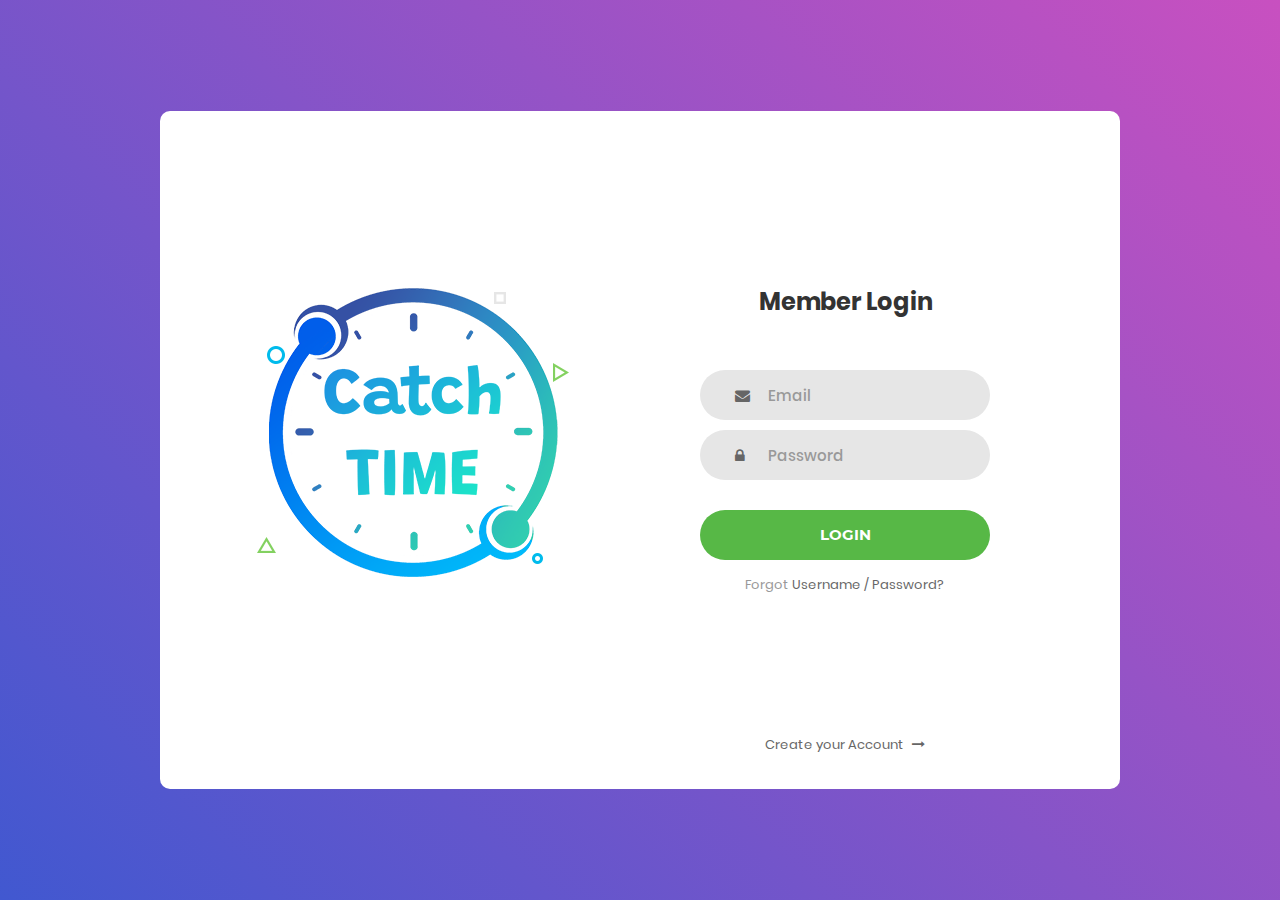
<file: Views/Login/Login.html>
<!DOCTYPE html>
<html lang="en">
<head>
	<title>Login Page</title>
	<meta charset="UTF-8">
	<meta name="viewport" content="width=device-width, initial-scale=1">
<!--===============================================================================================-->	
	<link rel="icon" type="image/png" href="images/icons/favicon.ico"/>
<!--===============================================================================================-->
	<link rel="stylesheet" type="text/css" href="vendor/bootstrap/css/bootstrap.min.css">
<!--===============================================================================================-->
	<link rel="stylesheet" type="text/css" href="fonts/font-awesome-4.7.0/css/font-awesome.min.css">
<!--===============================================================================================-->
	<link rel="stylesheet" type="text/css" href="vendor/animate/animate.css">
<!--===============================================================================================-->	
	<link rel="stylesheet" type="text/css" href="vendor/css-hamburgers/hamburgers.min.css">
<!--===============================================================================================-->
	<link rel="stylesheet" type="text/css" href="vendor/select2/select2.min.css">
<!--===============================================================================================-->
	<link rel="stylesheet" type="text/css" href="css/util.css">
	<link rel="stylesheet" type="text/css" href="css/main.css">
<!--===============================================================================================-->
</head>
<body>
	
	<div class="limiter">
		<div class="container-login100">
			<div class="wrap-login100">
				<div class="login100-pic js-tilt" data-tilt>
					<img src="images/img-01.png" alt="IMG">
				</div>

				<form class="login100-form validate-form">
					<span class="login100-form-title">
						Member Login
					</span>

					<div class="wrap-input100 validate-input" data-validate = "Valid email is required: ex@abc.xyz">
						<input class="input100" type="text" name="email" placeholder="Email">
						<span class="focus-input100"></span>
						<span class="symbol-input100">
							<i class="fa fa-envelope" aria-hidden="true"></i>
						</span>
					</div>

					<div class="wrap-input100 validate-input" data-validate = "Password is required">
						<input class="input100" type="password" name="pass" placeholder="Password">
						<span class="focus-input100"></span>
						<span class="symbol-input100">
							<i class="fa fa-lock" aria-hidden="true"></i>
						</span>
					</div>
					
					<div class="container-login100-form-btn">
						<button class="login100-form-btn">
							Login
						</button>
					</div>

					<div class="text-center p-t-12">
						<span class="txt1">
							Forgot
						</span>
						<a class="txt2" href="#">
							Username / Password?
						</a>
					</div>

					<div class="text-center p-t-136">
						<a class="txt2" href="#">
							Create your Account
							<i class="fa fa-long-arrow-right m-l-5" aria-hidden="true"></i>
						</a>
					</div>
				</form>
			</div>
		</div>
	</div>
	
	

	
<!--===============================================================================================-->	
	<script src="vendor/jquery/jquery-3.2.1.min.js"></script>
<!--===============================================================================================-->
	<script src="vendor/bootstrap/js/popper.js"></script>
	<script src="vendor/bootstrap/js/bootstrap.min.js"></script>
<!--===============================================================================================-->
	<script src="vendor/select2/select2.min.js"></script>
<!--===============================================================================================-->
	<script src="vendor/tilt/tilt.jquery.min.js"></script>
	<script >
		$('.js-tilt').tilt({
			scale: 1.1
		})
	</script>
<!--===============================================================================================-->
	<script src="js/main.js"></script>

</body>
</html>
</file>
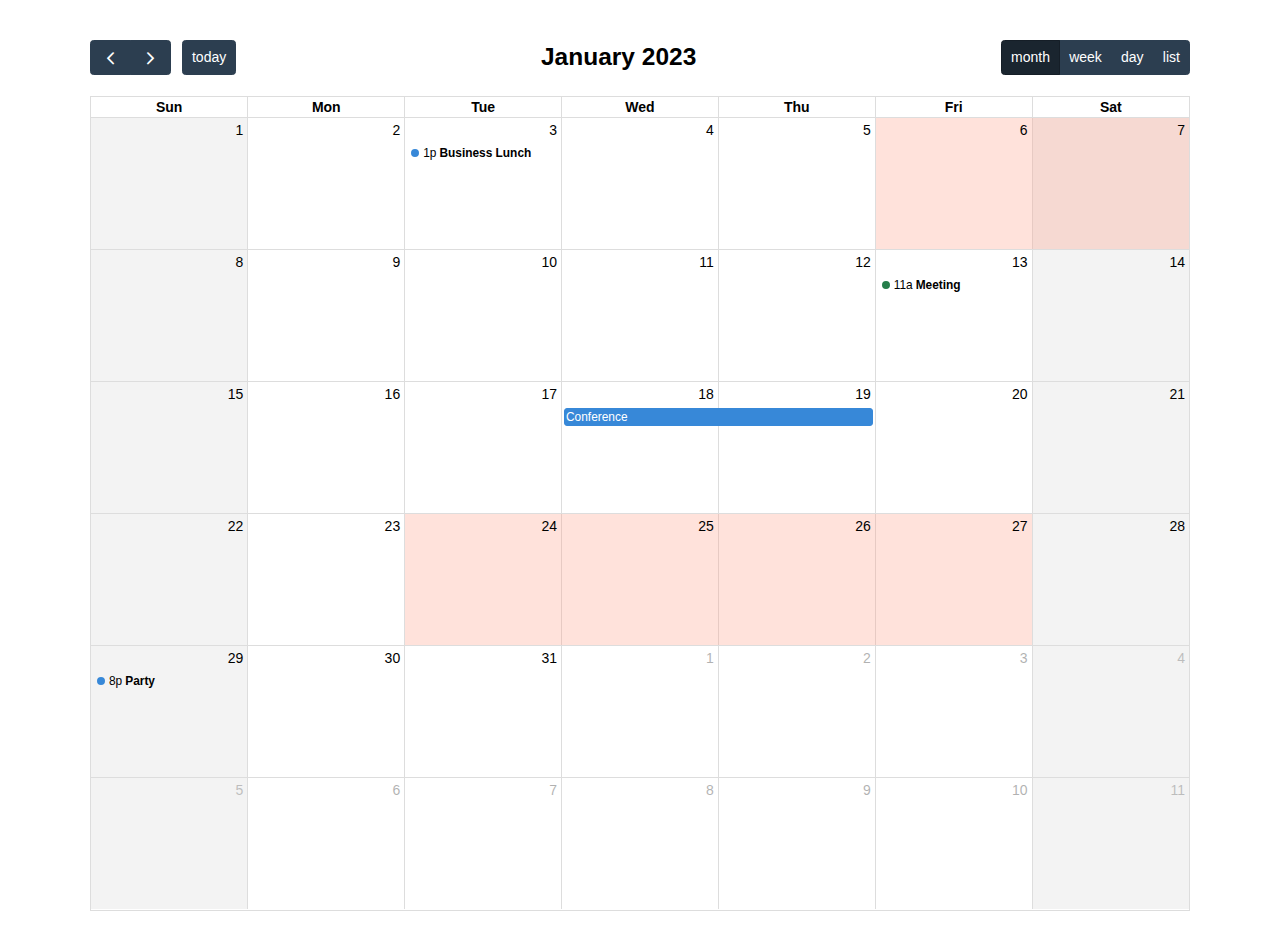
<file: wwwroot/fullcalendar-6.1.10/examples/background-events.html>
<!DOCTYPE html>
<html>
<head>
<meta charset='utf-8' />
<script src='../dist/index.global.js'></script>
<script>

  document.addEventListener('DOMContentLoaded', function() {
    var calendarEl = document.getElementById('calendar');

    var calendar = new FullCalendar.Calendar(calendarEl, {
      headerToolbar: {
        left: 'prev,next today',
        center: 'title',
        right: 'dayGridMonth,timeGridWeek,timeGridDay,listMonth'
      },
      initialDate: '2023-01-12',
      navLinks: true, // can click day/week names to navigate views
      businessHours: true, // display business hours
      editable: true,
      selectable: true,
      events: [
        {
          title: 'Business Lunch',
          start: '2023-01-03T13:00:00',
          constraint: 'businessHours'
        },
        {
          title: 'Meeting',
          start: '2023-01-13T11:00:00',
          constraint: 'availableForMeeting', // defined below
          color: '#257e4a'
        },
        {
          title: 'Conference',
          start: '2023-01-18',
          end: '2023-01-20'
        },
        {
          title: 'Party',
          start: '2023-01-29T20:00:00'
        },

        // areas where "Meeting" must be dropped
        {
          groupId: 'availableForMeeting',
          start: '2023-01-11T10:00:00',
          end: '2023-01-11T16:00:00',
          display: 'background'
        },
        {
          groupId: 'availableForMeeting',
          start: '2023-01-13T10:00:00',
          end: '2023-01-13T16:00:00',
          display: 'background'
        },

        // red areas where no events can be dropped
        {
          start: '2023-01-24',
          end: '2023-01-28',
          overlap: false,
          display: 'background',
          color: '#ff9f89'
        },
        {
          start: '2023-01-06',
          end: '2023-01-08',
          overlap: false,
          display: 'background',
          color: '#ff9f89'
        }
      ]
    });

    calendar.render();
  });

</script>
<style>

  body {
    margin: 40px 10px;
    padding: 0;
    font-family: Arial, Helvetica Neue, Helvetica, sans-serif;
    font-size: 14px;
  }

  #calendar {
    max-width: 1100px;
    margin: 0 auto;
  }

</style>
</head>
<body>

  <div id='calendar'></div>

</body>
</html>
</file>
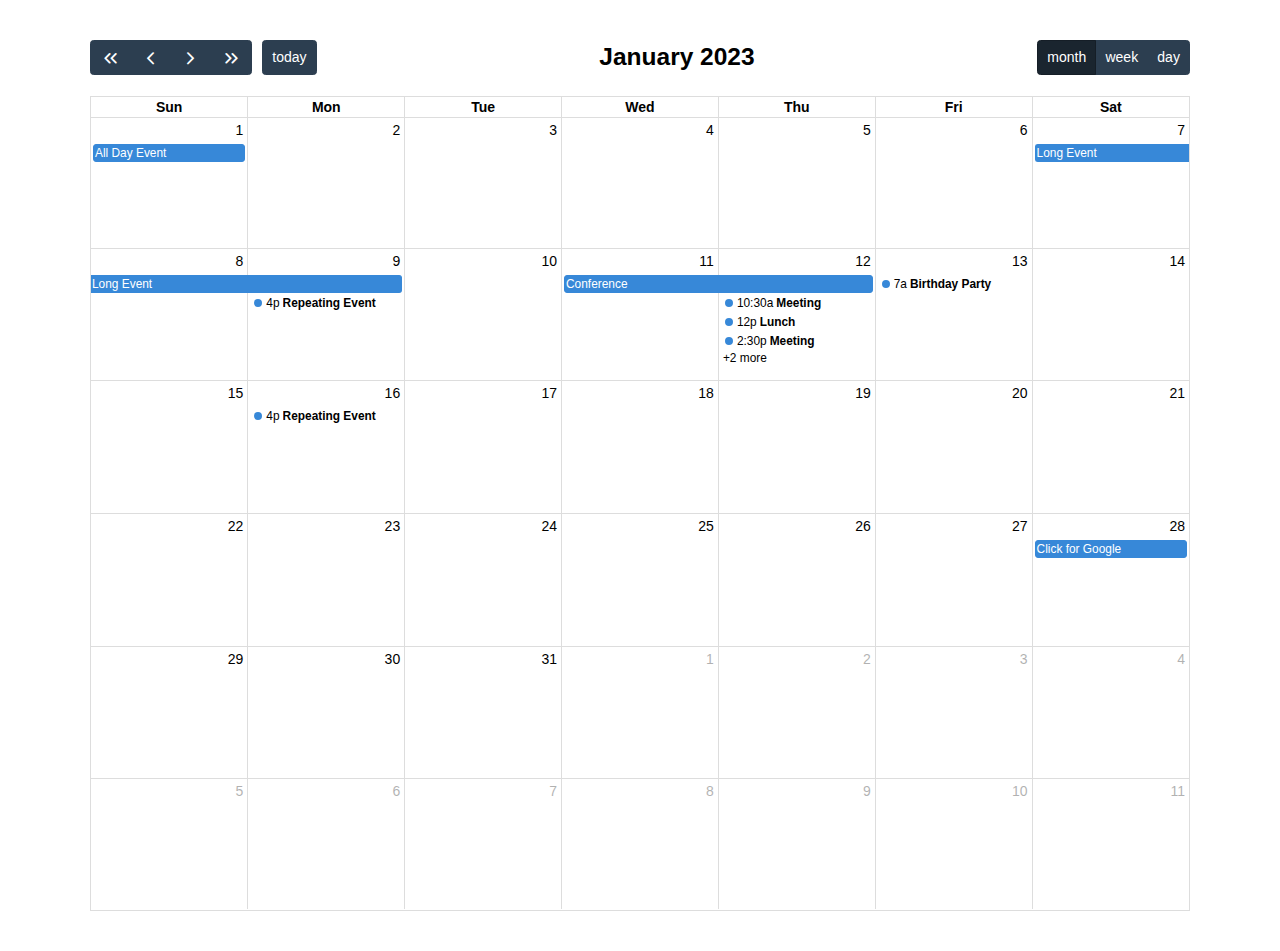
<file: wwwroot/fullcalendar-6.1.10/examples/daygrid-views.html>
<!DOCTYPE html>
<html>
<head>
<meta charset='utf-8' />
<script src='../dist/index.global.js'></script>
<script>

  document.addEventListener('DOMContentLoaded', function() {
    var calendarEl = document.getElementById('calendar');

    var calendar = new FullCalendar.Calendar(calendarEl, {
      headerToolbar: {
        left: 'prevYear,prev,next,nextYear today',
        center: 'title',
        right: 'dayGridMonth,dayGridWeek,dayGridDay'
      },
      initialDate: '2023-01-12',
      navLinks: true, // can click day/week names to navigate views
      editable: true,
      dayMaxEvents: true, // allow "more" link when too many events
      events: [
        {
          title: 'All Day Event',
          start: '2023-01-01'
        },
        {
          title: 'Long Event',
          start: '2023-01-07',
          end: '2023-01-10'
        },
        {
          groupId: 999,
          title: 'Repeating Event',
          start: '2023-01-09T16:00:00'
        },
        {
          groupId: 999,
          title: 'Repeating Event',
          start: '2023-01-16T16:00:00'
        },
        {
          title: 'Conference',
          start: '2023-01-11',
          end: '2023-01-13'
        },
        {
          title: 'Meeting',
          start: '2023-01-12T10:30:00',
          end: '2023-01-12T12:30:00'
        },
        {
          title: 'Lunch',
          start: '2023-01-12T12:00:00'
        },
        {
          title: 'Meeting',
          start: '2023-01-12T14:30:00'
        },
        {
          title: 'Happy Hour',
          start: '2023-01-12T17:30:00'
        },
        {
          title: 'Dinner',
          start: '2023-01-12T20:00:00'
        },
        {
          title: 'Birthday Party',
          start: '2023-01-13T07:00:00'
        },
        {
          title: 'Click for Google',
          url: 'http://google.com/',
          start: '2023-01-28'
        }
      ]
    });

    calendar.render();
  });

</script>
<style>

  body {
    margin: 40px 10px;
    padding: 0;
    font-family: Arial, Helvetica Neue, Helvetica, sans-serif;
    font-size: 14px;
  }

  #calendar {
    max-width: 1100px;
    margin: 0 auto;
  }

</style>
</head>
<body>

  <div id='calendar'></div>

</body>
</html>
</file>
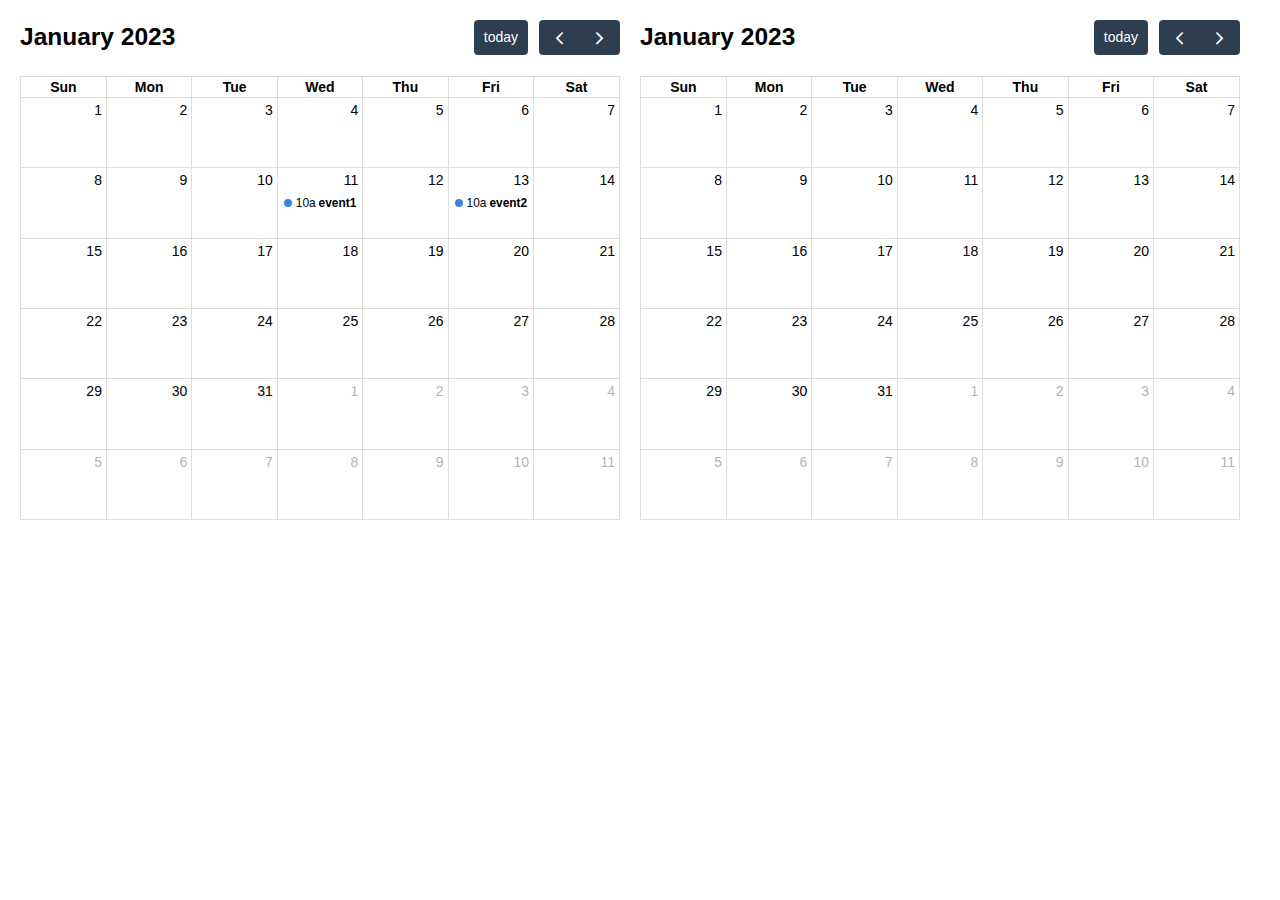
<file: wwwroot/fullcalendar-6.1.10/examples/external-dragging-2cals.html>
<!DOCTYPE html>
<html>
<head>
<meta charset='utf-8' />
<script src='../dist/index.global.js'></script>
<script>

  document.addEventListener('DOMContentLoaded', function() {
    var srcCalendarEl = document.getElementById('source-calendar');
    var destCalendarEl = document.getElementById('destination-calendar');

    var srcCalendar = new FullCalendar.Calendar(srcCalendarEl, {
      editable: true,
      initialDate: '2023-01-12',
      events: [
        {
          title: 'event1',
          start: '2023-01-11T10:00:00',
          end: '2023-01-11T16:00:00'
        },
        {
          title: 'event2',
          start: '2023-01-13T10:00:00',
          end: '2023-01-13T16:00:00'
        }
      ],
      eventLeave: function(info) {
        console.log('event left!', info.event);
      }
    });

    var destCalendar = new FullCalendar.Calendar(destCalendarEl, {
      initialDate: '2023-01-12',
      editable: true,
      droppable: true, // will let it receive events!
      eventReceive: function(info) {
        console.log('event received!', info.event);
      }
    });

    srcCalendar.render();
    destCalendar.render();
  });

</script>
<style>

  body {
    margin: 20px 0 0 20px;
    font-size: 14px;
    font-family: Arial, Helvetica Neue, Helvetica, sans-serif;
  }

  #source-calendar,
  #destination-calendar {
    float: left;
    width: 600px;
    margin: 0 20px 20px 0;
  }

</style>
</head>
<body>

  <div id='source-calendar'></div>
  <div id='destination-calendar'></div>

</body>
</html>
</file>
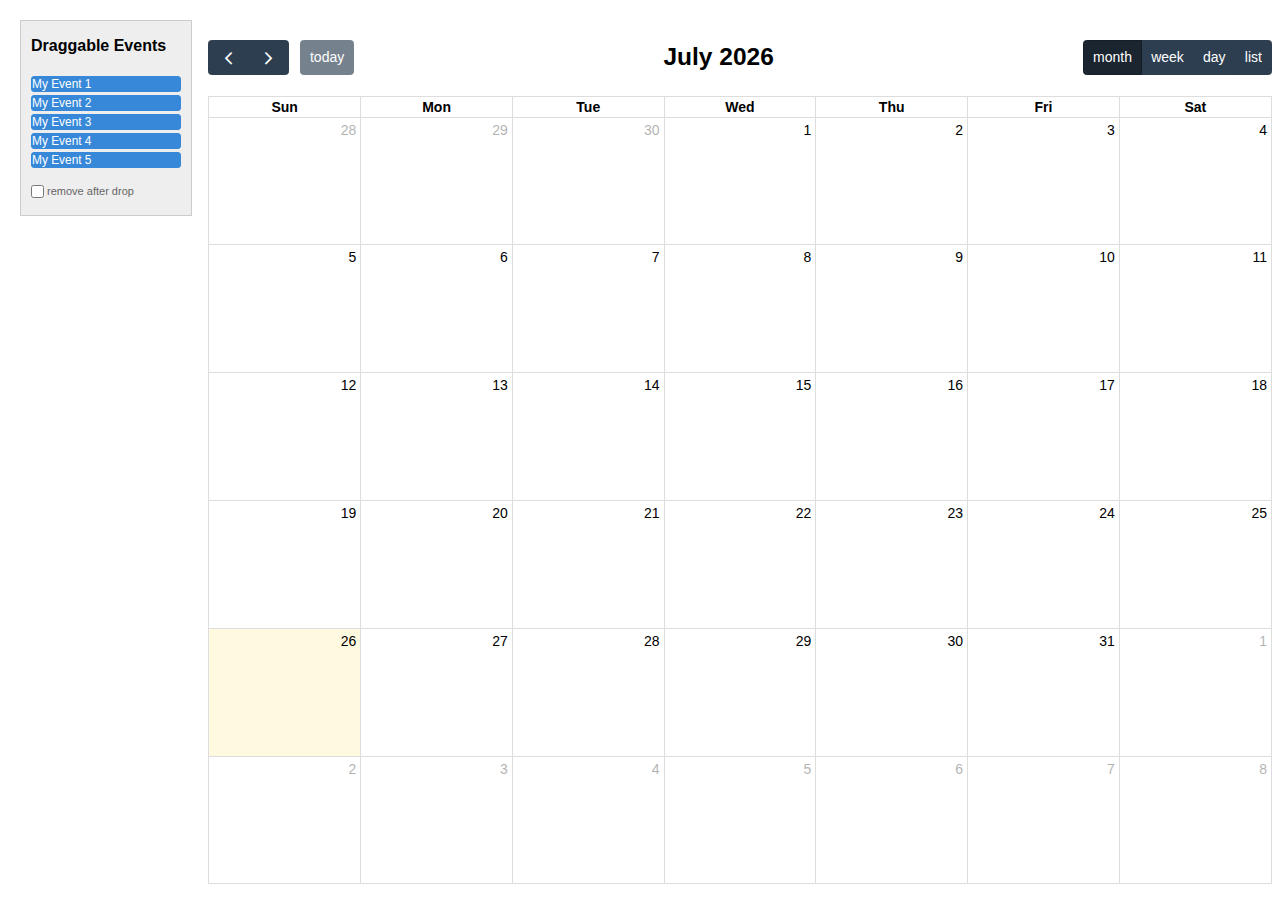
<file: wwwroot/fullcalendar-6.1.10/examples/external-dragging-builtin.html>
<!DOCTYPE html>
<html>
<head>
<meta charset='utf-8' />
<script src='../dist/index.global.js'></script>
<script>

  document.addEventListener('DOMContentLoaded', function() {

    /* initialize the external events
    -----------------------------------------------------------------*/

    var containerEl = document.getElementById('external-events-list');
    new FullCalendar.Draggable(containerEl, {
      itemSelector: '.fc-event',
      eventData: function(eventEl) {
        return {
          title: eventEl.innerText.trim()
        }
      }
    });

    //// the individual way to do it
    // var containerEl = document.getElementById('external-events-list');
    // var eventEls = Array.prototype.slice.call(
    //   containerEl.querySelectorAll('.fc-event')
    // );
    // eventEls.forEach(function(eventEl) {
    //   new FullCalendar.Draggable(eventEl, {
    //     eventData: {
    //       title: eventEl.innerText.trim(),
    //     }
    //   });
    // });

    /* initialize the calendar
    -----------------------------------------------------------------*/

    var calendarEl = document.getElementById('calendar');
    var calendar = new FullCalendar.Calendar(calendarEl, {
      headerToolbar: {
        left: 'prev,next today',
        center: 'title',
        right: 'dayGridMonth,timeGridWeek,timeGridDay,listWeek'
      },
      editable: true,
      droppable: true, // this allows things to be dropped onto the calendar
      drop: function(arg) {
        // is the "remove after drop" checkbox checked?
        if (document.getElementById('drop-remove').checked) {
          // if so, remove the element from the "Draggable Events" list
          arg.draggedEl.parentNode.removeChild(arg.draggedEl);
        }
      }
    });
    calendar.render();

  });

</script>
<style>

  body {
    margin-top: 40px;
    font-size: 14px;
    font-family: Arial, Helvetica Neue, Helvetica, sans-serif;
  }

  #external-events {
    position: fixed;
    left: 20px;
    top: 20px;
    width: 150px;
    padding: 0 10px;
    border: 1px solid #ccc;
    background: #eee;
    text-align: left;
  }

  #external-events h4 {
    font-size: 16px;
    margin-top: 0;
    padding-top: 1em;
  }

  #external-events .fc-event {
    margin: 3px 0;
    cursor: move;
  }

  #external-events p {
    margin: 1.5em 0;
    font-size: 11px;
    color: #666;
  }

  #external-events p input {
    margin: 0;
    vertical-align: middle;
  }

  #calendar-wrap {
    margin-left: 200px;
  }

  #calendar {
    max-width: 1100px;
    margin: 0 auto;
  }

</style>
</head>
<body>
  <div id='wrap'>

    <div id='external-events'>
      <h4>Draggable Events</h4>

      <div id='external-events-list'>
        <div class='fc-event fc-h-event fc-daygrid-event fc-daygrid-block-event'>
          <div class='fc-event-main'>My Event 1</div>
        </div>
        <div class='fc-event fc-h-event fc-daygrid-event fc-daygrid-block-event'>
          <div class='fc-event-main'>My Event 2</div>
        </div>
        <div class='fc-event fc-h-event fc-daygrid-event fc-daygrid-block-event'>
          <div class='fc-event-main'>My Event 3</div>
        </div>
        <div class='fc-event fc-h-event fc-daygrid-event fc-daygrid-block-event'>
          <div class='fc-event-main'>My Event 4</div>
        </div>
        <div class='fc-event fc-h-event fc-daygrid-event fc-daygrid-block-event'>
          <div class='fc-event-main'>My Event 5</div>
        </div>
      </div>

      <p>
        <input type='checkbox' id='drop-remove' />
        <label for='drop-remove'>remove after drop</label>
      </p>
    </div>

    <div id='calendar-wrap'>
      <div id='calendar'></div>
    </div>

  </div>
</body>
</html>
</file>
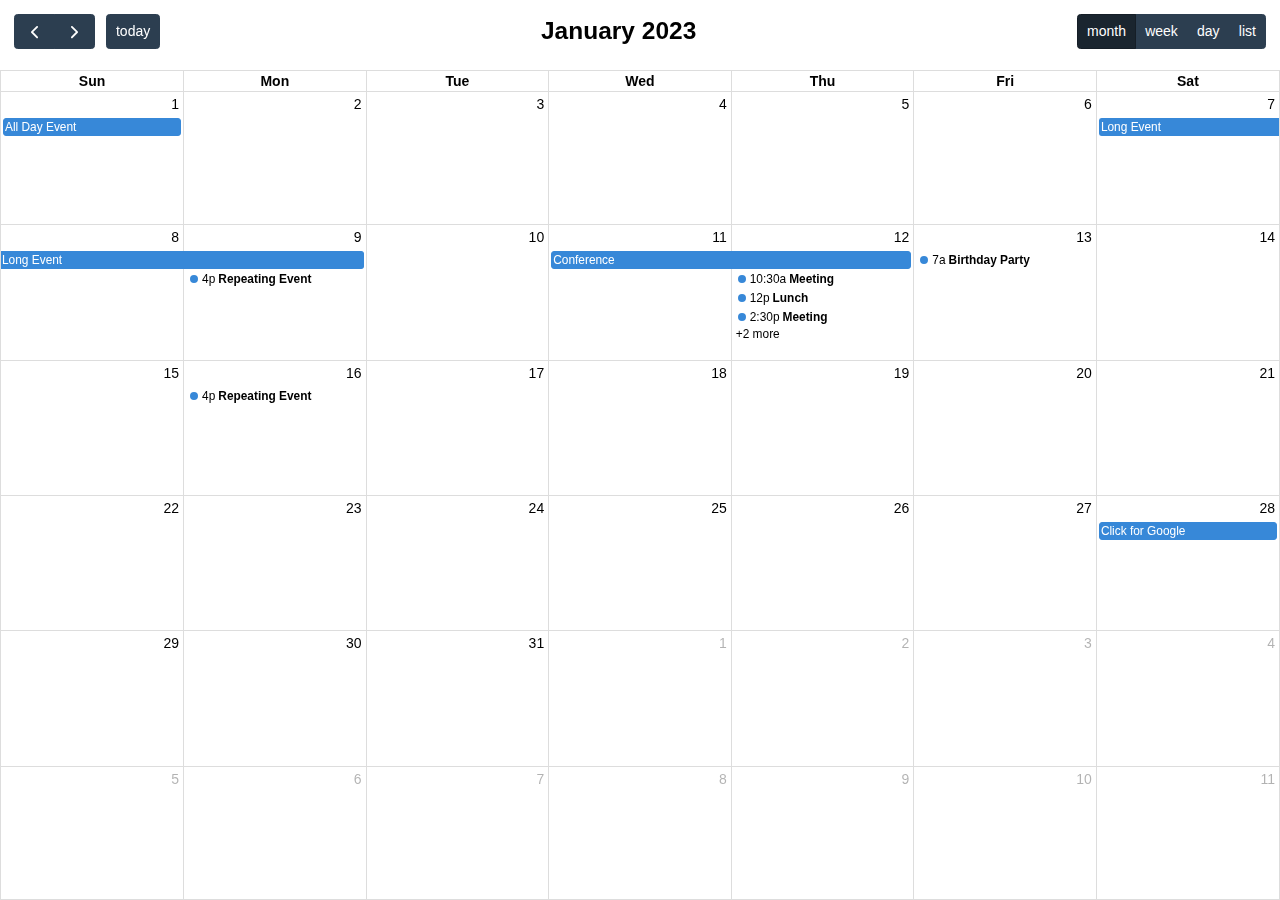
<file: wwwroot/fullcalendar-6.1.10/examples/full-height.html>
<!DOCTYPE html>
<html>
<head>
<meta charset='utf-8' />
<script src='../dist/index.global.js'></script>
<script>

  document.addEventListener('DOMContentLoaded', function() {
    var calendarEl = document.getElementById('calendar');

    var calendar = new FullCalendar.Calendar(calendarEl, {
      height: '100%',
      expandRows: true,
      slotMinTime: '08:00',
      slotMaxTime: '20:00',
      headerToolbar: {
        left: 'prev,next today',
        center: 'title',
        right: 'dayGridMonth,timeGridWeek,timeGridDay,listWeek'
      },
      initialView: 'dayGridMonth',
      initialDate: '2023-01-12',
      navLinks: true, // can click day/week names to navigate views
      editable: true,
      selectable: true,
      nowIndicator: true,
      dayMaxEvents: true, // allow "more" link when too many events
      events: [
        {
          title: 'All Day Event',
          start: '2023-01-01',
        },
        {
          title: 'Long Event',
          start: '2023-01-07',
          end: '2023-01-10'
        },
        {
          groupId: 999,
          title: 'Repeating Event',
          start: '2023-01-09T16:00:00'
        },
        {
          groupId: 999,
          title: 'Repeating Event',
          start: '2023-01-16T16:00:00'
        },
        {
          title: 'Conference',
          start: '2023-01-11',
          end: '2023-01-13'
        },
        {
          title: 'Meeting',
          start: '2023-01-12T10:30:00',
          end: '2023-01-12T12:30:00'
        },
        {
          title: 'Lunch',
          start: '2023-01-12T12:00:00'
        },
        {
          title: 'Meeting',
          start: '2023-01-12T14:30:00'
        },
        {
          title: 'Happy Hour',
          start: '2023-01-12T17:30:00'
        },
        {
          title: 'Dinner',
          start: '2023-01-12T20:00:00'
        },
        {
          title: 'Birthday Party',
          start: '2023-01-13T07:00:00'
        },
        {
          title: 'Click for Google',
          url: 'http://google.com/',
          start: '2023-01-28'
        }
      ]
    });

    calendar.render();
  });

</script>
<style>

  html, body {
    overflow: hidden; /* don't do scrollbars */
    font-family: Arial, Helvetica Neue, Helvetica, sans-serif;
    font-size: 14px;
  }

  #calendar-container {
    position: fixed;
    top: 0;
    left: 0;
    right: 0;
    bottom: 0;
  }

  .fc-header-toolbar {
    /*
    the calendar will be butting up against the edges,
    but let's scoot in the header's buttons
    */
    padding-top: 1em;
    padding-left: 1em;
    padding-right: 1em;
  }

</style>
</head>
<body>

  <div id='calendar-container'>
    <div id='calendar'></div>
  </div>

</body>
</html>
</file>
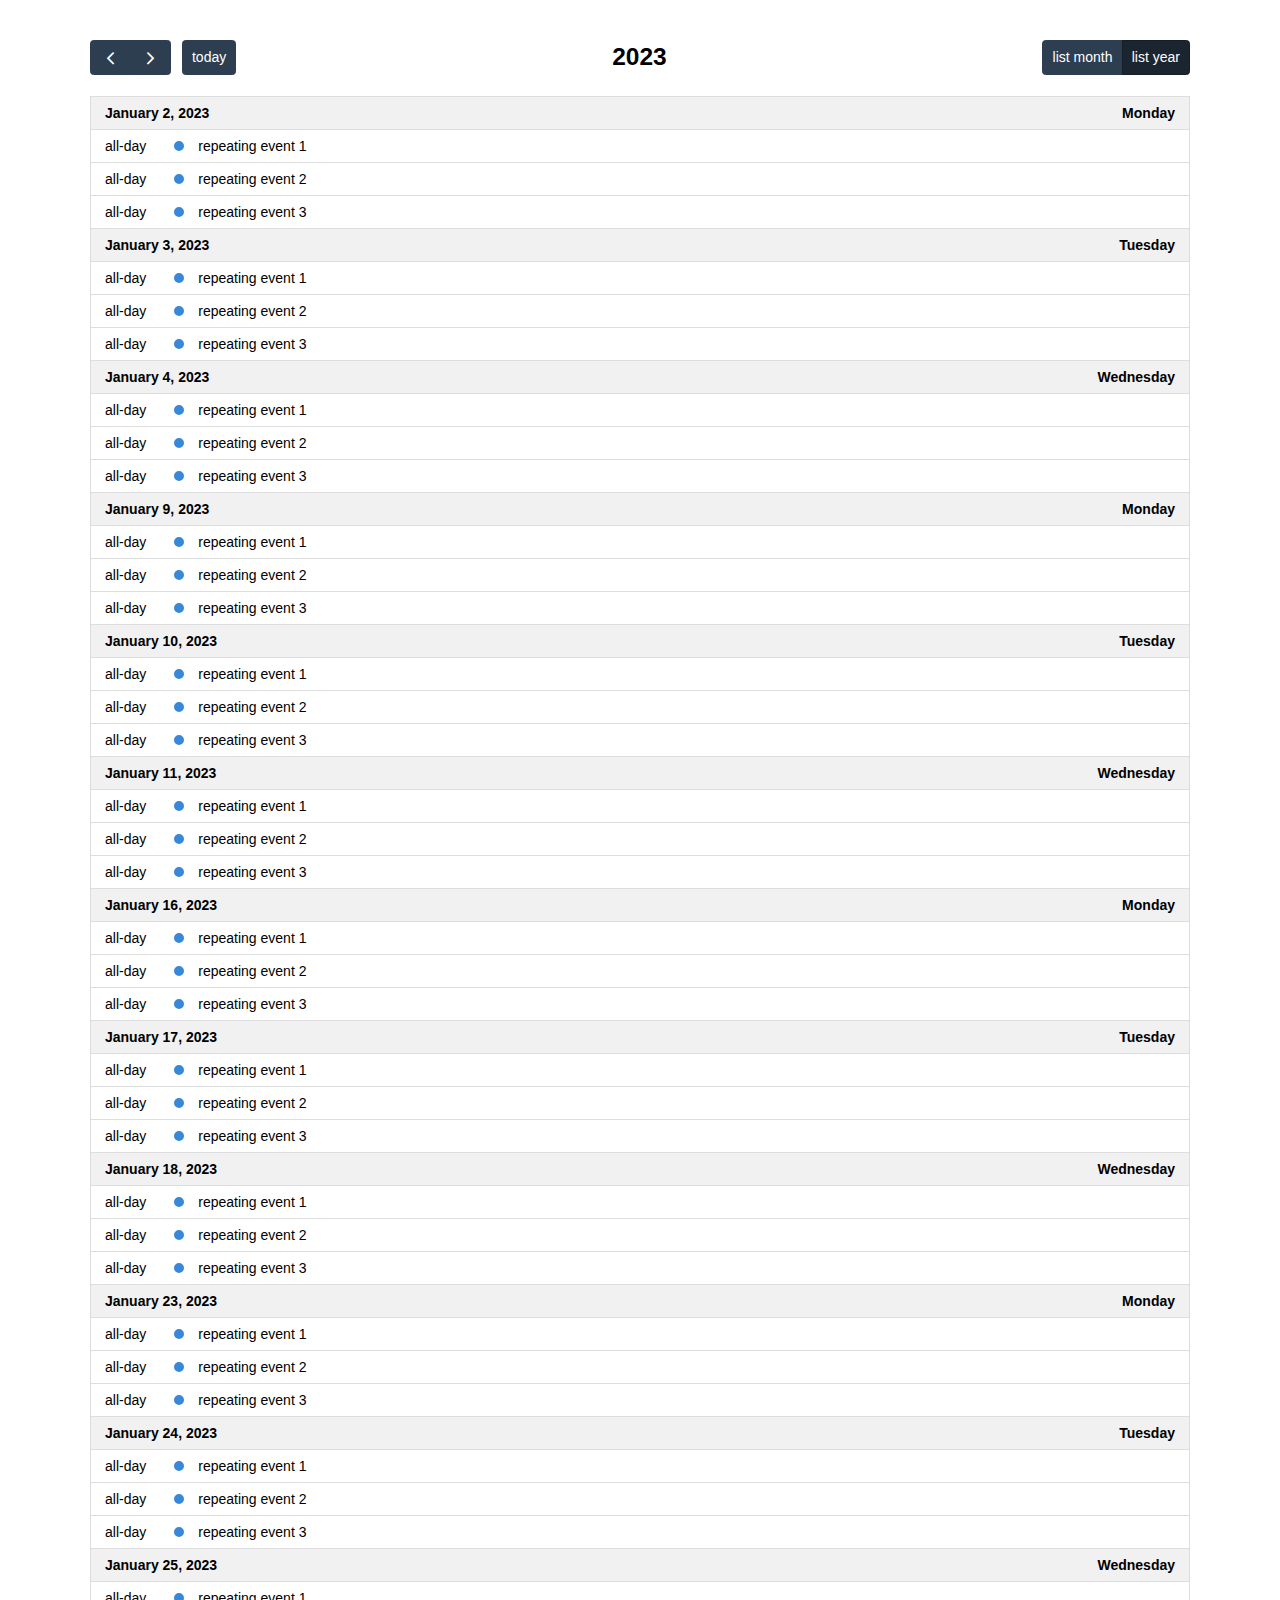
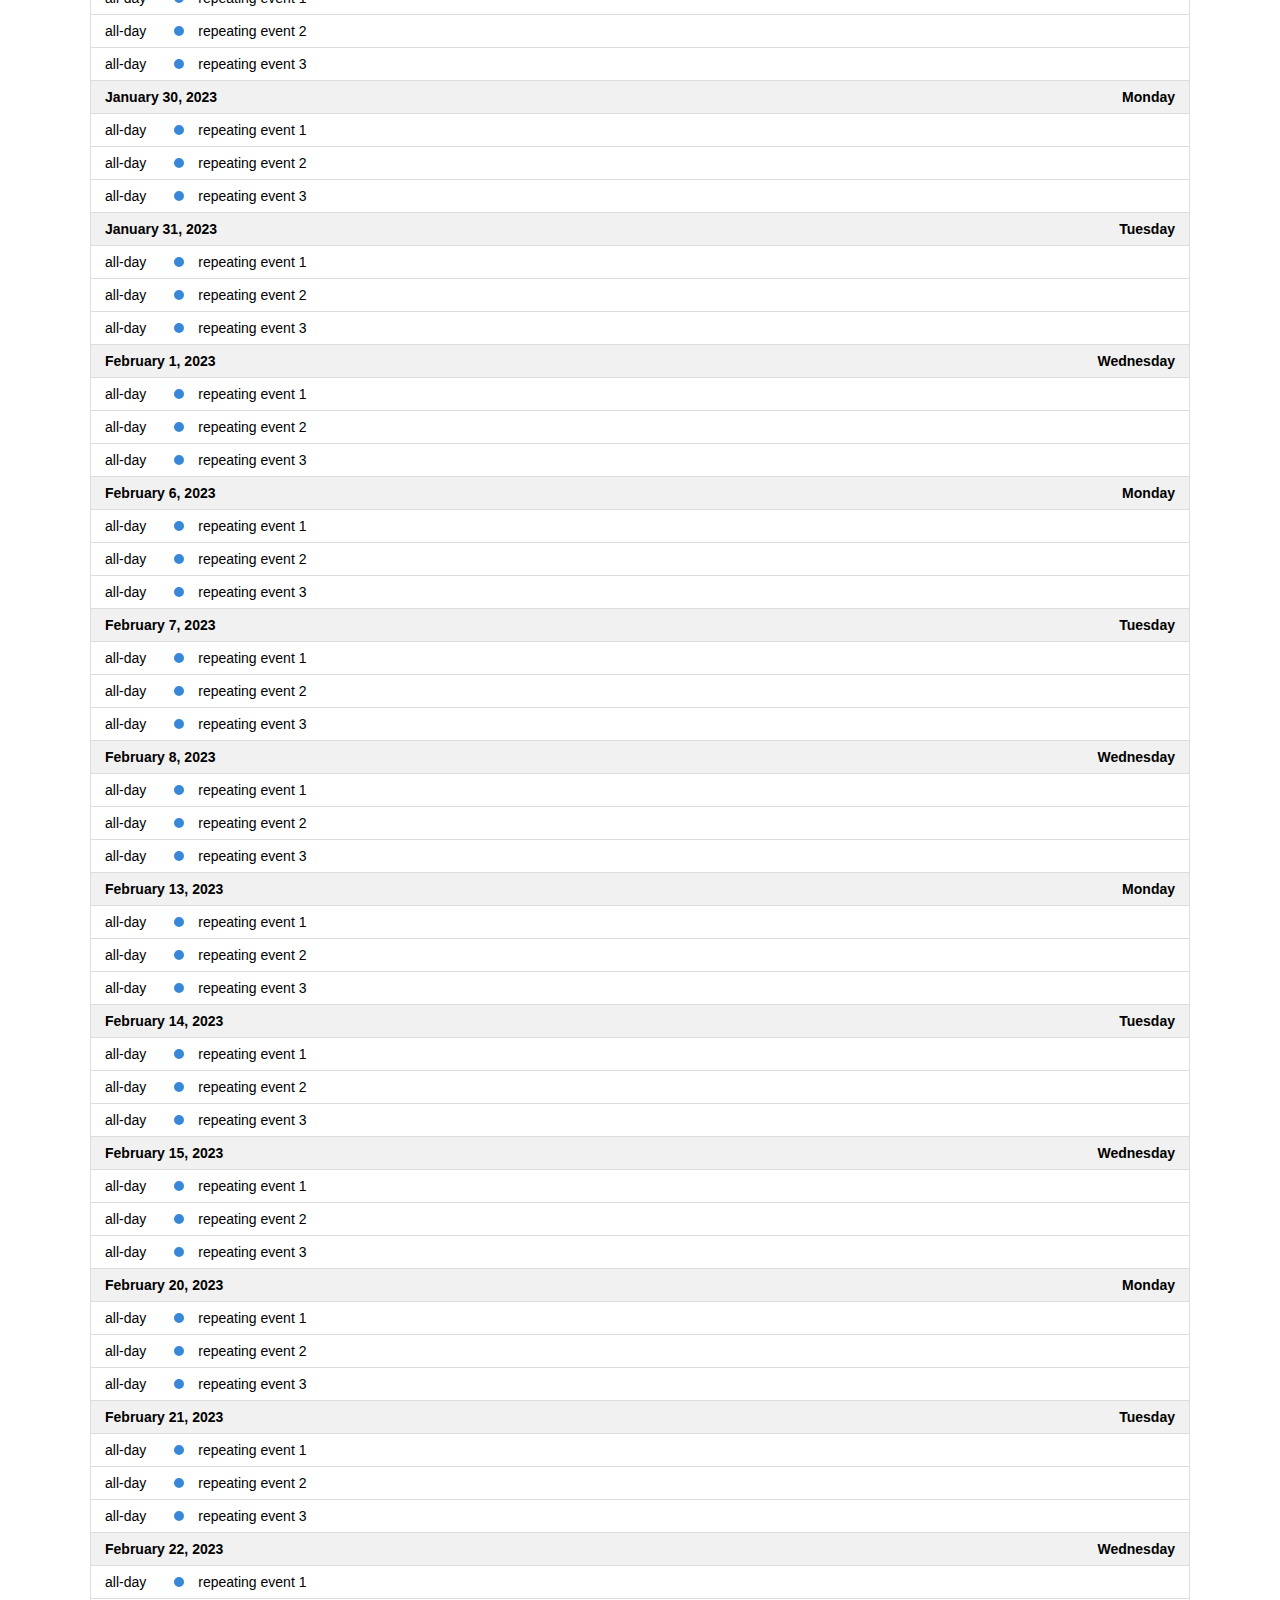
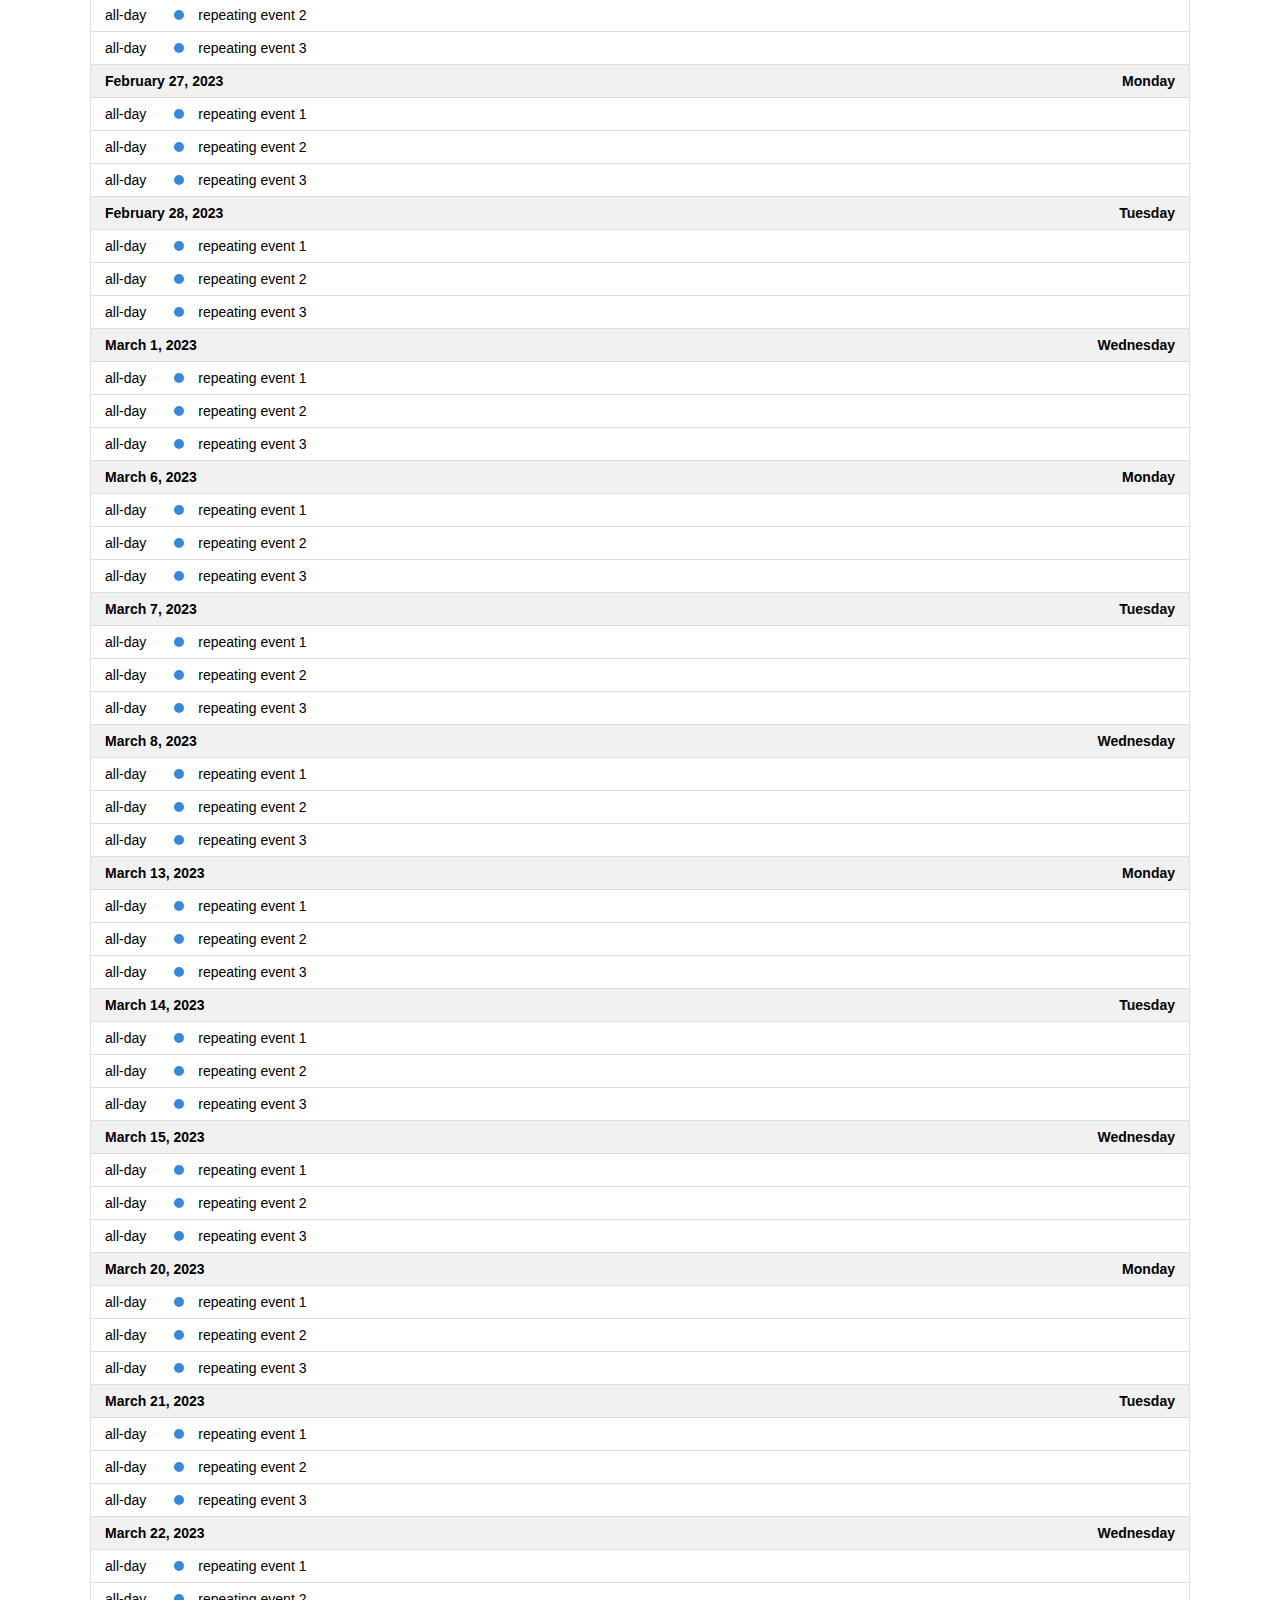
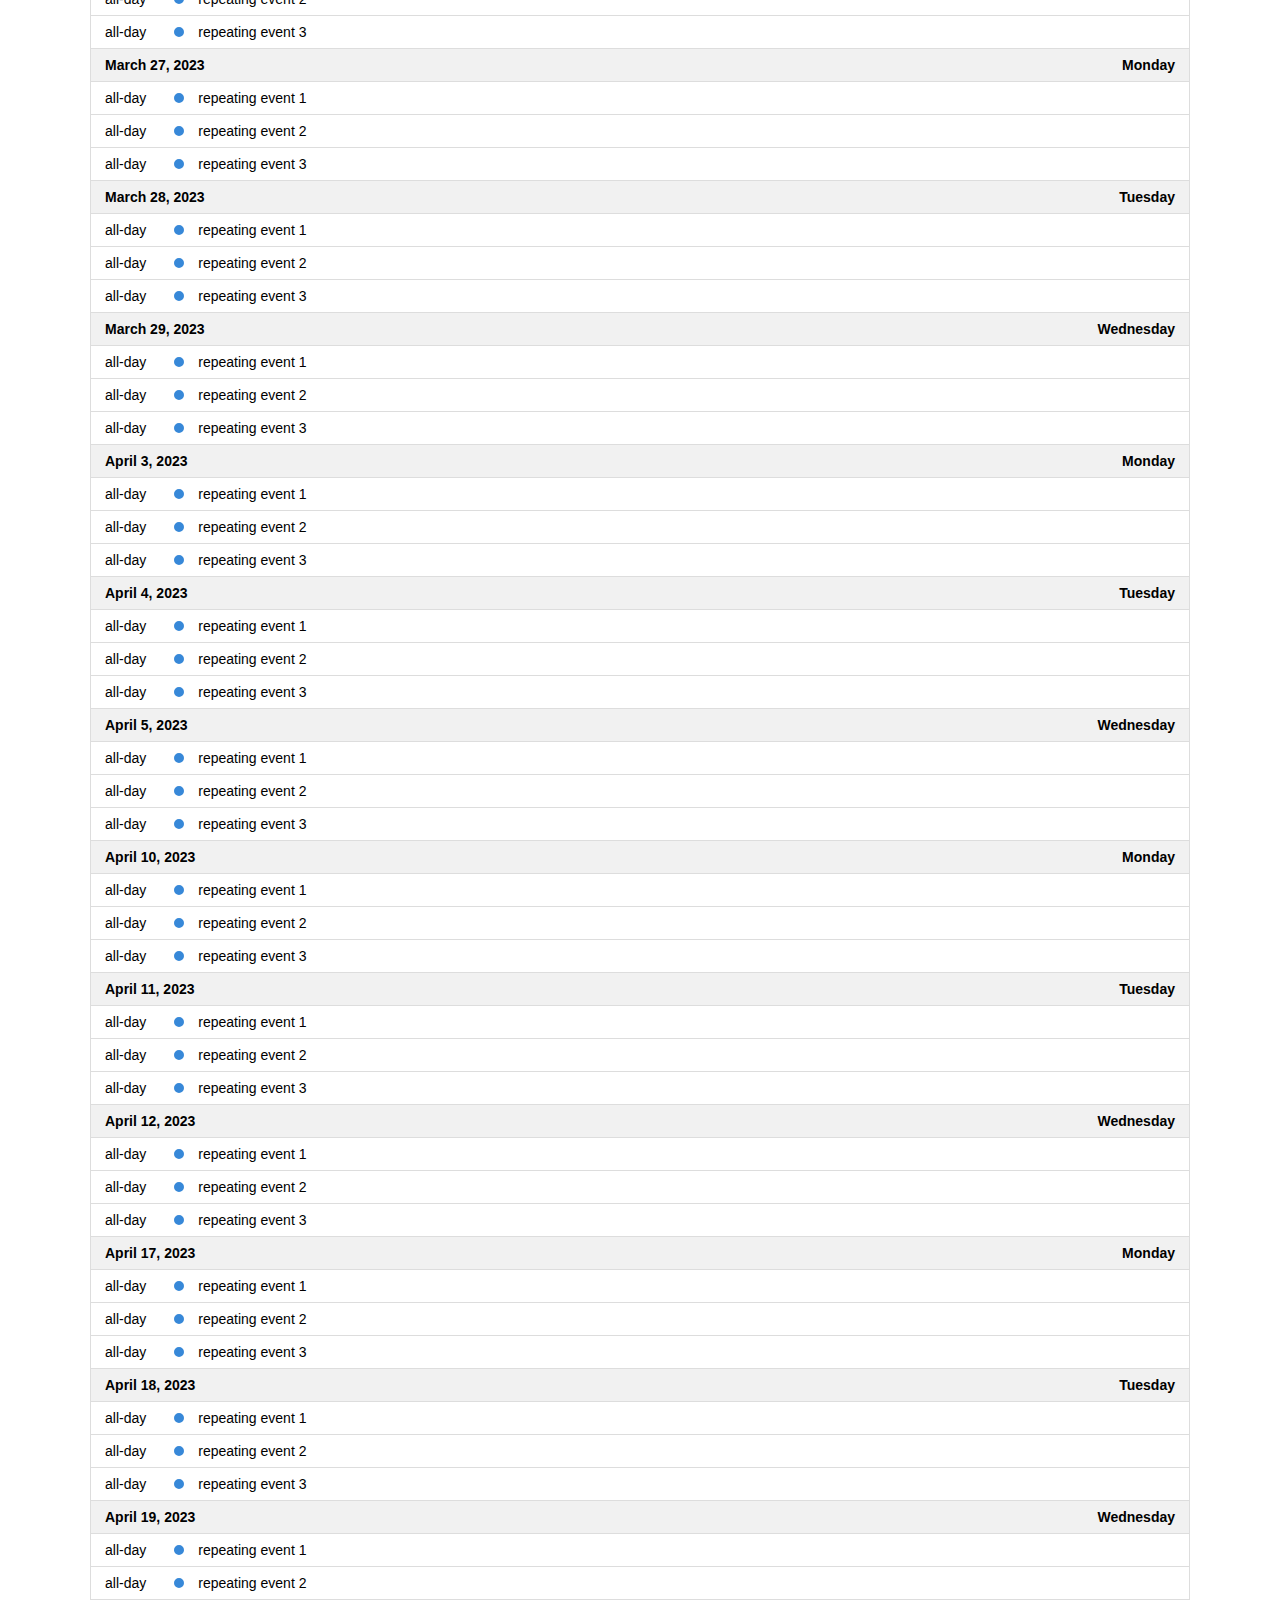
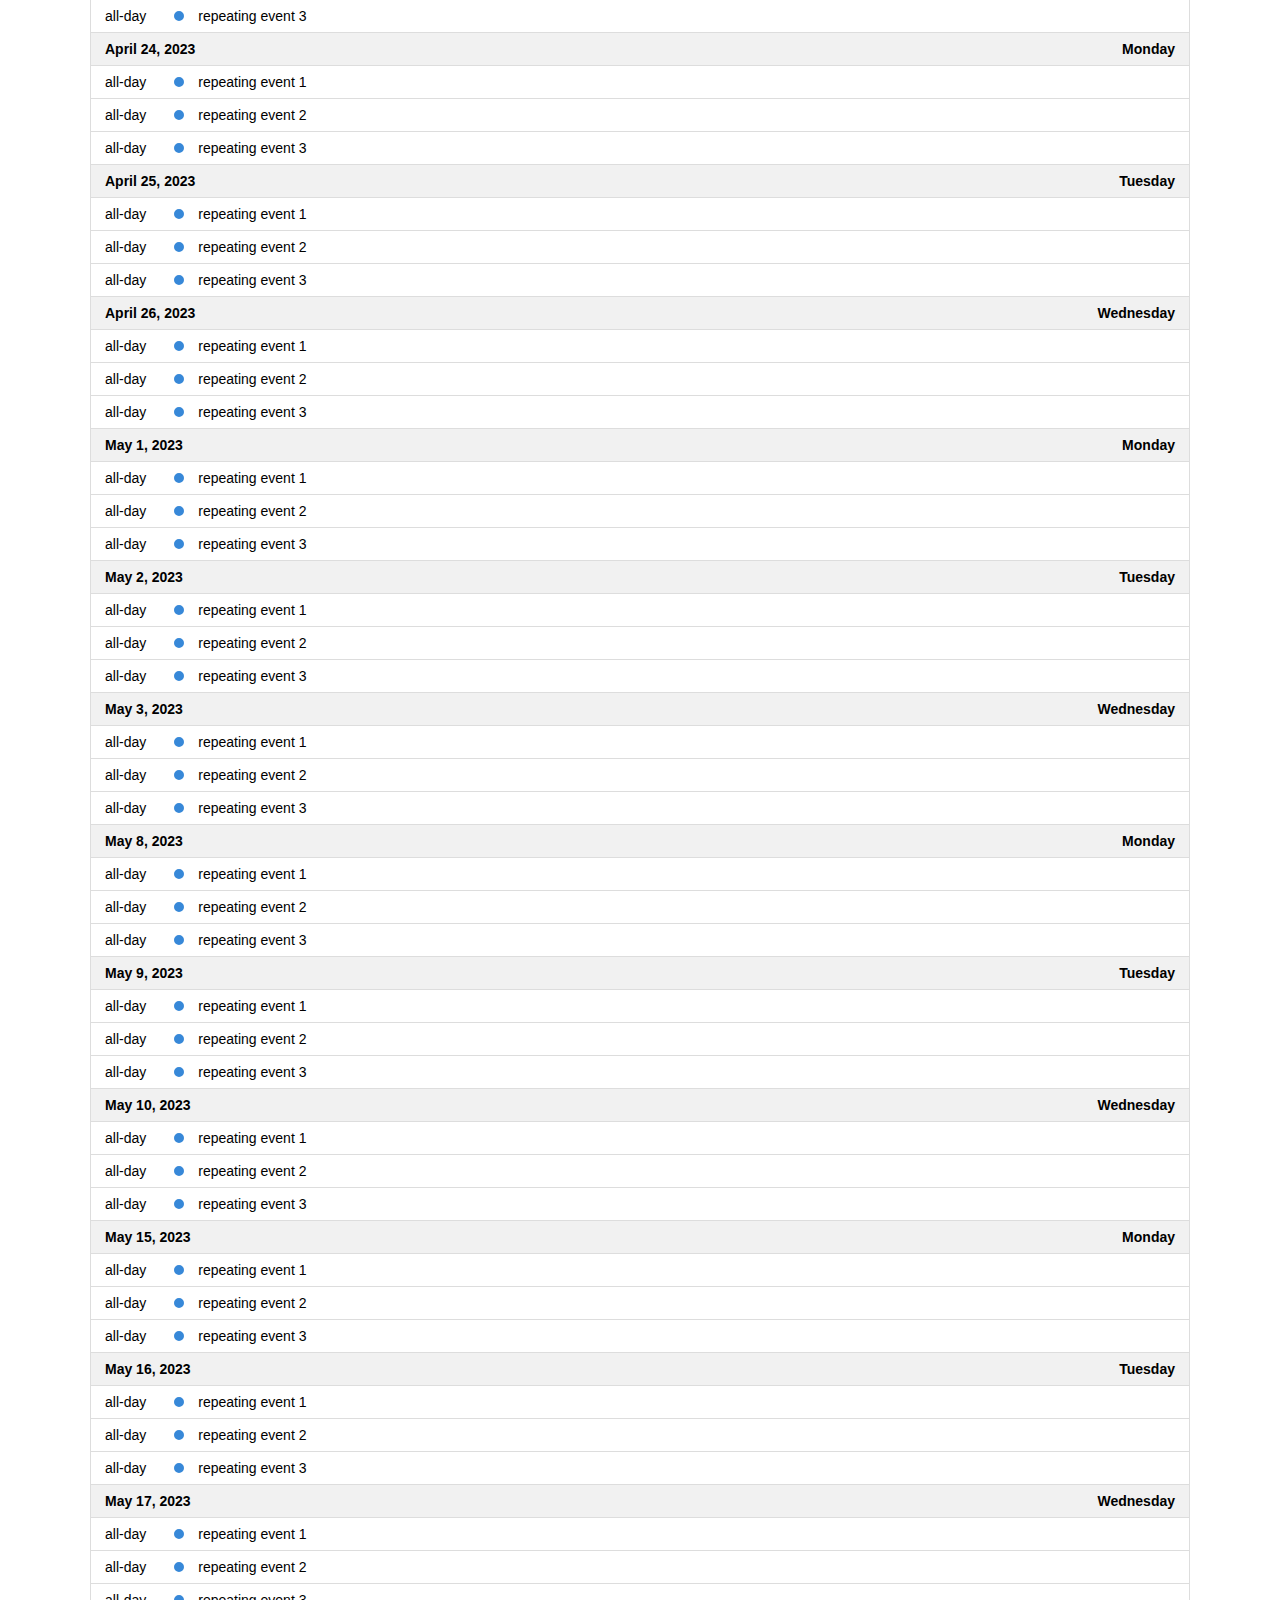
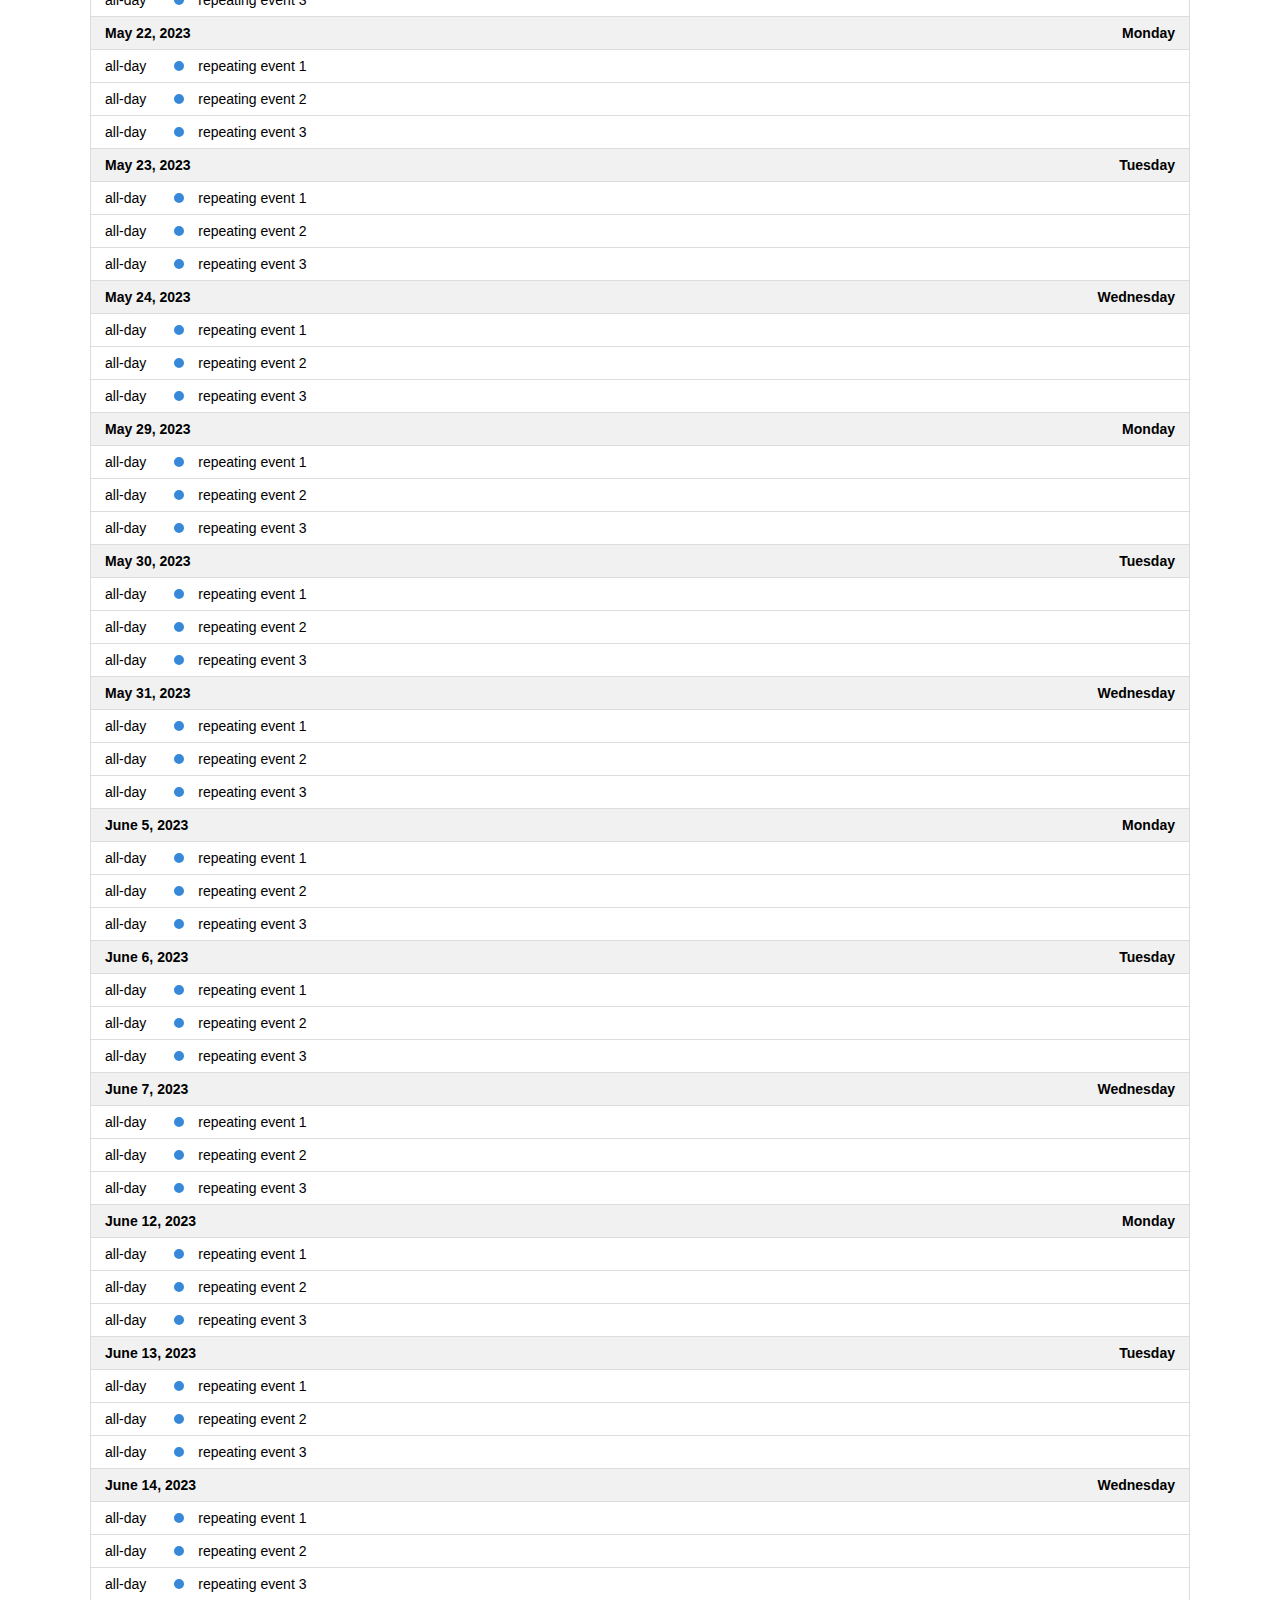
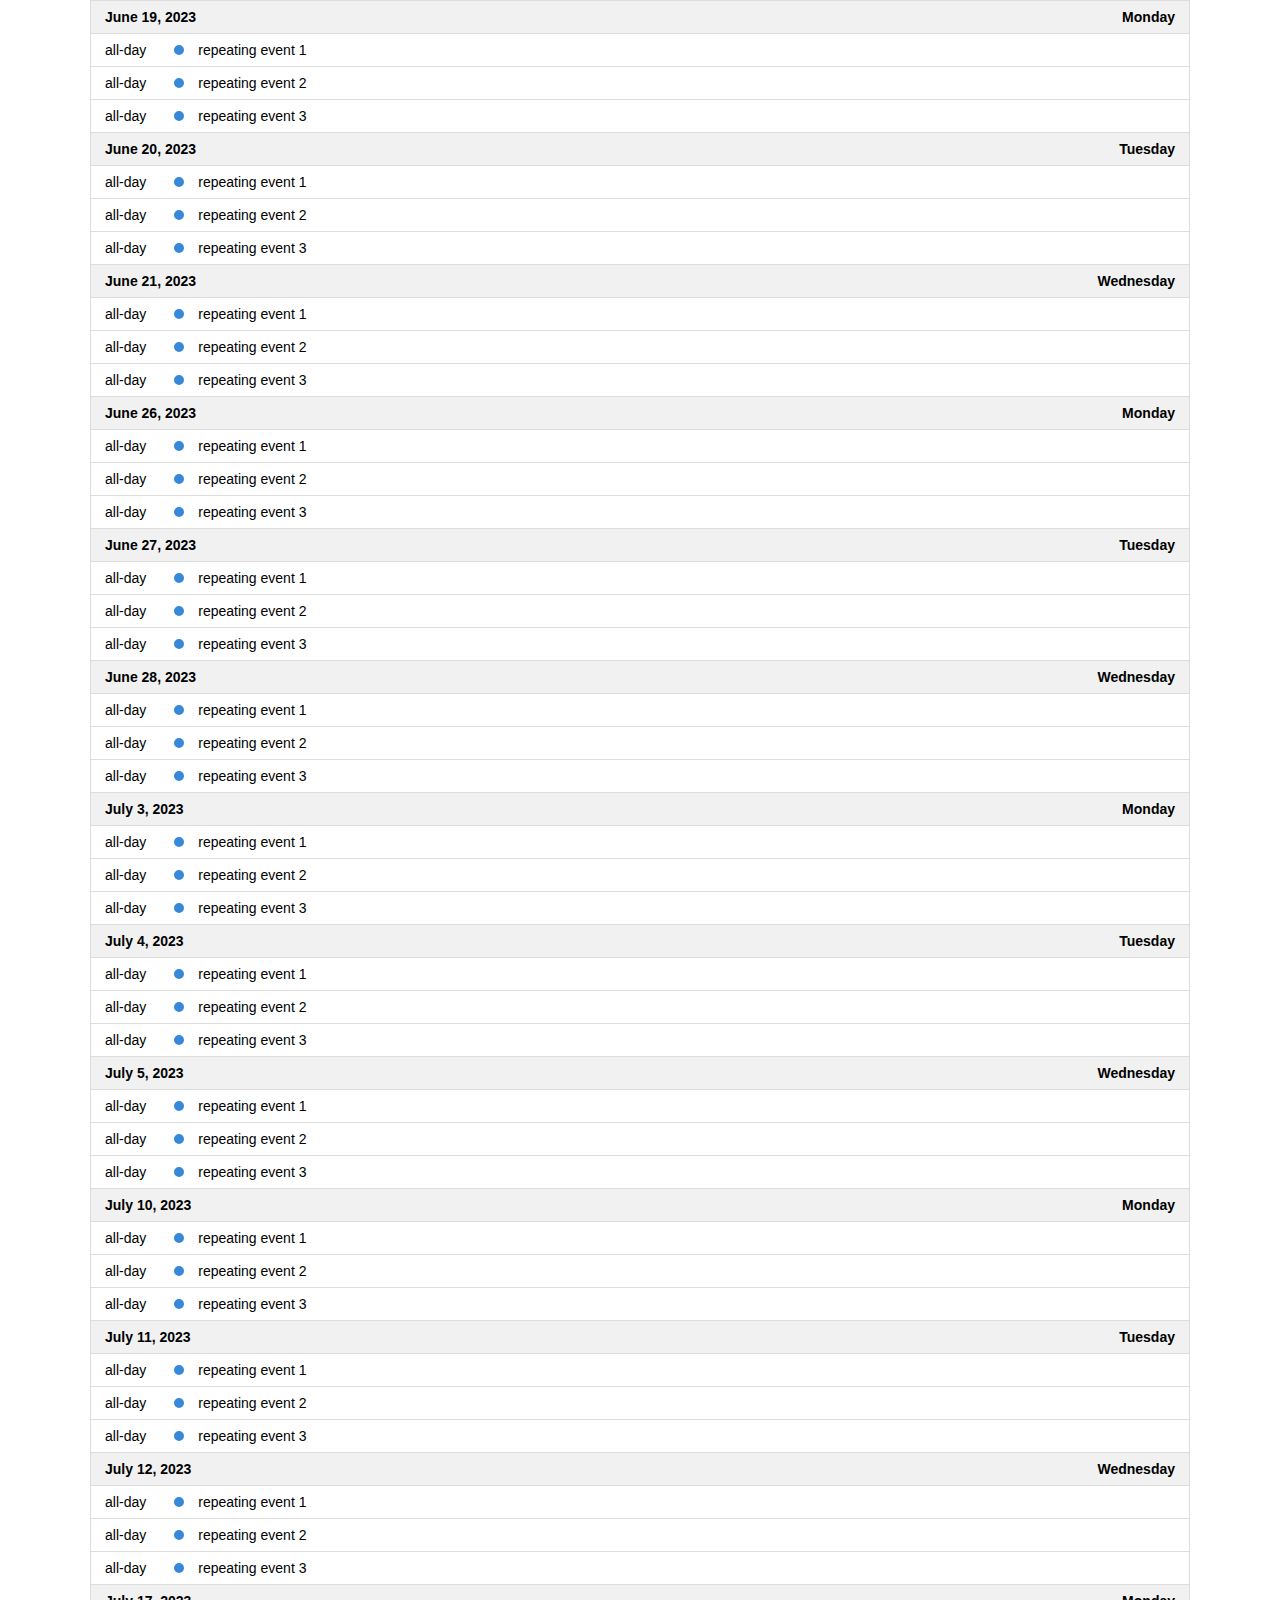
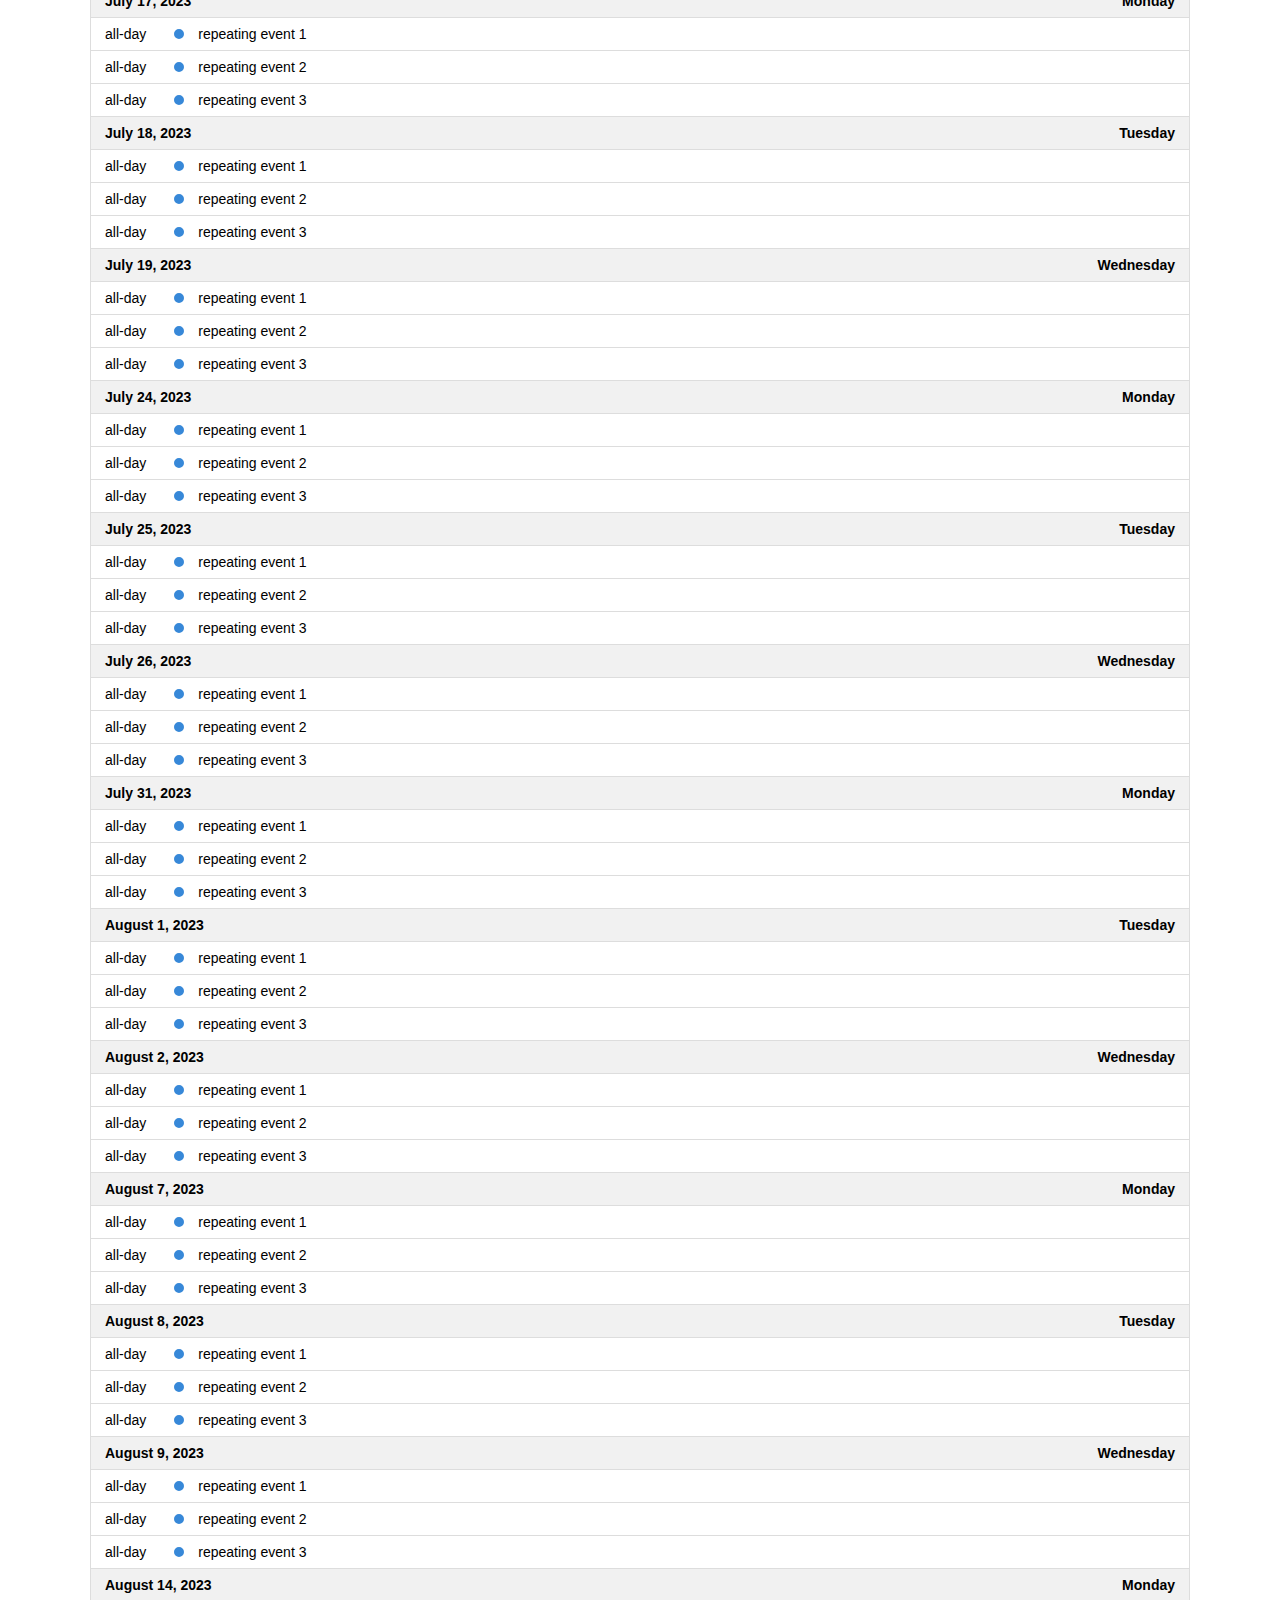
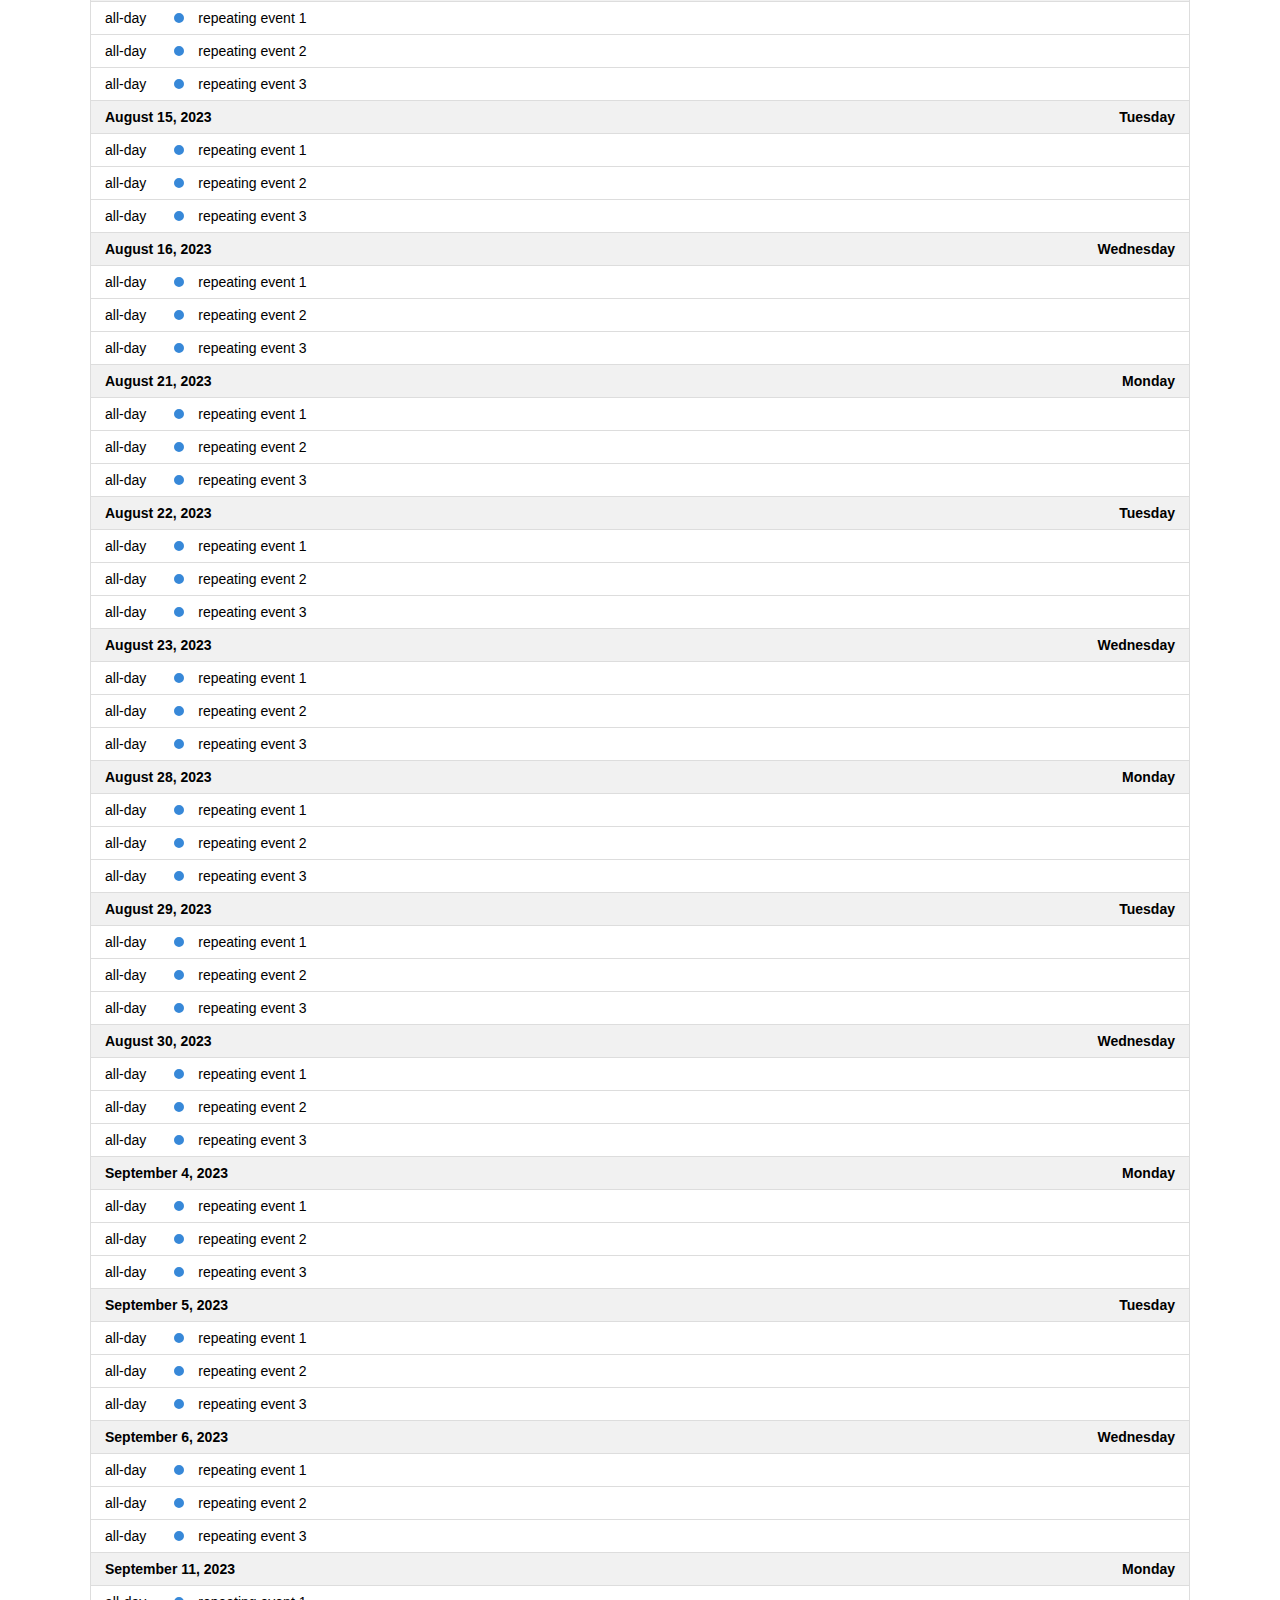
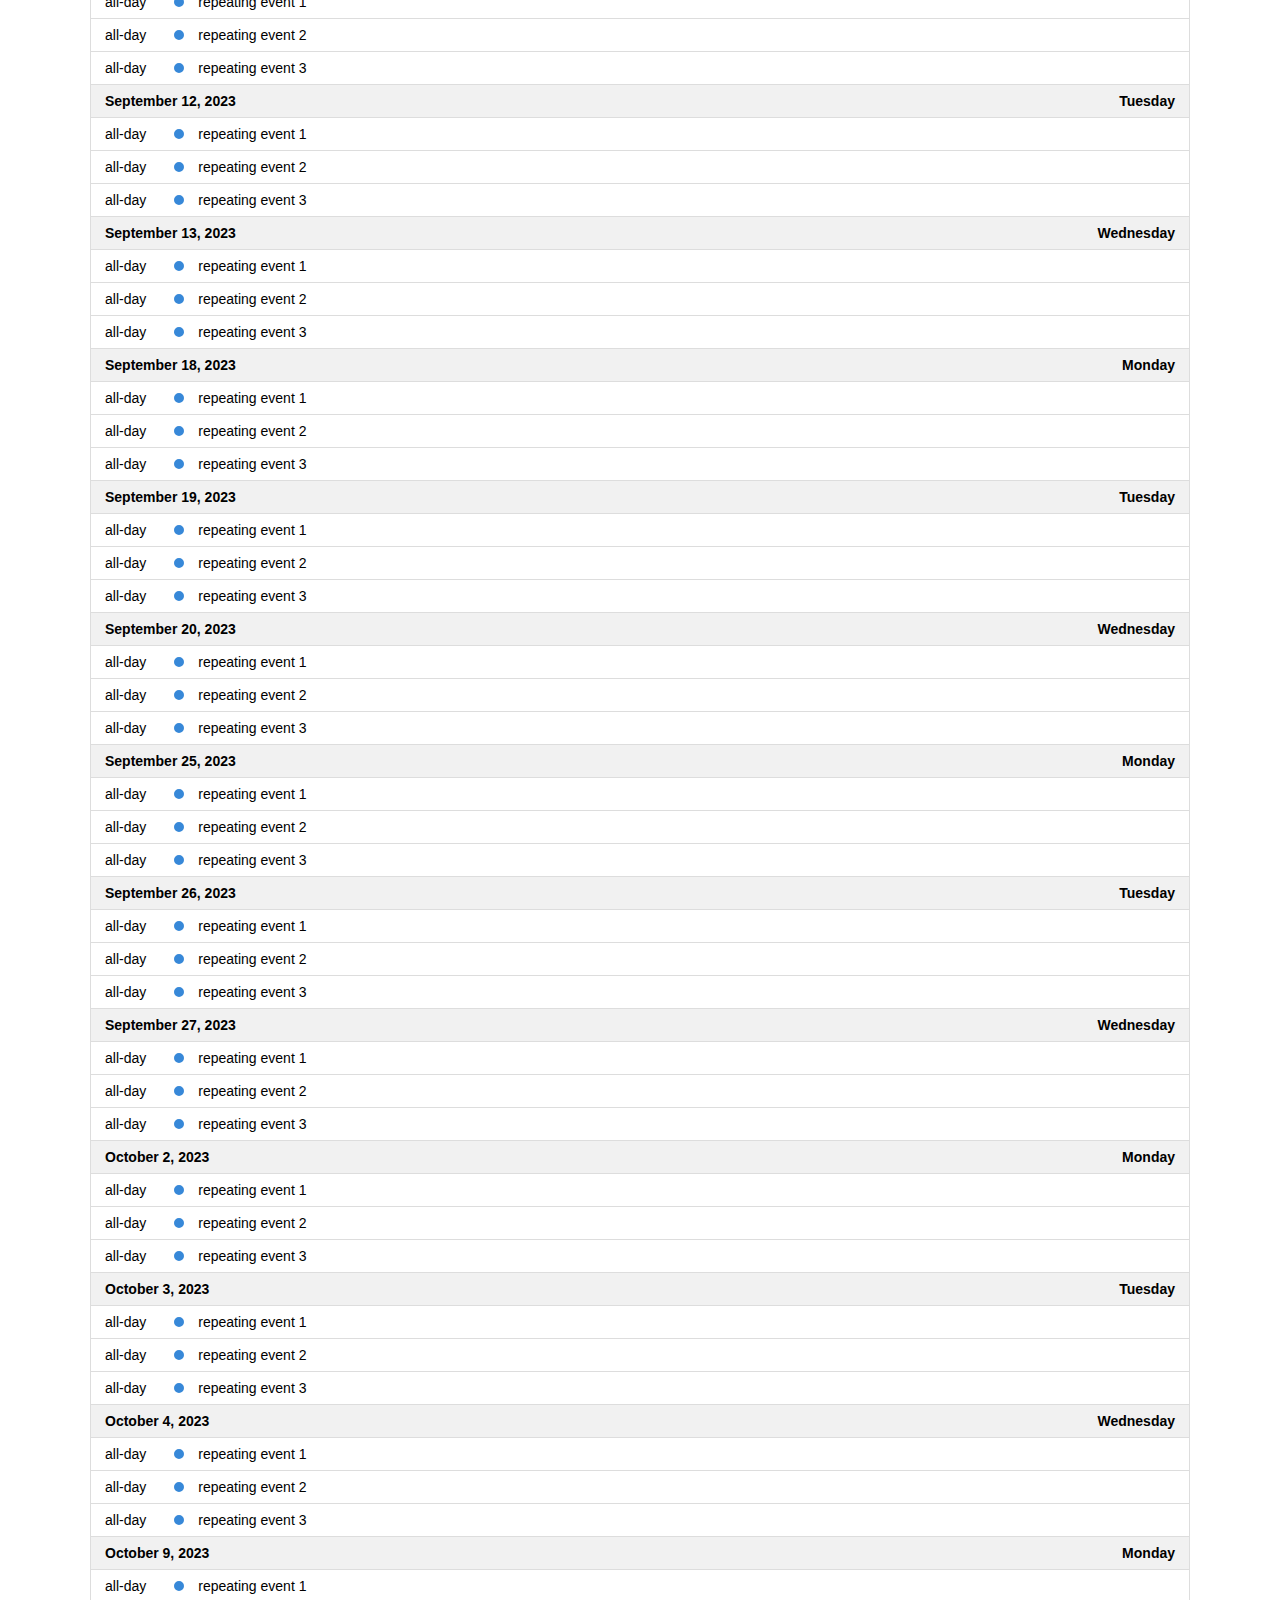
<file: wwwroot/fullcalendar-6.1.10/examples/list-sticky-header.html>
<!DOCTYPE html>
<html>
<head>
<meta charset='utf-8' />
<script src='../dist/index.global.js'></script>
<script>

  document.addEventListener('DOMContentLoaded', function() {
    var calendarEl = document.getElementById('calendar');

    var calendar = new FullCalendar.Calendar(calendarEl, {
      height: 'auto',
      // stickyHeaderDates: false, // for disabling

      headerToolbar: {
        left: 'prev,next today',
        center: 'title',
        right: 'listMonth,listYear'
      },

      // customize the button names,
      // otherwise they'd all just say "list"
      views: {
        listMonth: { buttonText: 'list month' },
        listYear: { buttonText: 'list year' }
      },

      initialView: 'listYear',
      initialDate: '2023-01-12',
      navLinks: true, // can click day/week names to navigate views
      editable: true,
      events: [
        {
          title: 'repeating event 1',
          daysOfWeek: [ 1, 2, 3 ],
          duration: '00:30'
        },
        {
          title: 'repeating event 2',
          daysOfWeek: [ 1, 2, 3 ],
          duration: '00:30'
        },
        {
          title: 'repeating event 3',
          daysOfWeek: [ 1, 2, 3 ],
          duration: '00:30'
        }
      ]
    });

    calendar.render();
  });

</script>
<style>

  body {
    margin: 40px 10px;
    padding: 0;
    font-family: Arial, Helvetica Neue, Helvetica, sans-serif;
    font-size: 14px;
  }

  #calendar {
    max-width: 1100px;
    margin: 0 auto;
  }

</style>
</head>
<body>

  <div id='calendar'></div>

</body>
</html>
</file>
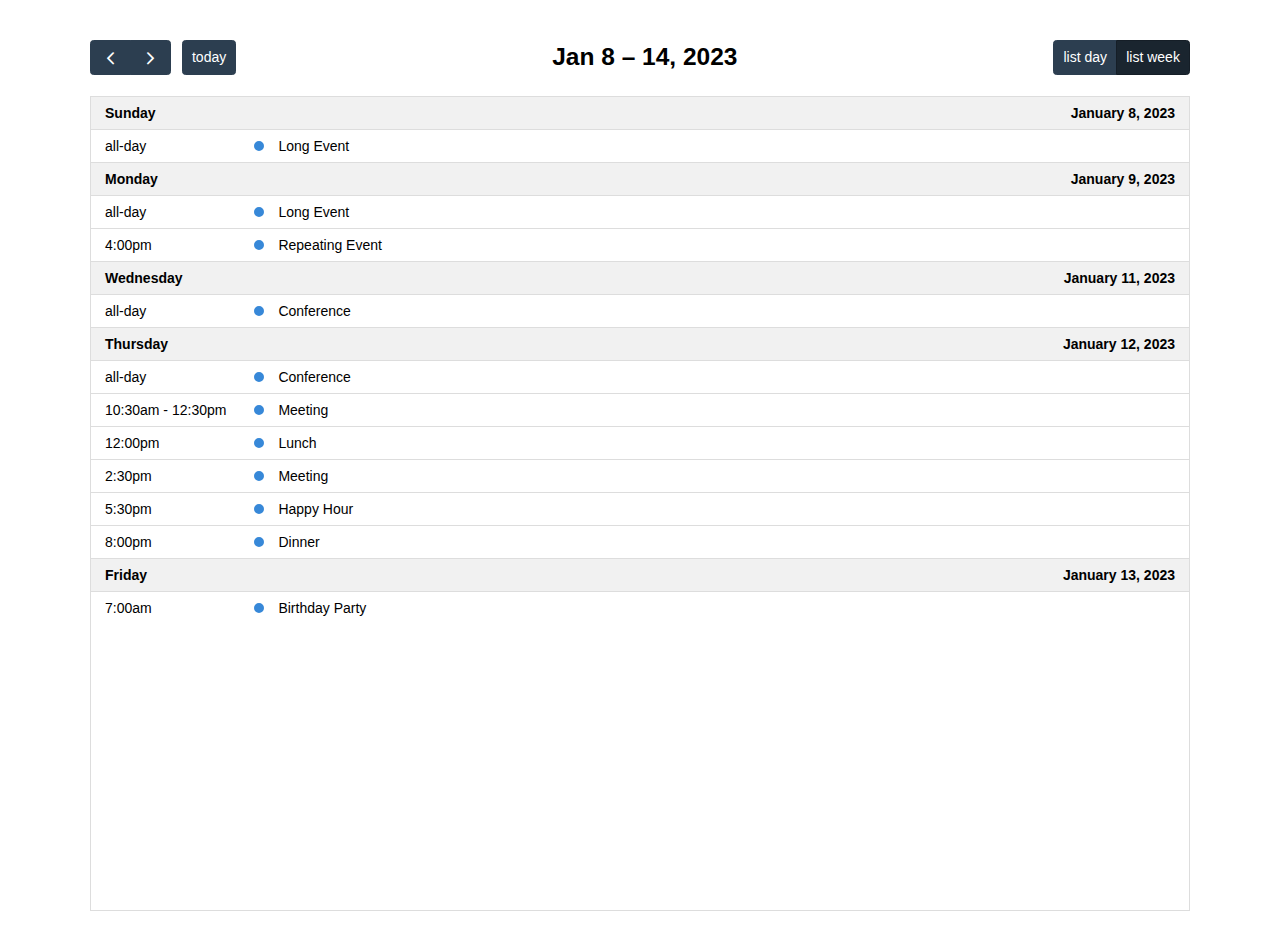
<file: wwwroot/fullcalendar-6.1.10/examples/list-views.html>
<!DOCTYPE html>
<html>
<head>
<meta charset='utf-8' />
<script src='../dist/index.global.js'></script>
<script>

  document.addEventListener('DOMContentLoaded', function() {
    var calendarEl = document.getElementById('calendar');

    var calendar = new FullCalendar.Calendar(calendarEl, {

      headerToolbar: {
        left: 'prev,next today',
        center: 'title',
        right: 'listDay,listWeek'
      },

      // customize the button names,
      // otherwise they'd all just say "list"
      views: {
        listDay: { buttonText: 'list day' },
        listWeek: { buttonText: 'list week' }
      },

      initialView: 'listWeek',
      initialDate: '2023-01-12',
      navLinks: true, // can click day/week names to navigate views
      editable: true,
      dayMaxEvents: true, // allow "more" link when too many events
      events: [
        {
          title: 'All Day Event',
          start: '2023-01-01'
        },
        {
          title: 'Long Event',
          start: '2023-01-07',
          end: '2023-01-10'
        },
        {
          groupId: 999,
          title: 'Repeating Event',
          start: '2023-01-09T16:00:00'
        },
        {
          groupId: 999,
          title: 'Repeating Event',
          start: '2023-01-16T16:00:00'
        },
        {
          title: 'Conference',
          start: '2023-01-11',
          end: '2023-01-13'
        },
        {
          title: 'Meeting',
          start: '2023-01-12T10:30:00',
          end: '2023-01-12T12:30:00'
        },
        {
          title: 'Lunch',
          start: '2023-01-12T12:00:00'
        },
        {
          title: 'Meeting',
          start: '2023-01-12T14:30:00'
        },
        {
          title: 'Happy Hour',
          start: '2023-01-12T17:30:00'
        },
        {
          title: 'Dinner',
          start: '2023-01-12T20:00:00'
        },
        {
          title: 'Birthday Party',
          start: '2023-01-13T07:00:00'
        },
        {
          title: 'Click for Google',
          url: 'http://google.com/',
          start: '2023-01-28'
        }
      ]
    });

    calendar.render();
  });

</script>
<style>

  body {
    margin: 40px 10px;
    padding: 0;
    font-family: Arial, Helvetica Neue, Helvetica, sans-serif;
    font-size: 14px;
  }

  #calendar {
    max-width: 1100px;
    margin: 0 auto;
  }

</style>
</head>
<body>

  <div id='calendar'></div>

</body>
</html>
</file>
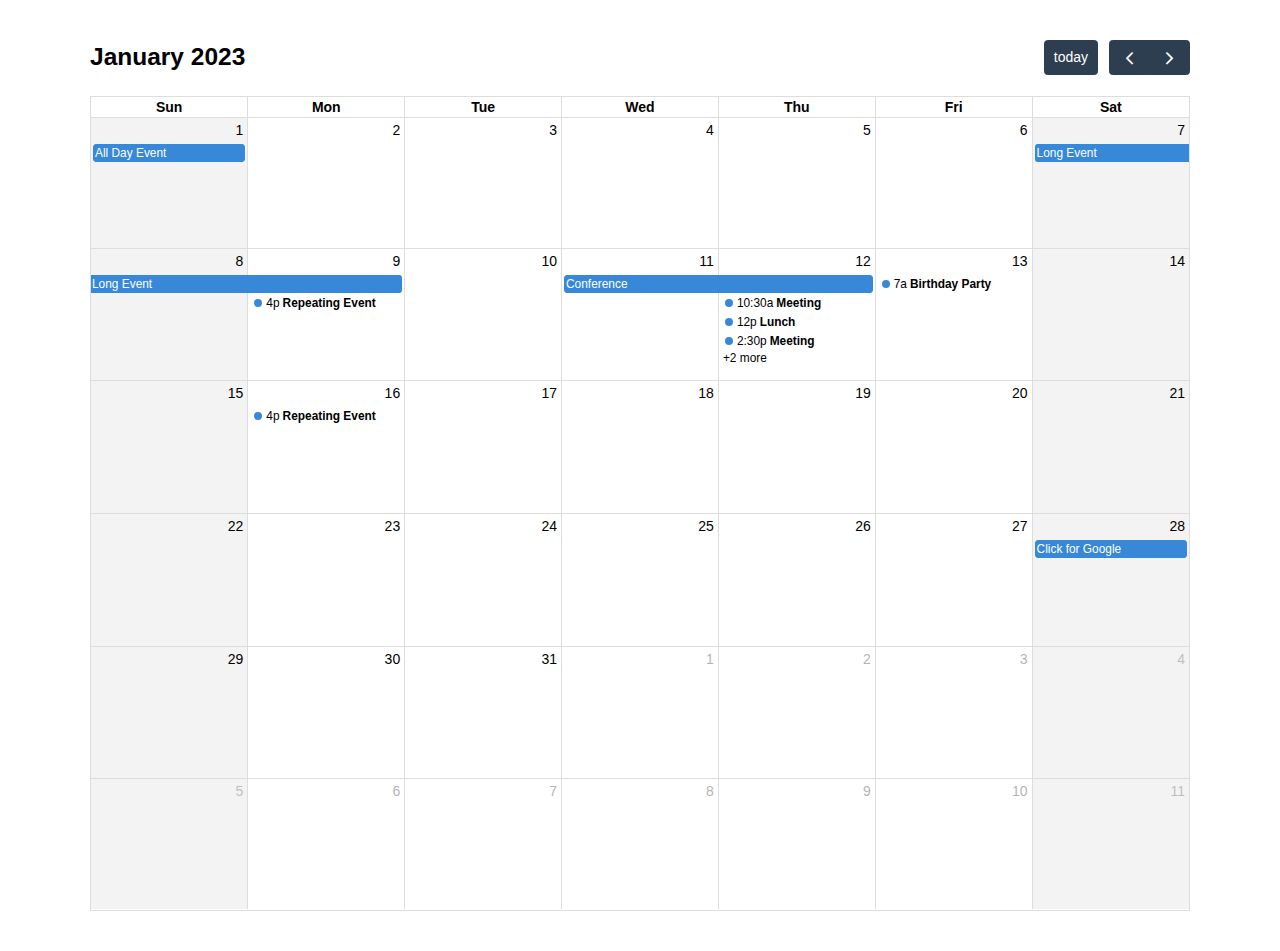
<file: wwwroot/fullcalendar-6.1.10/examples/month-view.html>
<!DOCTYPE html>
<html>
<head>
<meta charset='utf-8' />
<script src='../dist/index.global.js'></script>
<script>

  document.addEventListener('DOMContentLoaded', function() {
    var calendarEl = document.getElementById('calendar');

    var calendar = new FullCalendar.Calendar(calendarEl, {
      initialDate: '2023-01-12',
      editable: true,
      selectable: true,
      businessHours: true,
      dayMaxEvents: true, // allow "more" link when too many events
      events: [
        {
          title: 'All Day Event',
          start: '2023-01-01'
        },
        {
          title: 'Long Event',
          start: '2023-01-07',
          end: '2023-01-10'
        },
        {
          groupId: 999,
          title: 'Repeating Event',
          start: '2023-01-09T16:00:00'
        },
        {
          groupId: 999,
          title: 'Repeating Event',
          start: '2023-01-16T16:00:00'
        },
        {
          title: 'Conference',
          start: '2023-01-11',
          end: '2023-01-13'
        },
        {
          title: 'Meeting',
          start: '2023-01-12T10:30:00',
          end: '2023-01-12T12:30:00'
        },
        {
          title: 'Lunch',
          start: '2023-01-12T12:00:00'
        },
        {
          title: 'Meeting',
          start: '2023-01-12T14:30:00'
        },
        {
          title: 'Happy Hour',
          start: '2023-01-12T17:30:00'
        },
        {
          title: 'Dinner',
          start: '2023-01-12T20:00:00'
        },
        {
          title: 'Birthday Party',
          start: '2023-01-13T07:00:00'
        },
        {
          title: 'Click for Google',
          url: 'http://google.com/',
          start: '2023-01-28'
        }
      ]
    });

    calendar.render();
  });

</script>
<style>

  body {
    margin: 40px 10px;
    padding: 0;
    font-family: Arial, Helvetica Neue, Helvetica, sans-serif;
    font-size: 14px;
  }

  #calendar {
    max-width: 1100px;
    margin: 0 auto;
  }

</style>
</head>
<body>

  <div id='calendar'></div>

</body>
</html>
</file>
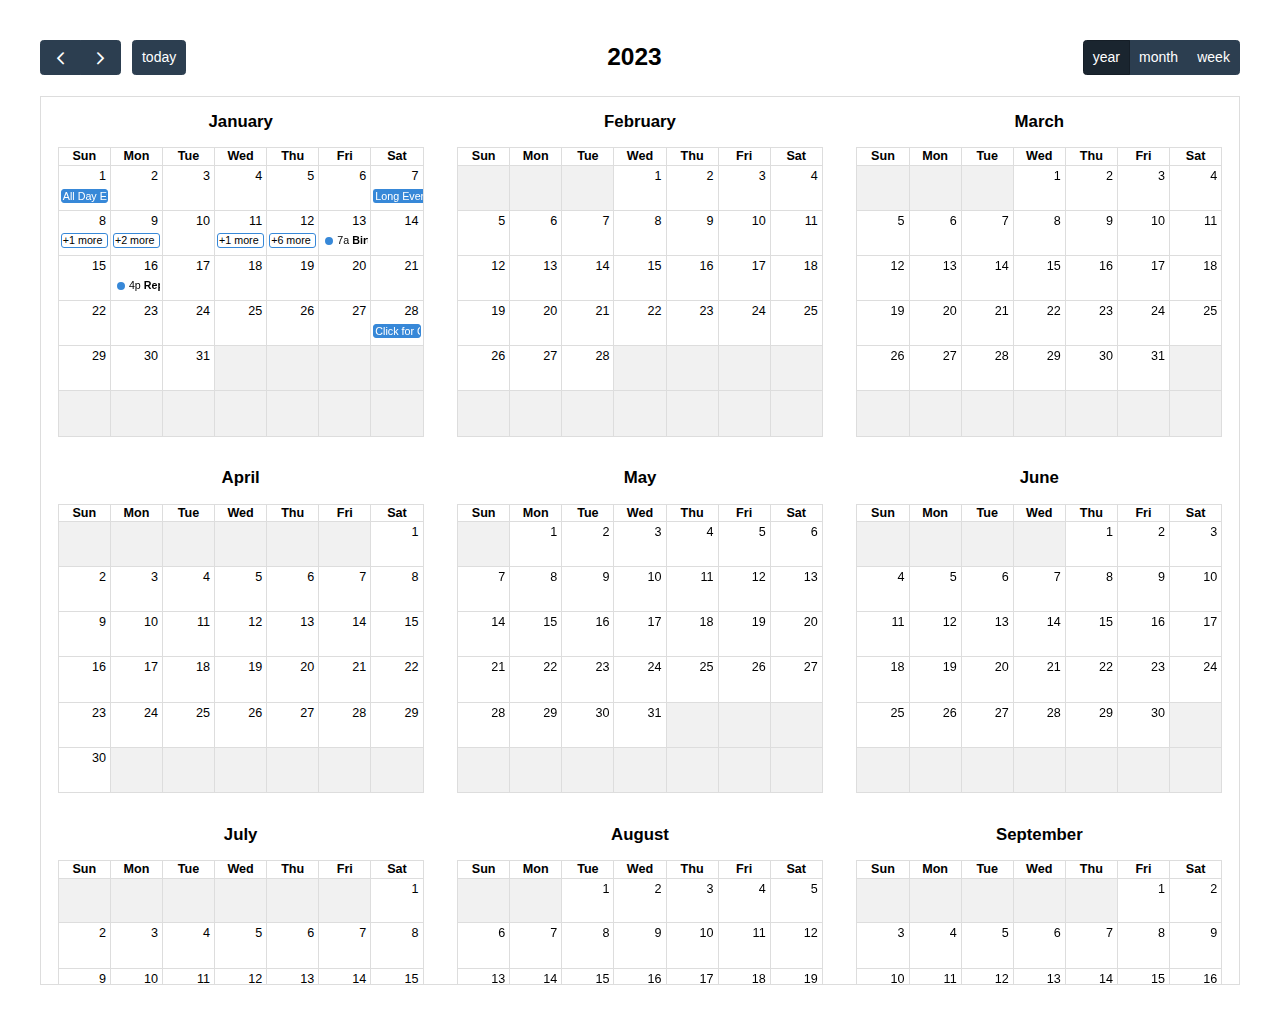
<file: wwwroot/fullcalendar-6.1.10/examples/multimonth-view.html>
<!DOCTYPE html>
<html>
<head>
<meta charset='utf-8' />
<script src='../dist/index.global.js'></script>
<script>

  document.addEventListener('DOMContentLoaded', function() {
    var calendarEl = document.getElementById('calendar');

    var calendar = new FullCalendar.Calendar(calendarEl, {
      headerToolbar: {
        left: 'prev,next today',
        center: 'title',
        right: 'multiMonthYear,dayGridMonth,timeGridWeek'
      },
      initialView: 'multiMonthYear',
      initialDate: '2023-01-12',
      editable: true,
      selectable: true,
      dayMaxEvents: true, // allow "more" link when too many events
      // multiMonthMaxColumns: 1, // guarantee single column
      // showNonCurrentDates: true,
      // fixedWeekCount: false,
      // businessHours: true,
      // weekends: false,
      events: [
        {
          title: 'All Day Event',
          start: '2023-01-01'
        },
        {
          title: 'Long Event',
          start: '2023-01-07',
          end: '2023-01-10'
        },
        {
          groupId: 999,
          title: 'Repeating Event',
          start: '2023-01-09T16:00:00'
        },
        {
          groupId: 999,
          title: 'Repeating Event',
          start: '2023-01-16T16:00:00'
        },
        {
          title: 'Conference',
          start: '2023-01-11',
          end: '2023-01-13'
        },
        {
          title: 'Meeting',
          start: '2023-01-12T10:30:00',
          end: '2023-01-12T12:30:00'
        },
        {
          title: 'Lunch',
          start: '2023-01-12T12:00:00'
        },
        {
          title: 'Meeting',
          start: '2023-01-12T14:30:00'
        },
        {
          title: 'Happy Hour',
          start: '2023-01-12T17:30:00'
        },
        {
          title: 'Dinner',
          start: '2023-01-12T20:00:00'
        },
        {
          title: 'Birthday Party',
          start: '2023-01-13T07:00:00'
        },
        {
          title: 'Click for Google',
          url: 'http://google.com/',
          start: '2023-01-28'
        }
      ]
    });

    calendar.render();
  });

</script>
<style>

  body {
    margin: 40px 10px;
    padding: 0;
    font-family: Arial, Helvetica Neue, Helvetica, sans-serif;
    font-size: 14px;
  }

  #calendar {
    max-width: 1200px;
    margin: 0 auto;
  }

</style>
</head>
<body>

  <div id='calendar'></div>

</body>
</html>
</file>
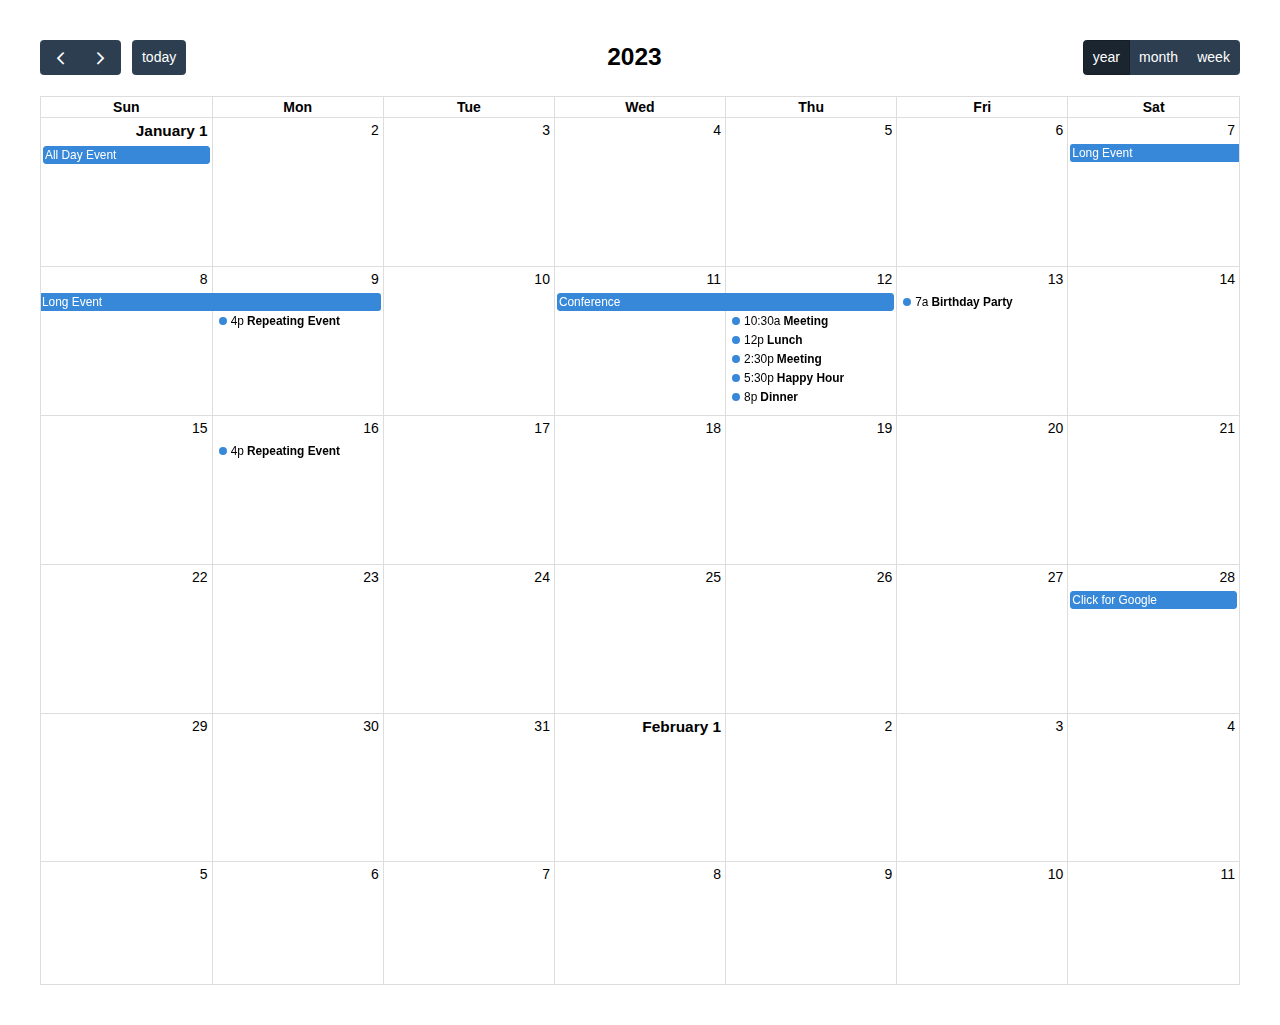
<file: wwwroot/fullcalendar-6.1.10/examples/multiweek-view.html>
<!DOCTYPE html>
<html>
<head>
<meta charset='utf-8' />
<script src='../dist/index.global.js'></script>
<script>

  document.addEventListener('DOMContentLoaded', function() {
    var calendarEl = document.getElementById('calendar');

    var calendar = new FullCalendar.Calendar(calendarEl, {
      headerToolbar: {
        left: 'prev,next today',
        center: 'title',
        right: 'dayGridYear,dayGridMonth,timeGridWeek'
      },
      initialView: 'dayGridYear',
      initialDate: '2023-01-12',
      editable: true,
      selectable: true,
      dayMaxEvents: true, // allow "more" link when too many events
      // businessHours: true,
      // weekends: false,
      events: [
        {
          title: 'All Day Event',
          start: '2023-01-01'
        },
        {
          title: 'Long Event',
          start: '2023-01-07',
          end: '2023-01-10'
        },
        {
          groupId: 999,
          title: 'Repeating Event',
          start: '2023-01-09T16:00:00'
        },
        {
          groupId: 999,
          title: 'Repeating Event',
          start: '2023-01-16T16:00:00'
        },
        {
          title: 'Conference',
          start: '2023-01-11',
          end: '2023-01-13'
        },
        {
          title: 'Meeting',
          start: '2023-01-12T10:30:00',
          end: '2023-01-12T12:30:00'
        },
        {
          title: 'Lunch',
          start: '2023-01-12T12:00:00'
        },
        {
          title: 'Meeting',
          start: '2023-01-12T14:30:00'
        },
        {
          title: 'Happy Hour',
          start: '2023-01-12T17:30:00'
        },
        {
          title: 'Dinner',
          start: '2023-01-12T20:00:00'
        },
        {
          title: 'Birthday Party',
          start: '2023-01-13T07:00:00'
        },
        {
          title: 'Click for Google',
          url: 'http://google.com/',
          start: '2023-01-28'
        }
      ]
    });

    calendar.render();
  });

</script>
<style>

  body {
    margin: 40px 10px;
    padding: 0;
    font-family: Arial, Helvetica Neue, Helvetica, sans-serif;
    font-size: 14px;
  }

  #calendar {
    max-width: 1200px;
    margin: 0 auto;
  }

</style>
</head>
<body>

  <div id='calendar'></div>

</body>
</html>
</file>
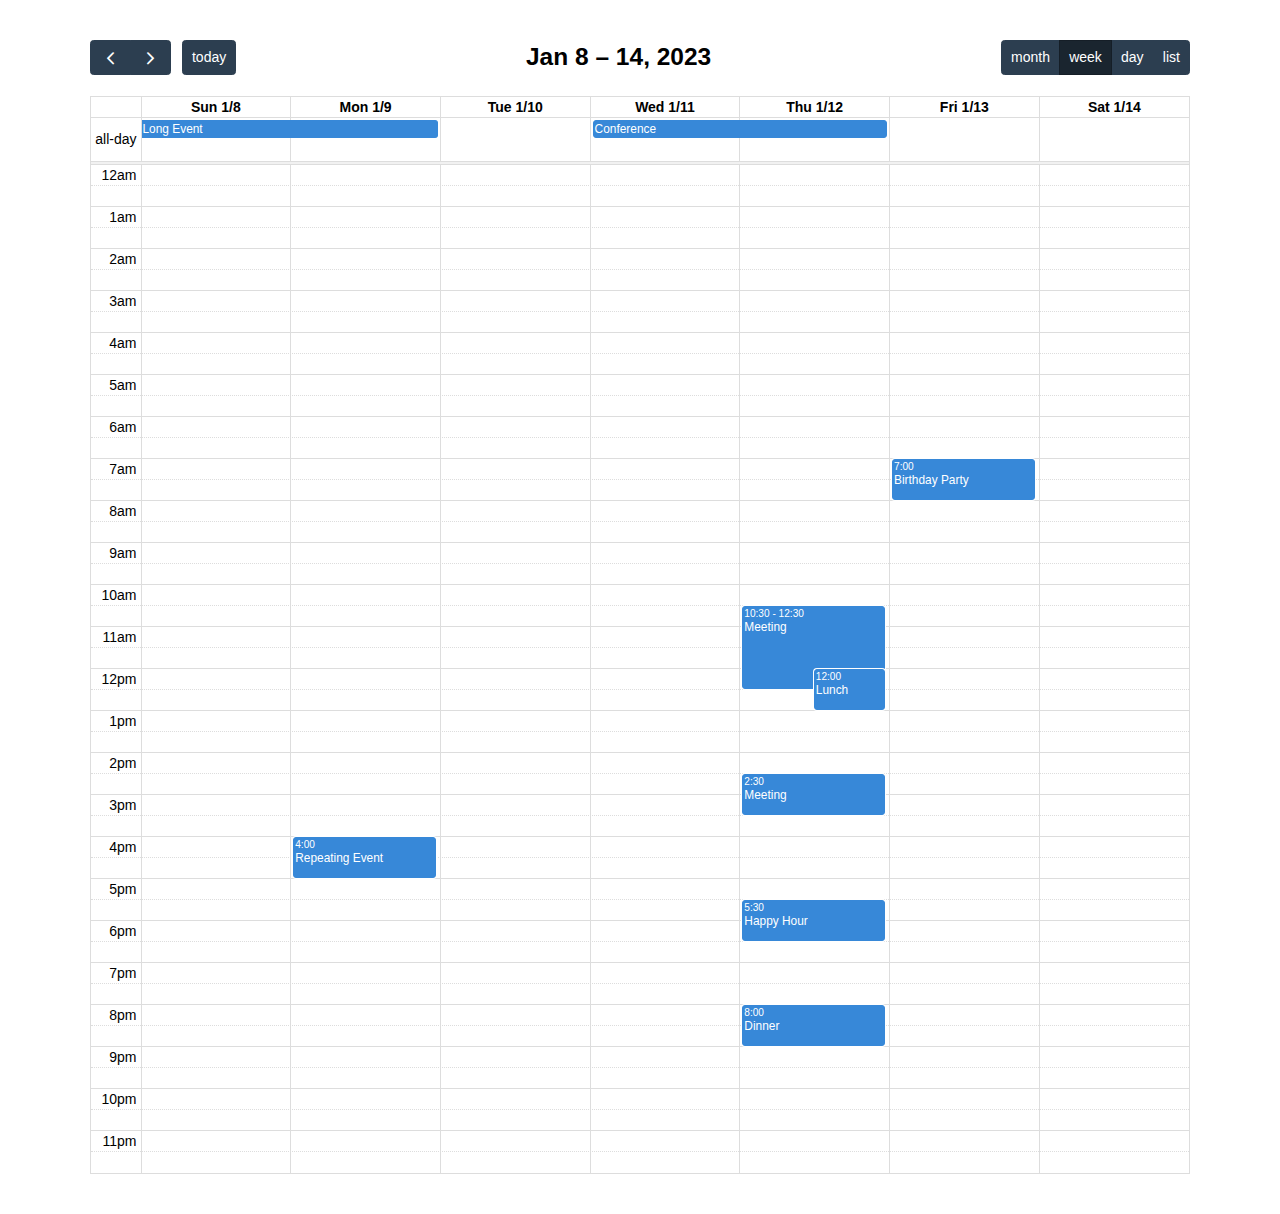
<file: wwwroot/fullcalendar-6.1.10/examples/natural-height.html>
<!DOCTYPE html>
<html>
<head>
<meta charset='utf-8' />
<script src='../dist/index.global.js'></script>
<script>

  document.addEventListener('DOMContentLoaded', function() {
    var calendarEl = document.getElementById('calendar');

    var calendar = new FullCalendar.Calendar(calendarEl, {
      initialDate: '2023-01-12',
      initialView: 'timeGridWeek',
      headerToolbar: {
        left: 'prev,next today',
        center: 'title',
        right: 'dayGridMonth,timeGridWeek,timeGridDay,listWeek'
      },
      height: 'auto',
      navLinks: true, // can click day/week names to navigate views
      editable: true,
      selectable: true,
      selectMirror: true,
      nowIndicator: true,
      events: [
        {
          title: 'All Day Event',
          start: '2023-01-01',
        },
        {
          title: 'Long Event',
          start: '2023-01-07',
          end: '2023-01-10'
        },
        {
          groupId: 999,
          title: 'Repeating Event',
          start: '2023-01-09T16:00:00'
        },
        {
          groupId: 999,
          title: 'Repeating Event',
          start: '2023-01-16T16:00:00'
        },
        {
          title: 'Conference',
          start: '2023-01-11',
          end: '2023-01-13'
        },
        {
          title: 'Meeting',
          start: '2023-01-12T10:30:00',
          end: '2023-01-12T12:30:00'
        },
        {
          title: 'Lunch',
          start: '2023-01-12T12:00:00'
        },
        {
          title: 'Meeting',
          start: '2023-01-12T14:30:00'
        },
        {
          title: 'Happy Hour',
          start: '2023-01-12T17:30:00'
        },
        {
          title: 'Dinner',
          start: '2023-01-12T20:00:00'
        },
        {
          title: 'Birthday Party',
          start: '2023-01-13T07:00:00'
        },
        {
          title: 'Click for Google',
          url: 'http://google.com/',
          start: '2023-01-28'
        }
      ]
    });

    calendar.render();
  });

</script>
<style>

  body {
    margin: 40px 10px;
    padding: 0;
    font-family: Arial, Helvetica Neue, Helvetica, sans-serif;
    font-size: 14px;
  }

  #calendar {
    max-width: 1100px;
    margin: 0 auto;
  }

</style>
</head>
<body>

  <div id='calendar'></div>

</body>
</html>
</file>
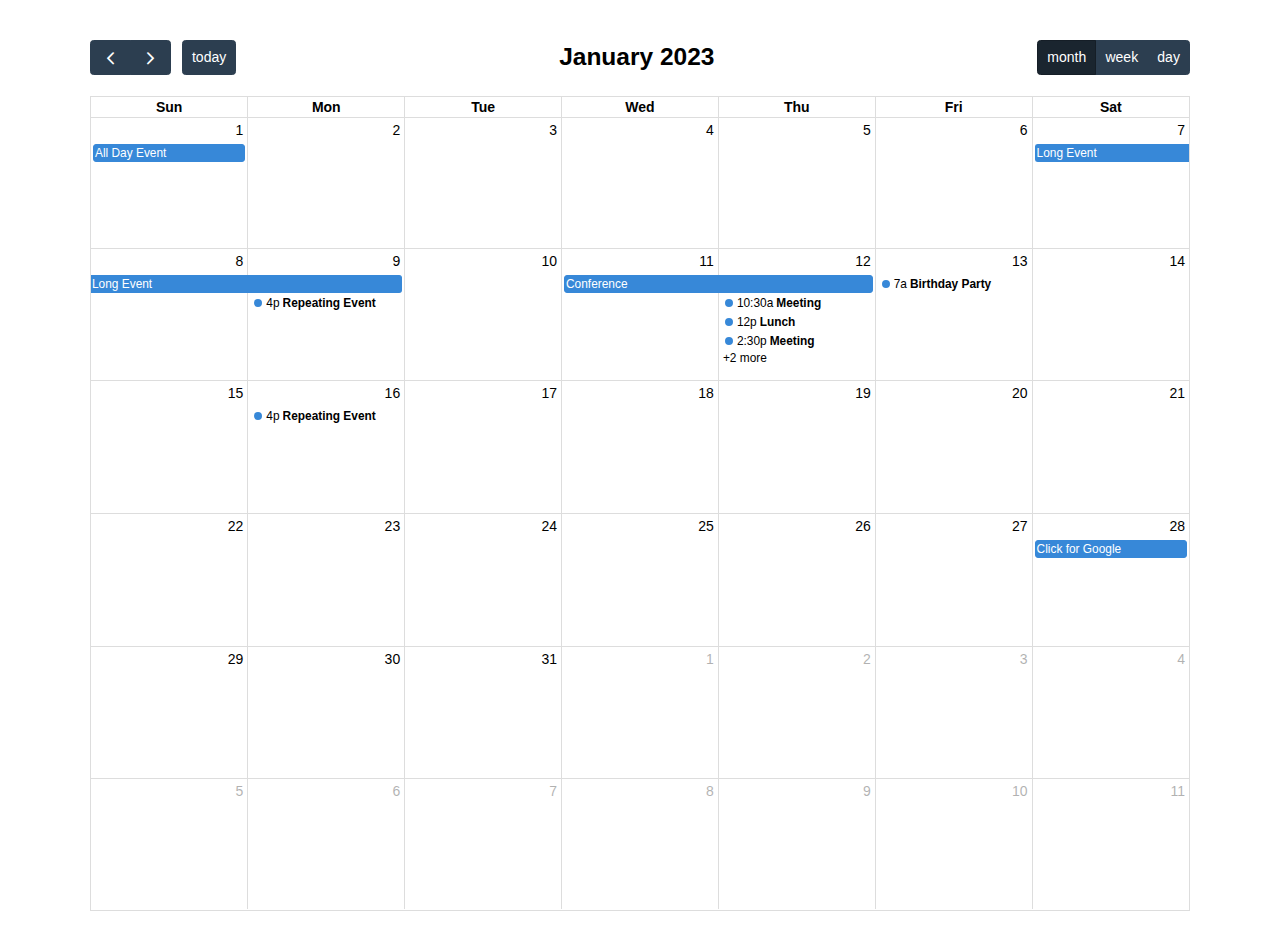
<file: wwwroot/fullcalendar-6.1.10/examples/selectable.html>
<!DOCTYPE html>
<html>
<head>
<meta charset='utf-8' />
<script src='../dist/index.global.js'></script>
<script>

  document.addEventListener('DOMContentLoaded', function() {
    var calendarEl = document.getElementById('calendar');

    var calendar = new FullCalendar.Calendar(calendarEl, {
      headerToolbar: {
        left: 'prev,next today',
        center: 'title',
        right: 'dayGridMonth,timeGridWeek,timeGridDay'
      },
      initialDate: '2023-01-12',
      navLinks: true, // can click day/week names to navigate views
      selectable: true,
      selectMirror: true,
      select: function(arg) {
        var title = prompt('Event Title:');
        if (title) {
          calendar.addEvent({
            title: title,
            start: arg.start,
            end: arg.end,
            allDay: arg.allDay
          })
        }
        calendar.unselect()
      },
      eventClick: function(arg) {
        if (confirm('Are you sure you want to delete this event?')) {
          arg.event.remove()
        }
      },
      editable: true,
      dayMaxEvents: true, // allow "more" link when too many events
      events: [
        {
          title: 'All Day Event',
          start: '2023-01-01'
        },
        {
          title: 'Long Event',
          start: '2023-01-07',
          end: '2023-01-10'
        },
        {
          groupId: 999,
          title: 'Repeating Event',
          start: '2023-01-09T16:00:00'
        },
        {
          groupId: 999,
          title: 'Repeating Event',
          start: '2023-01-16T16:00:00'
        },
        {
          title: 'Conference',
          start: '2023-01-11',
          end: '2023-01-13'
        },
        {
          title: 'Meeting',
          start: '2023-01-12T10:30:00',
          end: '2023-01-12T12:30:00'
        },
        {
          title: 'Lunch',
          start: '2023-01-12T12:00:00'
        },
        {
          title: 'Meeting',
          start: '2023-01-12T14:30:00'
        },
        {
          title: 'Happy Hour',
          start: '2023-01-12T17:30:00'
        },
        {
          title: 'Dinner',
          start: '2023-01-12T20:00:00'
        },
        {
          title: 'Birthday Party',
          start: '2023-01-13T07:00:00'
        },
        {
          title: 'Click for Google',
          url: 'http://google.com/',
          start: '2023-01-28'
        }
      ]
    });

    calendar.render();
  });

</script>
<style>

  body {
    margin: 40px 10px;
    padding: 0;
    font-family: Arial, Helvetica Neue, Helvetica, sans-serif;
    font-size: 14px;
  }

  #calendar {
    max-width: 1100px;
    margin: 0 auto;
  }

</style>
</head>
<body>

  <div id='calendar'></div>

</body>
</html>
</file>
<file: Views/Login/css/util.css>
/*[ FONT SIZE ]
///////////////////////////////////////////////////////////
*/
.fs-1 {font-size: 1px;}
.fs-2 {font-size: 2px;}
.fs-3 {font-size: 3px;}
.fs-4 {font-size: 4px;}
.fs-5 {font-size: 5px;}
.fs-6 {font-size: 6px;}
.fs-7 {font-size: 7px;}
.fs-8 {font-size: 8px;}
.fs-9 {font-size: 9px;}
.fs-10 {font-size: 10px;}
.fs-11 {font-size: 11px;}
.fs-12 {font-size: 12px;}
.fs-13 {font-size: 13px;}
.fs-14 {font-size: 14px;}
.fs-15 {font-size: 15px;}
.fs-16 {font-size: 16px;}
.fs-17 {font-size: 17px;}
.fs-18 {font-size: 18px;}
.fs-19 {font-size: 19px;}
.fs-20 {font-size: 20px;}
.fs-21 {font-size: 21px;}
.fs-22 {font-size: 22px;}
.fs-23 {font-size: 23px;}
.fs-24 {font-size: 24px;}
.fs-25 {font-size: 25px;}
.fs-26 {font-size: 26px;}
.fs-27 {font-size: 27px;}
.fs-28 {font-size: 28px;}
.fs-29 {font-size: 29px;}
.fs-30 {font-size: 30px;}
.fs-31 {font-size: 31px;}
.fs-32 {font-size: 32px;}
.fs-33 {font-size: 33px;}
.fs-34 {font-size: 34px;}
.fs-35 {font-size: 35px;}
.fs-36 {font-size: 36px;}
.fs-37 {font-size: 37px;}
.fs-38 {font-size: 38px;}
.fs-39 {font-size: 39px;}
.fs-40 {font-size: 40px;}
.fs-41 {font-size: 41px;}
.fs-42 {font-size: 42px;}
.fs-43 {font-size: 43px;}
.fs-44 {font-size: 44px;}
.fs-45 {font-size: 45px;}
.fs-46 {font-size: 46px;}
.fs-47 {font-size: 47px;}
.fs-48 {font-size: 48px;}
.fs-49 {font-size: 49px;}
.fs-50 {font-size: 50px;}
.fs-51 {font-size: 51px;}
.fs-52 {font-size: 52px;}
.fs-53 {font-size: 53px;}
.fs-54 {font-size: 54px;}
.fs-55 {font-size: 55px;}
.fs-56 {font-size: 56px;}
.fs-57 {font-size: 57px;}
.fs-58 {font-size: 58px;}
.fs-59 {font-size: 59px;}
.fs-60 {font-size: 60px;}
.fs-61 {font-size: 61px;}
.fs-62 {font-size: 62px;}
.fs-63 {font-size: 63px;}
.fs-64 {font-size: 64px;}
.fs-65 {font-size: 65px;}
.fs-66 {font-size: 66px;}
.fs-67 {font-size: 67px;}
.fs-68 {font-size: 68px;}
.fs-69 {font-size: 69px;}
.fs-70 {font-size: 70px;}
.fs-71 {font-size: 71px;}
.fs-72 {font-size: 72px;}
.fs-73 {font-size: 73px;}
.fs-74 {font-size: 74px;}
.fs-75 {font-size: 75px;}
.fs-76 {font-size: 76px;}
.fs-77 {font-size: 77px;}
.fs-78 {font-size: 78px;}
.fs-79 {font-size: 79px;}
.fs-80 {font-size: 80px;}
.fs-81 {font-size: 81px;}
.fs-82 {font-size: 82px;}
.fs-83 {font-size: 83px;}
.fs-84 {font-size: 84px;}
.fs-85 {font-size: 85px;}
.fs-86 {font-size: 86px;}
.fs-87 {font-size: 87px;}
.fs-88 {font-size: 88px;}
.fs-89 {font-size: 89px;}
.fs-90 {font-size: 90px;}
.fs-91 {font-size: 91px;}
.fs-92 {font-size: 92px;}
.fs-93 {font-size: 93px;}
.fs-94 {font-size: 94px;}
.fs-95 {font-size: 95px;}
.fs-96 {font-size: 96px;}
.fs-97 {font-size: 97px;}
.fs-98 {font-size: 98px;}
.fs-99 {font-size: 99px;}
.fs-100 {font-size: 100px;}
.fs-101 {font-size: 101px;}
.fs-102 {font-size: 102px;}
.fs-103 {font-size: 103px;}
.fs-104 {font-size: 104px;}
.fs-105 {font-size: 105px;}
.fs-106 {font-size: 106px;}
.fs-107 {font-size: 107px;}
.fs-108 {font-size: 108px;}
.fs-109 {font-size: 109px;}
.fs-110 {font-size: 110px;}
.fs-111 {font-size: 111px;}
.fs-112 {font-size: 112px;}
.fs-113 {font-size: 113px;}
.fs-114 {font-size: 114px;}
.fs-115 {font-size: 115px;}
.fs-116 {font-size: 116px;}
.fs-117 {font-size: 117px;}
.fs-118 {font-size: 118px;}
.fs-119 {font-size: 119px;}
.fs-120 {font-size: 120px;}
.fs-121 {font-size: 121px;}
.fs-122 {font-size: 122px;}
.fs-123 {font-size: 123px;}
.fs-124 {font-size: 124px;}
.fs-125 {font-size: 125px;}
.fs-126 {font-size: 126px;}
.fs-127 {font-size: 127px;}
.fs-128 {font-size: 128px;}
.fs-129 {font-size: 129px;}
.fs-130 {font-size: 130px;}
.fs-131 {font-size: 131px;}
.fs-132 {font-size: 132px;}
.fs-133 {font-size: 133px;}
.fs-134 {font-size: 134px;}
.fs-135 {font-size: 135px;}
.fs-136 {font-size: 136px;}
.fs-137 {font-size: 137px;}
.fs-138 {font-size: 138px;}
.fs-139 {font-size: 139px;}
.fs-140 {font-size: 140px;}
.fs-141 {font-size: 141px;}
.fs-142 {font-size: 142px;}
.fs-143 {font-size: 143px;}
.fs-144 {font-size: 144px;}
.fs-145 {font-size: 145px;}
.fs-146 {font-size: 146px;}
.fs-147 {font-size: 147px;}
.fs-148 {font-size: 148px;}
.fs-149 {font-size: 149px;}
.fs-150 {font-size: 150px;}
.fs-151 {font-size: 151px;}
.fs-152 {font-size: 152px;}
.fs-153 {font-size: 153px;}
.fs-154 {font-size: 154px;}
.fs-155 {font-size: 155px;}
.fs-156 {font-size: 156px;}
.fs-157 {font-size: 157px;}
.fs-158 {font-size: 158px;}
.fs-159 {font-size: 159px;}
.fs-160 {font-size: 160px;}
.fs-161 {font-size: 161px;}
.fs-162 {font-size: 162px;}
.fs-163 {font-size: 163px;}
.fs-164 {font-size: 164px;}
.fs-165 {font-size: 165px;}
.fs-166 {font-size: 166px;}
.fs-167 {font-size: 167px;}
.fs-168 {font-size: 168px;}
.fs-169 {font-size: 169px;}
.fs-170 {font-size: 170px;}
.fs-171 {font-size: 171px;}
.fs-172 {font-size: 172px;}
.fs-173 {font-size: 173px;}
.fs-174 {font-size: 174px;}
.fs-175 {font-size: 175px;}
.fs-176 {font-size: 176px;}
.fs-177 {font-size: 177px;}
.fs-178 {font-size: 178px;}
.fs-179 {font-size: 179px;}
.fs-180 {font-size: 180px;}
.fs-181 {font-size: 181px;}
.fs-182 {font-size: 182px;}
.fs-183 {font-size: 183px;}
.fs-184 {font-size: 184px;}
.fs-185 {font-size: 185px;}
.fs-186 {font-size: 186px;}
.fs-187 {font-size: 187px;}
.fs-188 {font-size: 188px;}
.fs-189 {font-size: 189px;}
.fs-190 {font-size: 190px;}
.fs-191 {font-size: 191px;}
.fs-192 {font-size: 192px;}
.fs-193 {font-size: 193px;}
.fs-194 {font-size: 194px;}
.fs-195 {font-size: 195px;}
.fs-196 {font-size: 196px;}
.fs-197 {font-size: 197px;}
.fs-198 {font-size: 198px;}
.fs-199 {font-size: 199px;}
.fs-200 {font-size: 200px;}

/*[ PADDING ]
///////////////////////////////////////////////////////////
*/
.p-t-0 {padding-top: 0px;}
.p-t-1 {padding-top: 1px;}
.p-t-2 {padding-top: 2px;}
.p-t-3 {padding-top: 3px;}
.p-t-4 {padding-top: 4px;}
.p-t-5 {padding-top: 5px;}
.p-t-6 {padding-top: 6px;}
.p-t-7 {padding-top: 7px;}
.p-t-8 {padding-top: 8px;}
.p-t-9 {padding-top: 9px;}
.p-t-10 {padding-top: 10px;}
.p-t-11 {padding-top: 11px;}
.p-t-12 {padding-top: 12px;}
.p-t-13 {padding-top: 13px;}
.p-t-14 {padding-top: 14px;}
.p-t-15 {padding-top: 15px;}
.p-t-16 {padding-top: 16px;}
.p-t-17 {padding-top: 17px;}
.p-t-18 {padding-top: 18px;}
.p-t-19 {padding-top: 19px;}
.p-t-20 {padding-top: 20px;}
.p-t-21 {padding-top: 21px;}
.p-t-22 {padding-top: 22px;}
.p-t-23 {padding-top: 23px;}
.p-t-24 {padding-top: 24px;}
.p-t-25 {padding-top: 25px;}
.p-t-26 {padding-top: 26px;}
.p-t-27 {padding-top: 27px;}
.p-t-28 {padding-top: 28px;}
.p-t-29 {padding-top: 29px;}
.p-t-30 {padding-top: 30px;}
.p-t-31 {padding-top: 31px;}
.p-t-32 {padding-top: 32px;}
.p-t-33 {padding-top: 33px;}
.p-t-34 {padding-top: 34px;}
.p-t-35 {padding-top: 35px;}
.p-t-36 {padding-top: 36px;}
.p-t-37 {padding-top: 37px;}
.p-t-38 {padding-top: 38px;}
.p-t-39 {padding-top: 39px;}
.p-t-40 {padding-top: 40px;}
.p-t-41 {padding-top: 41px;}
.p-t-42 {padding-top: 42px;}
.p-t-43 {padding-top: 43px;}
.p-t-44 {padding-top: 44px;}
.p-t-45 {padding-top: 45px;}
.p-t-46 {padding-top: 46px;}
.p-t-47 {padding-top: 47px;}
.p-t-48 {padding-top: 48px;}
.p-t-49 {padding-top: 49px;}
.p-t-50 {padding-top: 50px;}
.p-t-51 {padding-top: 51px;}
.p-t-52 {padding-top: 52px;}
.p-t-53 {padding-top: 53px;}
.p-t-54 {padding-top: 54px;}
.p-t-55 {padding-top: 55px;}
.p-t-56 {padding-top: 56px;}
.p-t-57 {padding-top: 57px;}
.p-t-58 {padding-top: 58px;}
.p-t-59 {padding-top: 59px;}
.p-t-60 {padding-top: 60px;}
.p-t-61 {padding-top: 61px;}
.p-t-62 {padding-top: 62px;}
.p-t-63 {padding-top: 63px;}
.p-t-64 {padding-top: 64px;}
.p-t-65 {padding-top: 65px;}
.p-t-66 {padding-top: 66px;}
.p-t-67 {padding-top: 67px;}
.p-t-68 {padding-top: 68px;}
.p-t-69 {padding-top: 69px;}
.p-t-70 {padding-top: 70px;}
.p-t-71 {padding-top: 71px;}
.p-t-72 {padding-top: 72px;}
.p-t-73 {padding-top: 73px;}
.p-t-74 {padding-top: 74px;}
.p-t-75 {padding-top: 75px;}
.p-t-76 {padding-top: 76px;}
.p-t-77 {padding-top: 77px;}
.p-t-78 {padding-top: 78px;}
.p-t-79 {padding-top: 79px;}
.p-t-80 {padding-top: 80px;}
.p-t-81 {padding-top: 81px;}
.p-t-82 {padding-top: 82px;}
.p-t-83 {padding-top: 83px;}
.p-t-84 {padding-top: 84px;}
.p-t-85 {padding-top: 85px;}
.p-t-86 {padding-top: 86px;}
.p-t-87 {padding-top: 87px;}
.p-t-88 {padding-top: 88px;}
.p-t-89 {padding-top: 89px;}
.p-t-90 {padding-top: 90px;}
.p-t-91 {padding-top: 91px;}
.p-t-92 {padding-top: 92px;}
.p-t-93 {padding-top: 93px;}
.p-t-94 {padding-top: 94px;}
.p-t-95 {padding-top: 95px;}
.p-t-96 {padding-top: 96px;}
.p-t-97 {padding-top: 97px;}
.p-t-98 {padding-top: 98px;}
.p-t-99 {padding-top: 99px;}
.p-t-100 {padding-top: 100px;}
.p-t-101 {padding-top: 101px;}
.p-t-102 {padding-top: 102px;}
.p-t-103 {padding-top: 103px;}
.p-t-104 {padding-top: 104px;}
.p-t-105 {padding-top: 105px;}
.p-t-106 {padding-top: 106px;}
.p-t-107 {padding-top: 107px;}
.p-t-108 {padding-top: 108px;}
.p-t-109 {padding-top: 109px;}
.p-t-110 {padding-top: 110px;}
.p-t-111 {padding-top: 111px;}
.p-t-112 {padding-top: 112px;}
.p-t-113 {padding-top: 113px;}
.p-t-114 {padding-top: 114px;}
.p-t-115 {padding-top: 115px;}
.p-t-116 {padding-top: 116px;}
.p-t-117 {padding-top: 117px;}
.p-t-118 {padding-top: 118px;}
.p-t-119 {padding-top: 119px;}
.p-t-120 {padding-top: 120px;}
.p-t-121 {padding-top: 121px;}
.p-t-122 {padding-top: 122px;}
.p-t-123 {padding-top: 123px;}
.p-t-124 {padding-top: 124px;}
.p-t-125 {padding-top: 125px;}
.p-t-126 {padding-top: 126px;}
.p-t-127 {padding-top: 127px;}
.p-t-128 {padding-top: 128px;}
.p-t-129 {padding-top: 129px;}
.p-t-130 {padding-top: 130px;}
.p-t-131 {padding-top: 131px;}
.p-t-132 {padding-top: 132px;}
.p-t-133 {padding-top: 133px;}
.p-t-134 {padding-top: 134px;}
.p-t-135 {padding-top: 135px;}
.p-t-136 {padding-top: 136px;}
.p-t-137 {padding-top: 137px;}
.p-t-138 {padding-top: 138px;}
.p-t-139 {padding-top: 139px;}
.p-t-140 {padding-top: 140px;}
.p-t-141 {padding-top: 141px;}
.p-t-142 {padding-top: 142px;}
.p-t-143 {padding-top: 143px;}
.p-t-144 {padding-top: 144px;}
.p-t-145 {padding-top: 145px;}
.p-t-146 {padding-top: 146px;}
.p-t-147 {padding-top: 147px;}
.p-t-148 {padding-top: 148px;}
.p-t-149 {padding-top: 149px;}
.p-t-150 {padding-top: 150px;}
.p-t-151 {padding-top: 151px;}
.p-t-152 {padding-top: 152px;}
.p-t-153 {padding-top: 153px;}
.p-t-154 {padding-top: 154px;}
.p-t-155 {padding-top: 155px;}
.p-t-156 {padding-top: 156px;}
.p-t-157 {padding-top: 157px;}
.p-t-158 {padding-top: 158px;}
.p-t-159 {padding-top: 159px;}
.p-t-160 {padding-top: 160px;}
.p-t-161 {padding-top: 161px;}
.p-t-162 {padding-top: 162px;}
.p-t-163 {padding-top: 163px;}
.p-t-164 {padding-top: 164px;}
.p-t-165 {padding-top: 165px;}
.p-t-166 {padding-top: 166px;}
.p-t-167 {padding-top: 167px;}
.p-t-168 {padding-top: 168px;}
.p-t-169 {padding-top: 169px;}
.p-t-170 {padding-top: 170px;}
.p-t-171 {padding-top: 171px;}
.p-t-172 {padding-top: 172px;}
.p-t-173 {padding-top: 173px;}
.p-t-174 {padding-top: 174px;}
.p-t-175 {padding-top: 175px;}
.p-t-176 {padding-top: 176px;}
.p-t-177 {padding-top: 177px;}
.p-t-178 {padding-top: 178px;}
.p-t-179 {padding-top: 179px;}
.p-t-180 {padding-top: 180px;}
.p-t-181 {padding-top: 181px;}
.p-t-182 {padding-top: 182px;}
.p-t-183 {padding-top: 183px;}
.p-t-184 {padding-top: 184px;}
.p-t-185 {padding-top: 185px;}
.p-t-186 {padding-top: 186px;}
.p-t-187 {padding-top: 187px;}
.p-t-188 {padding-top: 188px;}
.p-t-189 {padding-top: 189px;}
.p-t-190 {padding-top: 190px;}
.p-t-191 {padding-top: 191px;}
.p-t-192 {padding-top: 192px;}
.p-t-193 {padding-top: 193px;}
.p-t-194 {padding-top: 194px;}
.p-t-195 {padding-top: 195px;}
.p-t-196 {padding-top: 196px;}
.p-t-197 {padding-top: 197px;}
.p-t-198 {padding-top: 198px;}
.p-t-199 {padding-top: 199px;}
.p-t-200 {padding-top: 200px;}
.p-t-201 {padding-top: 201px;}
.p-t-202 {padding-top: 202px;}
.p-t-203 {padding-top: 203px;}
.p-t-204 {padding-top: 204px;}
.p-t-205 {padding-top: 205px;}
.p-t-206 {padding-top: 206px;}
.p-t-207 {padding-top: 207px;}
.p-t-208 {padding-top: 208px;}
.p-t-209 {padding-top: 209px;}
.p-t-210 {padding-top: 210px;}
.p-t-211 {padding-top: 211px;}
.p-t-212 {padding-top: 212px;}
.p-t-213 {padding-top: 213px;}
.p-t-214 {padding-top: 214px;}
.p-t-215 {padding-top: 215px;}
.p-t-216 {padding-top: 216px;}
.p-t-217 {padding-top: 217px;}
.p-t-218 {padding-top: 218px;}
.p-t-219 {padding-top: 219px;}
.p-t-220 {padding-top: 220px;}
.p-t-221 {padding-top: 221px;}
.p-t-222 {padding-top: 222px;}
.p-t-223 {padding-top: 223px;}
.p-t-224 {padding-top: 224px;}
.p-t-225 {padding-top: 225px;}
.p-t-226 {padding-top: 226px;}
.p-t-227 {padding-top: 227px;}
.p-t-228 {padding-top: 228px;}
.p-t-229 {padding-top: 229px;}
.p-t-230 {padding-top: 230px;}
.p-t-231 {padding-top: 231px;}
.p-t-232 {padding-top: 232px;}
.p-t-233 {padding-top: 233px;}
.p-t-234 {padding-top: 234px;}
.p-t-235 {padding-top: 235px;}
.p-t-236 {padding-top: 236px;}
.p-t-237 {padding-top: 237px;}
.p-t-238 {padding-top: 238px;}
.p-t-239 {padding-top: 239px;}
.p-t-240 {padding-top: 240px;}
.p-t-241 {padding-top: 241px;}
.p-t-242 {padding-top: 242px;}
.p-t-243 {padding-top: 243px;}
.p-t-244 {padding-top: 244px;}
.p-t-245 {padding-top: 245px;}
.p-t-246 {padding-top: 246px;}
.p-t-247 {padding-top: 247px;}
.p-t-248 {padding-top: 248px;}
.p-t-249 {padding-top: 249px;}
.p-t-250 {padding-top: 250px;}
.p-b-0 {padding-bottom: 0px;}
.p-b-1 {padding-bottom: 1px;}
.p-b-2 {padding-bottom: 2px;}
.p-b-3 {padding-bottom: 3px;}
.p-b-4 {padding-bottom: 4px;}
.p-b-5 {padding-bottom: 5px;}
.p-b-6 {padding-bottom: 6px;}
.p-b-7 {padding-bottom: 7px;}
.p-b-8 {padding-bottom: 8px;}
.p-b-9 {padding-bottom: 9px;}
.p-b-10 {padding-bottom: 10px;}
.p-b-11 {padding-bottom: 11px;}
.p-b-12 {padding-bottom: 12px;}
.p-b-13 {padding-bottom: 13px;}
.p-b-14 {padding-bottom: 14px;}
.p-b-15 {padding-bottom: 15px;}
.p-b-16 {padding-bottom: 16px;}
.p-b-17 {padding-bottom: 17px;}
.p-b-18 {padding-bottom: 18px;}
.p-b-19 {padding-bottom: 19px;}
.p-b-20 {padding-bottom: 20px;}
.p-b-21 {padding-bottom: 21px;}
.p-b-22 {padding-bottom: 22px;}
.p-b-23 {padding-bottom: 23px;}
.p-b-24 {padding-bottom: 24px;}
.p-b-25 {padding-bottom: 25px;}
.p-b-26 {padding-bottom: 26px;}
.p-b-27 {padding-bottom: 27px;}
.p-b-28 {padding-bottom: 28px;}
.p-b-29 {padding-bottom: 29px;}
.p-b-30 {padding-bottom: 30px;}
.p-b-31 {padding-bottom: 31px;}
.p-b-32 {padding-bottom: 32px;}
.p-b-33 {padding-bottom: 33px;}
.p-b-34 {padding-bottom: 34px;}
.p-b-35 {padding-bottom: 35px;}
.p-b-36 {padding-bottom: 36px;}
.p-b-37 {padding-bottom: 37px;}
.p-b-38 {padding-bottom: 38px;}
.p-b-39 {padding-bottom: 39px;}
.p-b-40 {padding-bottom: 40px;}
.p-b-41 {padding-bottom: 41px;}
.p-b-42 {padding-bottom: 42px;}
.p-b-43 {padding-bottom: 43px;}
.p-b-44 {padding-bottom: 44px;}
.p-b-45 {padding-bottom: 45px;}
.p-b-46 {padding-bottom: 46px;}
.p-b-47 {padding-bottom: 47px;}
.p-b-48 {padding-bottom: 48px;}
.p-b-49 {padding-bottom: 49px;}
.p-b-50 {padding-bottom: 50px;}
.p-b-51 {padding-bottom: 51px;}
.p-b-52 {padding-bottom: 52px;}
.p-b-53 {padding-bottom: 53px;}
.p-b-54 {padding-bottom: 54px;}
.p-b-55 {padding-bottom: 55px;}
.p-b-56 {padding-bottom: 56px;}
.p-b-57 {padding-bottom: 57px;}
.p-b-58 {padding-bottom: 58px;}
.p-b-59 {padding-bottom: 59px;}
.p-b-60 {padding-bottom: 60px;}
.p-b-61 {padding-bottom: 61px;}
.p-b-62 {padding-bottom: 62px;}
.p-b-63 {padding-bottom: 63px;}
.p-b-64 {padding-bottom: 64px;}
.p-b-65 {padding-bottom: 65px;}
.p-b-66 {padding-bottom: 66px;}
.p-b-67 {padding-bottom: 67px;}
.p-b-68 {padding-bottom: 68px;}
.p-b-69 {padding-bottom: 69px;}
.p-b-70 {padding-bottom: 70px;}
.p-b-71 {padding-bottom: 71px;}
.p-b-72 {padding-bottom: 72px;}
.p-b-73 {padding-bottom: 73px;}
.p-b-74 {padding-bottom: 74px;}
.p-b-75 {padding-bottom: 75px;}
.p-b-76 {padding-bottom: 76px;}
.p-b-77 {padding-bottom: 77px;}
.p-b-78 {padding-bottom: 78px;}
.p-b-79 {padding-bottom: 79px;}
.p-b-80 {padding-bottom: 80px;}
.p-b-81 {padding-bottom: 81px;}
.p-b-82 {padding-bottom: 82px;}
.p-b-83 {padding-bottom: 83px;}
.p-b-84 {padding-bottom: 84px;}
.p-b-85 {padding-bottom: 85px;}
.p-b-86 {padding-bottom: 86px;}
.p-b-87 {padding-bottom: 87px;}
.p-b-88 {padding-bottom: 88px;}
.p-b-89 {padding-bottom: 89px;}
.p-b-90 {padding-bottom: 90px;}
.p-b-91 {padding-bottom: 91px;}
.p-b-92 {padding-bottom: 92px;}
.p-b-93 {padding-bottom: 93px;}
.p-b-94 {padding-bottom: 94px;}
.p-b-95 {padding-bottom: 95px;}
.p-b-96 {padding-bottom: 96px;}
.p-b-97 {padding-bottom: 97px;}
.p-b-98 {padding-bottom: 98px;}
.p-b-99 {padding-bottom: 99px;}
.p-b-100 {padding-bottom: 100px;}
.p-b-101 {padding-bottom: 101px;}
.p-b-102 {padding-bottom: 102px;}
.p-b-103 {padding-bottom: 103px;}
.p-b-104 {padding-bottom: 104px;}
.p-b-105 {padding-bottom: 105px;}
.p-b-106 {padding-bottom: 106px;}
.p-b-107 {padding-bottom: 107px;}
.p-b-108 {padding-bottom: 108px;}
.p-b-109 {padding-bottom: 109px;}
.p-b-110 {padding-bottom: 110px;}
.p-b-111 {padding-bottom: 111px;}
.p-b-112 {padding-bottom: 112px;}
.p-b-113 {padding-bottom: 113px;}
.p-b-114 {padding-bottom: 114px;}
.p-b-115 {padding-bottom: 115px;}
.p-b-116 {padding-bottom: 116px;}
.p-b-117 {padding-bottom: 117px;}
.p-b-118 {padding-bottom: 118px;}
.p-b-119 {padding-bottom: 119px;}
.p-b-120 {padding-bottom: 120px;}
.p-b-121 {padding-bottom: 121px;}
.p-b-122 {padding-bottom: 122px;}
.p-b-123 {padding-bottom: 123px;}
.p-b-124 {padding-bottom: 124px;}
.p-b-125 {padding-bottom: 125px;}
.p-b-126 {padding-bottom: 126px;}
.p-b-127 {padding-bottom: 127px;}
.p-b-128 {padding-bottom: 128px;}
.p-b-129 {padding-bottom: 129px;}
.p-b-130 {padding-bottom: 130px;}
.p-b-131 {padding-bottom: 131px;}
.p-b-132 {padding-bottom: 132px;}
.p-b-133 {padding-bottom: 133px;}
.p-b-134 {padding-bottom: 134px;}
.p-b-135 {padding-bottom: 135px;}
.p-b-136 {padding-bottom: 136px;}
.p-b-137 {padding-bottom: 137px;}
.p-b-138 {padding-bottom: 138px;}
.p-b-139 {padding-bottom: 139px;}
.p-b-140 {padding-bottom: 140px;}
.p-b-141 {padding-bottom: 141px;}
.p-b-142 {padding-bottom: 142px;}
.p-b-143 {padding-bottom: 143px;}
.p-b-144 {padding-bottom: 144px;}
.p-b-145 {padding-bottom: 145px;}
.p-b-146 {padding-bottom: 146px;}
.p-b-147 {padding-bottom: 147px;}
.p-b-148 {padding-bottom: 148px;}
.p-b-149 {padding-bottom: 149px;}
.p-b-150 {padding-bottom: 150px;}
.p-b-151 {padding-bottom: 151px;}
.p-b-152 {padding-bottom: 152px;}
.p-b-153 {padding-bottom: 153px;}
.p-b-154 {padding-bottom: 154px;}
.p-b-155 {padding-bottom: 155px;}
.p-b-156 {padding-bottom: 156px;}
.p-b-157 {padding-bottom: 157px;}
.p-b-158 {padding-bottom: 158px;}
.p-b-159 {padding-bottom: 159px;}
.p-b-160 {padding-bottom: 160px;}
.p-b-161 {padding-bottom: 161px;}
.p-b-162 {padding-bottom: 162px;}
.p-b-163 {padding-bottom: 163px;}
.p-b-164 {padding-bottom: 164px;}
.p-b-165 {padding-bottom: 165px;}
.p-b-166 {padding-bottom: 166px;}
.p-b-167 {padding-bottom: 167px;}
.p-b-168 {padding-bottom: 168px;}
.p-b-169 {padding-bottom: 169px;}
.p-b-170 {padding-bottom: 170px;}
.p-b-171 {padding-bottom: 171px;}
.p-b-172 {padding-bottom: 172px;}
.p-b-173 {padding-bottom: 173px;}
.p-b-174 {padding-bottom: 174px;}
.p-b-175 {padding-bottom: 175px;}
.p-b-176 {padding-bottom: 176px;}
.p-b-177 {padding-bottom: 177px;}
.p-b-178 {padding-bottom: 178px;}
.p-b-179 {padding-bottom: 179px;}
.p-b-180 {padding-bottom: 180px;}
.p-b-181 {padding-bottom: 181px;}
.p-b-182 {padding-bottom: 182px;}
.p-b-183 {padding-bottom: 183px;}
.p-b-184 {padding-bottom: 184px;}
.p-b-185 {padding-bottom: 185px;}
.p-b-186 {padding-bottom: 186px;}
.p-b-187 {padding-bottom: 187px;}
.p-b-188 {padding-bottom: 188px;}
.p-b-189 {padding-bottom: 189px;}
.p-b-190 {padding-bottom: 190px;}
.p-b-191 {padding-bottom: 191px;}
.p-b-192 {padding-bottom: 192px;}
.p-b-193 {padding-bottom: 193px;}
.p-b-194 {padding-bottom: 194px;}
.p-b-195 {padding-bottom: 195px;}
.p-b-196 {padding-bottom: 196px;}
.p-b-197 {padding-bottom: 197px;}
.p-b-198 {padding-bottom: 198px;}
.p-b-199 {padding-bottom: 199px;}
.p-b-200 {padding-bottom: 200px;}
.p-b-201 {padding-bottom: 201px;}
.p-b-202 {padding-bottom: 202px;}
.p-b-203 {padding-bottom: 203px;}
.p-b-204 {padding-bottom: 204px;}
.p-b-205 {padding-bottom: 205px;}
.p-b-206 {padding-bottom: 206px;}
.p-b-207 {padding-bottom: 207px;}
.p-b-208 {padding-bottom: 208px;}
.p-b-209 {padding-bottom: 209px;}
.p-b-210 {padding-bottom: 210px;}
.p-b-211 {padding-bottom: 211px;}
.p-b-212 {padding-bottom: 212px;}
.p-b-213 {padding-bottom: 213px;}
.p-b-214 {padding-bottom: 214px;}
.p-b-215 {padding-bottom: 215px;}
.p-b-216 {padding-bottom: 216px;}
.p-b-217 {padding-bottom: 217px;}
.p-b-218 {padding-bottom: 218px;}
.p-b-219 {padding-bottom: 219px;}
.p-b-220 {padding-bottom: 220px;}
.p-b-221 {padding-bottom: 221px;}
.p-b-222 {padding-bottom: 222px;}
.p-b-223 {padding-bottom: 223px;}
.p-b-224 {padding-bottom: 224px;}
.p-b-225 {padding-bottom: 225px;}
.p-b-226 {padding-bottom: 226px;}
.p-b-227 {padding-bottom: 227px;}
.p-b-228 {padding-bottom: 228px;}
.p-b-229 {padding-bottom: 229px;}
.p-b-230 {padding-bottom: 230px;}
.p-b-231 {padding-bottom: 231px;}
.p-b-232 {padding-bottom: 232px;}
.p-b-233 {padding-bottom: 233px;}
.p-b-234 {padding-bottom: 234px;}
.p-b-235 {padding-bottom: 235px;}
.p-b-236 {padding-bottom: 236px;}
.p-b-237 {padding-bottom: 237px;}
.p-b-238 {padding-bottom: 238px;}
.p-b-239 {padding-bottom: 239px;}
.p-b-240 {padding-bottom: 240px;}
.p-b-241 {padding-bottom: 241px;}
.p-b-242 {padding-bottom: 242px;}
.p-b-243 {padding-bottom: 243px;}
.p-b-244 {padding-bottom: 244px;}
.p-b-245 {padding-bottom: 245px;}
.p-b-246 {padding-bottom: 246px;}
.p-b-247 {padding-bottom: 247px;}
.p-b-248 {padding-bottom: 248px;}
.p-b-249 {padding-bottom: 249px;}
.p-b-250 {padding-bottom: 250px;}
.p-l-0 {padding-left: 0px;}
.p-l-1 {padding-left: 1px;}
.p-l-2 {padding-left: 2px;}
.p-l-3 {padding-left: 3px;}
.p-l-4 {padding-left: 4px;}
.p-l-5 {padding-left: 5px;}
.p-l-6 {padding-left: 6px;}
.p-l-7 {padding-left: 7px;}
.p-l-8 {padding-left: 8px;}
.p-l-9 {padding-left: 9px;}
.p-l-10 {padding-left: 10px;}
.p-l-11 {padding-left: 11px;}
.p-l-12 {padding-left: 12px;}
.p-l-13 {padding-left: 13px;}
.p-l-14 {padding-left: 14px;}
.p-l-15 {padding-left: 15px;}
.p-l-16 {padding-left: 16px;}
.p-l-17 {padding-left: 17px;}
.p-l-18 {padding-left: 18px;}
.p-l-19 {padding-left: 19px;}
.p-l-20 {padding-left: 20px;}
.p-l-21 {padding-left: 21px;}
.p-l-22 {padding-left: 22px;}
.p-l-23 {padding-left: 23px;}
.p-l-24 {padding-left: 24px;}
.p-l-25 {padding-left: 25px;}
.p-l-26 {padding-left: 26px;}
.p-l-27 {padding-left: 27px;}
.p-l-28 {padding-left: 28px;}
.p-l-29 {padding-left: 29px;}
.p-l-30 {padding-left: 30px;}
.p-l-31 {padding-left: 31px;}
.p-l-32 {padding-left: 32px;}
.p-l-33 {padding-left: 33px;}
.p-l-34 {padding-left: 34px;}
.p-l-35 {padding-left: 35px;}
.p-l-36 {padding-left: 36px;}
.p-l-37 {padding-left: 37px;}
.p-l-38 {padding-left: 38px;}
.p-l-39 {padding-left: 39px;}
.p-l-40 {padding-left: 40px;}
.p-l-41 {padding-left: 41px;}
.p-l-42 {padding-left: 42px;}
.p-l-43 {padding-left: 43px;}
.p-l-44 {padding-left: 44px;}
.p-l-45 {padding-left: 45px;}
.p-l-46 {padding-left: 46px;}
.p-l-47 {padding-left: 47px;}
.p-l-48 {padding-left: 48px;}
.p-l-49 {padding-left: 49px;}
.p-l-50 {padding-left: 50px;}
.p-l-51 {padding-left: 51px;}
.p-l-52 {padding-left: 52px;}
.p-l-53 {padding-left: 53px;}
.p-l-54 {padding-left: 54px;}
.p-l-55 {padding-left: 55px;}
.p-l-56 {padding-left: 56px;}
.p-l-57 {padding-left: 57px;}
.p-l-58 {padding-left: 58px;}
.p-l-59 {padding-left: 59px;}
.p-l-60 {padding-left: 60px;}
.p-l-61 {padding-left: 61px;}
.p-l-62 {padding-left: 62px;}
.p-l-63 {padding-left: 63px;}
.p-l-64 {padding-left: 64px;}
.p-l-65 {padding-left: 65px;}
.p-l-66 {padding-left: 66px;}
.p-l-67 {padding-left: 67px;}
.p-l-68 {padding-left: 68px;}
.p-l-69 {padding-left: 69px;}
.p-l-70 {padding-left: 70px;}
.p-l-71 {padding-left: 71px;}
.p-l-72 {padding-left: 72px;}
.p-l-73 {padding-left: 73px;}
.p-l-74 {padding-left: 74px;}
.p-l-75 {padding-left: 75px;}
.p-l-76 {padding-left: 76px;}
.p-l-77 {padding-left: 77px;}
.p-l-78 {padding-left: 78px;}
.p-l-79 {padding-left: 79px;}
.p-l-80 {padding-left: 80px;}
.p-l-81 {padding-left: 81px;}
.p-l-82 {padding-left: 82px;}
.p-l-83 {padding-left: 83px;}
.p-l-84 {padding-left: 84px;}
.p-l-85 {padding-left: 85px;}
.p-l-86 {padding-left: 86px;}
.p-l-87 {padding-left: 87px;}
.p-l-88 {padding-left: 88px;}
.p-l-89 {padding-left: 89px;}
.p-l-90 {padding-left: 90px;}
.p-l-91 {padding-left: 91px;}
.p-l-92 {padding-left: 92px;}
.p-l-93 {padding-left: 93px;}
.p-l-94 {padding-left: 94px;}
.p-l-95 {padding-left: 95px;}
.p-l-96 {padding-left: 96px;}
.p-l-97 {padding-left: 97px;}
.p-l-98 {padding-left: 98px;}
.p-l-99 {padding-left: 99px;}
.p-l-100 {padding-left: 100px;}
.p-l-101 {padding-left: 101px;}
.p-l-102 {padding-left: 102px;}
.p-l-103 {padding-left: 103px;}
.p-l-104 {padding-left: 104px;}
.p-l-105 {padding-left: 105px;}
.p-l-106 {padding-left: 106px;}
.p-l-107 {padding-left: 107px;}
.p-l-108 {padding-left: 108px;}
.p-l-109 {padding-left: 109px;}
.p-l-110 {padding-left: 110px;}
.p-l-111 {padding-left: 111px;}
.p-l-112 {padding-left: 112px;}
.p-l-113 {padding-left: 113px;}
.p-l-114 {padding-left: 114px;}
.p-l-115 {padding-left: 115px;}
.p-l-116 {padding-left: 116px;}
.p-l-117 {padding-left: 117px;}
.p-l-118 {padding-left: 118px;}
.p-l-119 {padding-left: 119px;}
.p-l-120 {padding-left: 120px;}
.p-l-121 {padding-left: 121px;}
.p-l-122 {padding-left: 122px;}
.p-l-123 {padding-left: 123px;}
.p-l-124 {padding-left: 124px;}
.p-l-125 {padding-left: 125px;}
.p-l-126 {padding-left: 126px;}
.p-l-127 {padding-left: 127px;}
.p-l-128 {padding-left: 128px;}
.p-l-129 {padding-left: 129px;}
.p-l-130 {padding-left: 130px;}
.p-l-131 {padding-left: 131px;}
.p-l-132 {padding-left: 132px;}
.p-l-133 {padding-left: 133px;}
.p-l-134 {padding-left: 134px;}
.p-l-135 {padding-left: 135px;}
.p-l-136 {padding-left: 136px;}
.p-l-137 {padding-left: 137px;}
.p-l-138 {padding-left: 138px;}
.p-l-139 {padding-left: 139px;}
.p-l-140 {padding-left: 140px;}
.p-l-141 {padding-left: 141px;}
.p-l-142 {padding-left: 142px;}
.p-l-143 {padding-left: 143px;}
.p-l-144 {padding-left: 144px;}
.p-l-145 {padding-left: 145px;}
.p-l-146 {padding-left: 146px;}
.p-l-147 {padding-left: 147px;}
.p-l-148 {padding-left: 148px;}
.p-l-149 {padding-left: 149px;}
.p-l-150 {padding-left: 150px;}
.p-l-151 {padding-left: 151px;}
.p-l-152 {padding-left: 152px;}
.p-l-153 {padding-left: 153px;}
.p-l-154 {padding-left: 154px;}
.p-l-155 {padding-left: 155px;}
.p-l-156 {padding-left: 156px;}
.p-l-157 {padding-left: 157px;}
.p-l-158 {padding-left: 158px;}
.p-l-159 {padding-left: 159px;}
.p-l-160 {padding-left: 160px;}
.p-l-161 {padding-left: 161px;}
.p-l-162 {padding-left: 162px;}
.p-l-163 {padding-left: 163px;}
.p-l-164 {padding-left: 164px;}
.p-l-165 {padding-left: 165px;}
.p-l-166 {padding-left: 166px;}
.p-l-167 {padding-left: 167px;}
.p-l-168 {padding-left: 168px;}
.p-l-169 {padding-left: 169px;}
.p-l-170 {padding-left: 170px;}
.p-l-171 {padding-left: 171px;}
.p-l-172 {padding-left: 172px;}
.p-l-173 {padding-left: 173px;}
.p-l-174 {padding-left: 174px;}
.p-l-175 {padding-left: 175px;}
.p-l-176 {padding-left: 176px;}
.p-l-177 {padding-left: 177px;}
.p-l-178 {padding-left: 178px;}
.p-l-179 {padding-left: 179px;}
.p-l-180 {padding-left: 180px;}
.p-l-181 {padding-left: 181px;}
.p-l-182 {padding-left: 182px;}
.p-l-183 {padding-left: 183px;}
.p-l-184 {padding-left: 184px;}
.p-l-185 {padding-left: 185px;}
.p-l-186 {padding-left: 186px;}
.p-l-187 {padding-left: 187px;}
.p-l-188 {padding-left: 188px;}
.p-l-189 {padding-left: 189px;}
.p-l-190 {padding-left: 190px;}
.p-l-191 {padding-left: 191px;}
.p-l-192 {padding-left: 192px;}
.p-l-193 {padding-left: 193px;}
.p-l-194 {padding-left: 194px;}
.p-l-195 {padding-left: 195px;}
.p-l-196 {padding-left: 196px;}
.p-l-197 {padding-left: 197px;}
.p-l-198 {padding-left: 198px;}
.p-l-199 {padding-left: 199px;}
.p-l-200 {padding-left: 200px;}
.p-l-201 {padding-left: 201px;}
.p-l-202 {padding-left: 202px;}
.p-l-203 {padding-left: 203px;}
.p-l-204 {padding-left: 204px;}
.p-l-205 {padding-left: 205px;}
.p-l-206 {padding-left: 206px;}
.p-l-207 {padding-left: 207px;}
.p-l-208 {padding-left: 208px;}
.p-l-209 {padding-left: 209px;}
.p-l-210 {padding-left: 210px;}
.p-l-211 {padding-left: 211px;}
.p-l-212 {padding-left: 212px;}
.p-l-213 {padding-left: 213px;}
.p-l-214 {padding-left: 214px;}
.p-l-215 {padding-left: 215px;}
.p-l-216 {padding-left: 216px;}
.p-l-217 {padding-left: 217px;}
.p-l-218 {padding-left: 218px;}
.p-l-219 {padding-left: 219px;}
.p-l-220 {padding-left: 220px;}
.p-l-221 {padding-left: 221px;}
.p-l-222 {padding-left: 222px;}
.p-l-223 {padding-left: 223px;}
.p-l-224 {padding-left: 224px;}
.p-l-225 {padding-left: 225px;}
.p-l-226 {padding-left: 226px;}
.p-l-227 {padding-left: 227px;}
.p-l-228 {padding-left: 228px;}
.p-l-229 {padding-left: 229px;}
.p-l-230 {padding-left: 230px;}
.p-l-231 {padding-left: 231px;}
.p-l-232 {padding-left: 232px;}
.p-l-233 {padding-left: 233px;}
.p-l-234 {padding-left: 234px;}
.p-l-235 {padding-left: 235px;}
.p-l-236 {padding-left: 236px;}
.p-l-237 {padding-left: 237px;}
.p-l-238 {padding-left: 238px;}
.p-l-239 {padding-left: 239px;}
.p-l-240 {padding-left: 240px;}
.p-l-241 {padding-left: 241px;}
.p-l-242 {padding-left: 242px;}
.p-l-243 {padding-left: 243px;}
.p-l-244 {padding-left: 244px;}
.p-l-245 {padding-left: 245px;}
.p-l-246 {padding-left: 246px;}
.p-l-247 {padding-left: 247px;}
.p-l-248 {padding-left: 248px;}
.p-l-249 {padding-left: 249px;}
.p-l-250 {padding-left: 250px;}
.p-r-0 {padding-right: 0px;}
.p-r-1 {padding-right: 1px;}
.p-r-2 {padding-right: 2px;}
.p-r-3 {padding-right: 3px;}
.p-r-4 {padding-right: 4px;}
.p-r-5 {padding-right: 5px;}
.p-r-6 {padding-right: 6px;}
.p-r-7 {padding-right: 7px;}
.p-r-8 {padding-right: 8px;}
.p-r-9 {padding-right: 9px;}
.p-r-10 {padding-right: 10px;}
.p-r-11 {padding-right: 11px;}
.p-r-12 {padding-right: 12px;}
.p-r-13 {padding-right: 13px;}
.p-r-14 {padding-right: 14px;}
.p-r-15 {padding-right: 15px;}
.p-r-16 {padding-right: 16px;}
.p-r-17 {padding-right: 17px;}
.p-r-18 {padding-right: 18px;}
.p-r-19 {padding-right: 19px;}
.p-r-20 {padding-right: 20px;}
.p-r-21 {padding-right: 21px;}
.p-r-22 {padding-right: 22px;}
.p-r-23 {padding-right: 23px;}
.p-r-24 {padding-right: 24px;}
.p-r-25 {padding-right: 25px;}
.p-r-26 {padding-right: 26px;}
.p-r-27 {padding-right: 27px;}
.p-r-28 {padding-right: 28px;}
.p-r-29 {padding-right: 29px;}
.p-r-30 {padding-right: 30px;}
.p-r-31 {padding-right: 31px;}
.p-r-32 {padding-right: 32px;}
.p-r-33 {padding-right: 33px;}
.p-r-34 {padding-right: 34px;}
.p-r-35 {padding-right: 35px;}
.p-r-36 {padding-right: 36px;}
.p-r-37 {padding-right: 37px;}
.p-r-38 {padding-right: 38px;}
.p-r-39 {padding-right: 39px;}
.p-r-40 {padding-right: 40px;}
.p-r-41 {padding-right: 41px;}
.p-r-42 {padding-right: 42px;}
.p-r-43 {padding-right: 43px;}
.p-r-44 {padding-right: 44px;}
.p-r-45 {padding-right: 45px;}
.p-r-46 {padding-right: 46px;}
.p-r-47 {padding-right: 47px;}
.p-r-48 {padding-right: 48px;}
.p-r-49 {padding-right: 49px;}
.p-r-50 {padding-right: 50px;}
.p-r-51 {padding-right: 51px;}
.p-r-52 {padding-right: 52px;}
.p-r-53 {padding-right: 53px;}
.p-r-54 {padding-right: 54px;}
.p-r-55 {padding-right: 55px;}
.p-r-56 {padding-right: 56px;}
.p-r-57 {padding-right: 57px;}
.p-r-58 {padding-right: 58px;}
.p-r-59 {padding-right: 59px;}
.p-r-60 {padding-right: 60px;}
.p-r-61 {padding-right: 61px;}
.p-r-62 {padding-right: 62px;}
.p-r-63 {padding-right: 63px;}
.p-r-64 {padding-right: 64px;}
.p-r-65 {padding-right: 65px;}
.p-r-66 {padding-right: 66px;}
.p-r-67 {padding-right: 67px;}
.p-r-68 {padding-right: 68px;}
.p-r-69 {padding-right: 69px;}
.p-r-70 {padding-right: 70px;}
.p-r-71 {padding-right: 71px;}
.p-r-72 {padding-right: 72px;}
.p-r-73 {padding-right: 73px;}
.p-r-74 {padding-right: 74px;}
.p-r-75 {padding-right: 75px;}
.p-r-76 {padding-right: 76px;}
.p-r-77 {padding-right: 77px;}
.p-r-78 {padding-right: 78px;}
.p-r-79 {padding-right: 79px;}
.p-r-80 {padding-right: 80px;}
.p-r-81 {padding-right: 81px;}
.p-r-82 {padding-right: 82px;}
.p-r-83 {padding-right: 83px;}
.p-r-84 {padding-right: 84px;}
.p-r-85 {padding-right: 85px;}
.p-r-86 {padding-right: 86px;}
.p-r-87 {padding-right: 87px;}
.p-r-88 {padding-right: 88px;}
.p-r-89 {padding-right: 89px;}
.p-r-90 {padding-right: 90px;}
.p-r-91 {padding-right: 91px;}
.p-r-92 {padding-right: 92px;}
.p-r-93 {padding-right: 93px;}
.p-r-94 {padding-right: 94px;}
.p-r-95 {padding-right: 95px;}
.p-r-96 {padding-right: 96px;}
.p-r-97 {padding-right: 97px;}
.p-r-98 {padding-right: 98px;}
.p-r-99 {padding-right: 99px;}
.p-r-100 {padding-right: 100px;}
.p-r-101 {padding-right: 101px;}
.p-r-102 {padding-right: 102px;}
.p-r-103 {padding-right: 103px;}
.p-r-104 {padding-right: 104px;}
.p-r-105 {padding-right: 105px;}
.p-r-106 {padding-right: 106px;}
.p-r-107 {padding-right: 107px;}
.p-r-108 {padding-right: 108px;}
.p-r-109 {padding-right: 109px;}
.p-r-110 {padding-right: 110px;}
.p-r-111 {padding-right: 111px;}
.p-r-112 {padding-right: 112px;}
.p-r-113 {padding-right: 113px;}
.p-r-114 {padding-right: 114px;}
.p-r-115 {padding-right: 115px;}
.p-r-116 {padding-right: 116px;}
.p-r-117 {padding-right: 117px;}
.p-r-118 {padding-right: 118px;}
.p-r-119 {padding-right: 119px;}
.p-r-120 {padding-right: 120px;}
.p-r-121 {padding-right: 121px;}
.p-r-122 {padding-right: 122px;}
.p-r-123 {padding-right: 123px;}
.p-r-124 {padding-right: 124px;}
.p-r-125 {padding-right: 125px;}
.p-r-126 {padding-right: 126px;}
.p-r-127 {padding-right: 127px;}
.p-r-128 {padding-right: 128px;}
.p-r-129 {padding-right: 129px;}
.p-r-130 {padding-right: 130px;}
.p-r-131 {padding-right: 131px;}
.p-r-132 {padding-right: 132px;}
.p-r-133 {padding-right: 133px;}
.p-r-134 {padding-right: 134px;}
.p-r-135 {padding-right: 135px;}
.p-r-136 {padding-right: 136px;}
.p-r-137 {padding-right: 137px;}
.p-r-138 {padding-right: 138px;}
.p-r-139 {padding-right: 139px;}
.p-r-140 {padding-right: 140px;}
.p-r-141 {padding-right: 141px;}
.p-r-142 {padding-right: 142px;}
.p-r-143 {padding-right: 143px;}
.p-r-144 {padding-right: 144px;}
.p-r-145 {padding-right: 145px;}
.p-r-146 {padding-right: 146px;}
.p-r-147 {padding-right: 147px;}
.p-r-148 {padding-right: 148px;}
.p-r-149 {padding-right: 149px;}
.p-r-150 {padding-right: 150px;}
.p-r-151 {padding-right: 151px;}
.p-r-152 {padding-right: 152px;}
.p-r-153 {padding-right: 153px;}
.p-r-154 {padding-right: 154px;}
.p-r-155 {padding-right: 155px;}
.p-r-156 {padding-right: 156px;}
.p-r-157 {padding-right: 157px;}
.p-r-158 {padding-right: 158px;}
.p-r-159 {padding-right: 159px;}
.p-r-160 {padding-right: 160px;}
.p-r-161 {padding-right: 161px;}
.p-r-162 {padding-right: 162px;}
.p-r-163 {padding-right: 163px;}
.p-r-164 {padding-right: 164px;}
.p-r-165 {padding-right: 165px;}
.p-r-166 {padding-right: 166px;}
.p-r-167 {padding-right: 167px;}
.p-r-168 {padding-right: 168px;}
.p-r-169 {padding-right: 169px;}
.p-r-170 {padding-right: 170px;}
.p-r-171 {padding-right: 171px;}
.p-r-172 {padding-right: 172px;}
.p-r-173 {padding-right: 173px;}
.p-r-174 {padding-right: 174px;}
.p-r-175 {padding-right: 175px;}
.p-r-176 {padding-right: 176px;}
.p-r-177 {padding-right: 177px;}
.p-r-178 {padding-right: 178px;}
.p-r-179 {padding-right: 179px;}
.p-r-180 {padding-right: 180px;}
.p-r-181 {padding-right: 181px;}
.p-r-182 {padding-right: 182px;}
.p-r-183 {padding-right: 183px;}
.p-r-184 {padding-right: 184px;}
.p-r-185 {padding-right: 185px;}
.p-r-186 {padding-right: 186px;}
.p-r-187 {padding-right: 187px;}
.p-r-188 {padding-right: 188px;}
.p-r-189 {padding-right: 189px;}
.p-r-190 {padding-right: 190px;}
.p-r-191 {padding-right: 191px;}
.p-r-192 {padding-right: 192px;}
.p-r-193 {padding-right: 193px;}
.p-r-194 {padding-right: 194px;}
.p-r-195 {padding-right: 195px;}
.p-r-196 {padding-right: 196px;}
.p-r-197 {padding-right: 197px;}
.p-r-198 {padding-right: 198px;}
.p-r-199 {padding-right: 199px;}
.p-r-200 {padding-right: 200px;}
.p-r-201 {padding-right: 201px;}
.p-r-202 {padding-right: 202px;}
.p-r-203 {padding-right: 203px;}
.p-r-204 {padding-right: 204px;}
.p-r-205 {padding-right: 205px;}
.p-r-206 {padding-right: 206px;}
.p-r-207 {padding-right: 207px;}
.p-r-208 {padding-right: 208px;}
.p-r-209 {padding-right: 209px;}
.p-r-210 {padding-right: 210px;}
.p-r-211 {padding-right: 211px;}
.p-r-212 {padding-right: 212px;}
.p-r-213 {padding-right: 213px;}
.p-r-214 {padding-right: 214px;}
.p-r-215 {padding-right: 215px;}
.p-r-216 {padding-right: 216px;}
.p-r-217 {padding-right: 217px;}
.p-r-218 {padding-right: 218px;}
.p-r-219 {padding-right: 219px;}
.p-r-220 {padding-right: 220px;}
.p-r-221 {padding-right: 221px;}
.p-r-222 {padding-right: 222px;}
.p-r-223 {padding-right: 223px;}
.p-r-224 {padding-right: 224px;}
.p-r-225 {padding-right: 225px;}
.p-r-226 {padding-right: 226px;}
.p-r-227 {padding-right: 227px;}
.p-r-228 {padding-right: 228px;}
.p-r-229 {padding-right: 229px;}
.p-r-230 {padding-right: 230px;}
.p-r-231 {padding-right: 231px;}
.p-r-232 {padding-right: 232px;}
.p-r-233 {padding-right: 233px;}
.p-r-234 {padding-right: 234px;}
.p-r-235 {padding-right: 235px;}
.p-r-236 {padding-right: 236px;}
.p-r-237 {padding-right: 237px;}
.p-r-238 {padding-right: 238px;}
.p-r-239 {padding-right: 239px;}
.p-r-240 {padding-right: 240px;}
.p-r-241 {padding-right: 241px;}
.p-r-242 {padding-right: 242px;}
.p-r-243 {padding-right: 243px;}
.p-r-244 {padding-right: 244px;}
.p-r-245 {padding-right: 245px;}
.p-r-246 {padding-right: 246px;}
.p-r-247 {padding-right: 247px;}
.p-r-248 {padding-right: 248px;}
.p-r-249 {padding-right: 249px;}
.p-r-250 {padding-right: 250px;}

/*[ MARGIN ]
///////////////////////////////////////////////////////////
*/
.m-t-0 {margin-top: 0px;}
.m-t-1 {margin-top: 1px;}
.m-t-2 {margin-top: 2px;}
.m-t-3 {margin-top: 3px;}
.m-t-4 {margin-top: 4px;}
.m-t-5 {margin-top: 5px;}
.m-t-6 {margin-top: 6px;}
.m-t-7 {margin-top: 7px;}
.m-t-8 {margin-top: 8px;}
.m-t-9 {margin-top: 9px;}
.m-t-10 {margin-top: 10px;}
.m-t-11 {margin-top: 11px;}
.m-t-12 {margin-top: 12px;}
.m-t-13 {margin-top: 13px;}
.m-t-14 {margin-top: 14px;}
.m-t-15 {margin-top: 15px;}
.m-t-16 {margin-top: 16px;}
.m-t-17 {margin-top: 17px;}
.m-t-18 {margin-top: 18px;}
.m-t-19 {margin-top: 19px;}
.m-t-20 {margin-top: 20px;}
.m-t-21 {margin-top: 21px;}
.m-t-22 {margin-top: 22px;}
.m-t-23 {margin-top: 23px;}
.m-t-24 {margin-top: 24px;}
.m-t-25 {margin-top: 25px;}
.m-t-26 {margin-top: 26px;}
.m-t-27 {margin-top: 27px;}
.m-t-28 {margin-top: 28px;}
.m-t-29 {margin-top: 29px;}
.m-t-30 {margin-top: 30px;}
.m-t-31 {margin-top: 31px;}
.m-t-32 {margin-top: 32px;}
.m-t-33 {margin-top: 33px;}
.m-t-34 {margin-top: 34px;}
.m-t-35 {margin-top: 35px;}
.m-t-36 {margin-top: 36px;}
.m-t-37 {margin-top: 37px;}
.m-t-38 {margin-top: 38px;}
.m-t-39 {margin-top: 39px;}
.m-t-40 {margin-top: 40px;}
.m-t-41 {margin-top: 41px;}
.m-t-42 {margin-top: 42px;}
.m-t-43 {margin-top: 43px;}
.m-t-44 {margin-top: 44px;}
.m-t-45 {margin-top: 45px;}
.m-t-46 {margin-top: 46px;}
.m-t-47 {margin-top: 47px;}
.m-t-48 {margin-top: 48px;}
.m-t-49 {margin-top: 49px;}
.m-t-50 {margin-top: 50px;}
.m-t-51 {margin-top: 51px;}
.m-t-52 {margin-top: 52px;}
.m-t-53 {margin-top: 53px;}
.m-t-54 {margin-top: 54px;}
.m-t-55 {margin-top: 55px;}
.m-t-56 {margin-top: 56px;}
.m-t-57 {margin-top: 57px;}
.m-t-58 {margin-top: 58px;}
.m-t-59 {margin-top: 59px;}
.m-t-60 {margin-top: 60px;}
.m-t-61 {margin-top: 61px;}
.m-t-62 {margin-top: 62px;}
.m-t-63 {margin-top: 63px;}
.m-t-64 {margin-top: 64px;}
.m-t-65 {margin-top: 65px;}
.m-t-66 {margin-top: 66px;}
.m-t-67 {margin-top: 67px;}
.m-t-68 {margin-top: 68px;}
.m-t-69 {margin-top: 69px;}
.m-t-70 {margin-top: 70px;}
.m-t-71 {margin-top: 71px;}
.m-t-72 {margin-top: 72px;}
.m-t-73 {margin-top: 73px;}
.m-t-74 {margin-top: 74px;}
.m-t-75 {margin-top: 75px;}
.m-t-76 {margin-top: 76px;}
.m-t-77 {margin-top: 77px;}
.m-t-78 {margin-top: 78px;}
.m-t-79 {margin-top: 79px;}
.m-t-80 {margin-top: 80px;}
.m-t-81 {margin-top: 81px;}
.m-t-82 {margin-top: 82px;}
.m-t-83 {margin-top: 83px;}
.m-t-84 {margin-top: 84px;}
.m-t-85 {margin-top: 85px;}
.m-t-86 {margin-top: 86px;}
.m-t-87 {margin-top: 87px;}
.m-t-88 {margin-top: 88px;}
.m-t-89 {margin-top: 89px;}
.m-t-90 {margin-top: 90px;}
.m-t-91 {margin-top: 91px;}
.m-t-92 {margin-top: 92px;}
.m-t-93 {margin-top: 93px;}
.m-t-94 {margin-top: 94px;}
.m-t-95 {margin-top: 95px;}
.m-t-96 {margin-top: 96px;}
.m-t-97 {margin-top: 97px;}
.m-t-98 {margin-top: 98px;}
.m-t-99 {margin-top: 99px;}
.m-t-100 {margin-top: 100px;}
.m-t-101 {margin-top: 101px;}
.m-t-102 {margin-top: 102px;}
.m-t-103 {margin-top: 103px;}
.m-t-104 {margin-top: 104px;}
.m-t-105 {margin-top: 105px;}
.m-t-106 {margin-top: 106px;}
.m-t-107 {margin-top: 107px;}
.m-t-108 {margin-top: 108px;}
.m-t-109 {margin-top: 109px;}
.m-t-110 {margin-top: 110px;}
.m-t-111 {margin-top: 111px;}
.m-t-112 {margin-top: 112px;}
.m-t-113 {margin-top: 113px;}
.m-t-114 {margin-top: 114px;}
.m-t-115 {margin-top: 115px;}
.m-t-116 {margin-top: 116px;}
.m-t-117 {margin-top: 117px;}
.m-t-118 {margin-top: 118px;}
.m-t-119 {margin-top: 119px;}
.m-t-120 {margin-top: 120px;}
.m-t-121 {margin-top: 121px;}
.m-t-122 {margin-top: 122px;}
.m-t-123 {margin-top: 123px;}
.m-t-124 {margin-top: 124px;}
.m-t-125 {margin-top: 125px;}
.m-t-126 {margin-top: 126px;}
.m-t-127 {margin-top: 127px;}
.m-t-128 {margin-top: 128px;}
.m-t-129 {margin-top: 129px;}
.m-t-130 {margin-top: 130px;}
.m-t-131 {margin-top: 131px;}
.m-t-132 {margin-top: 132px;}
.m-t-133 {margin-top: 133px;}
.m-t-134 {margin-top: 134px;}
.m-t-135 {margin-top: 135px;}
.m-t-136 {margin-top: 136px;}
.m-t-137 {margin-top: 137px;}
.m-t-138 {margin-top: 138px;}
.m-t-139 {margin-top: 139px;}
.m-t-140 {margin-top: 140px;}
.m-t-141 {margin-top: 141px;}
.m-t-142 {margin-top: 142px;}
.m-t-143 {margin-top: 143px;}
.m-t-144 {margin-top: 144px;}
.m-t-145 {margin-top: 145px;}
.m-t-146 {margin-top: 146px;}
.m-t-147 {margin-top: 147px;}
.m-t-148 {margin-top: 148px;}
.m-t-149 {margin-top: 149px;}
.m-t-150 {margin-top: 150px;}
.m-t-151 {margin-top: 151px;}
.m-t-152 {margin-top: 152px;}
.m-t-153 {margin-top: 153px;}
.m-t-154 {margin-top: 154px;}
.m-t-155 {margin-top: 155px;}
.m-t-156 {margin-top: 156px;}
.m-t-157 {margin-top: 157px;}
.m-t-158 {margin-top: 158px;}
.m-t-159 {margin-top: 159px;}
.m-t-160 {margin-top: 160px;}
.m-t-161 {margin-top: 161px;}
.m-t-162 {margin-top: 162px;}
.m-t-163 {margin-top: 163px;}
.m-t-164 {margin-top: 164px;}
.m-t-165 {margin-top: 165px;}
.m-t-166 {margin-top: 166px;}
.m-t-167 {margin-top: 167px;}
.m-t-168 {margin-top: 168px;}
.m-t-169 {margin-top: 169px;}
.m-t-170 {margin-top: 170px;}
.m-t-171 {margin-top: 171px;}
.m-t-172 {margin-top: 172px;}
.m-t-173 {margin-top: 173px;}
.m-t-174 {margin-top: 174px;}
.m-t-175 {margin-top: 175px;}
.m-t-176 {margin-top: 176px;}
.m-t-177 {margin-top: 177px;}
.m-t-178 {margin-top: 178px;}
.m-t-179 {margin-top: 179px;}
.m-t-180 {margin-top: 180px;}
.m-t-181 {margin-top: 181px;}
.m-t-182 {margin-top: 182px;}
.m-t-183 {margin-top: 183px;}
.m-t-184 {margin-top: 184px;}
.m-t-185 {margin-top: 185px;}
.m-t-186 {margin-top: 186px;}
.m-t-187 {margin-top: 187px;}
.m-t-188 {margin-top: 188px;}
.m-t-189 {margin-top: 189px;}
.m-t-190 {margin-top: 190px;}
.m-t-191 {margin-top: 191px;}
.m-t-192 {margin-top: 192px;}
.m-t-193 {margin-top: 193px;}
.m-t-194 {margin-top: 194px;}
.m-t-195 {margin-top: 195px;}
.m-t-196 {margin-top: 196px;}
.m-t-197 {margin-top: 197px;}
.m-t-198 {margin-top: 198px;}
.m-t-199 {margin-top: 199px;}
.m-t-200 {margin-top: 200px;}
.m-t-201 {margin-top: 201px;}
.m-t-202 {margin-top: 202px;}
.m-t-203 {margin-top: 203px;}
.m-t-204 {margin-top: 204px;}
.m-t-205 {margin-top: 205px;}
.m-t-206 {margin-top: 206px;}
.m-t-207 {margin-top: 207px;}
.m-t-208 {margin-top: 208px;}
.m-t-209 {margin-top: 209px;}
.m-t-210 {margin-top: 210px;}
.m-t-211 {margin-top: 211px;}
.m-t-212 {margin-top: 212px;}
.m-t-213 {margin-top: 213px;}
.m-t-214 {margin-top: 214px;}
.m-t-215 {margin-top: 215px;}
.m-t-216 {margin-top: 216px;}
.m-t-217 {margin-top: 217px;}
.m-t-218 {margin-top: 218px;}
.m-t-219 {margin-top: 219px;}
.m-t-220 {margin-top: 220px;}
.m-t-221 {margin-top: 221px;}
.m-t-222 {margin-top: 222px;}
.m-t-223 {margin-top: 223px;}
.m-t-224 {margin-top: 224px;}
.m-t-225 {margin-top: 225px;}
.m-t-226 {margin-top: 226px;}
.m-t-227 {margin-top: 227px;}
.m-t-228 {margin-top: 228px;}
.m-t-229 {margin-top: 229px;}
.m-t-230 {margin-top: 230px;}
.m-t-231 {margin-top: 231px;}
.m-t-232 {margin-top: 232px;}
.m-t-233 {margin-top: 233px;}
.m-t-234 {margin-top: 234px;}
.m-t-235 {margin-top: 235px;}
.m-t-236 {margin-top: 236px;}
.m-t-237 {margin-top: 237px;}
.m-t-238 {margin-top: 238px;}
.m-t-239 {margin-top: 239px;}
.m-t-240 {margin-top: 240px;}
.m-t-241 {margin-top: 241px;}
.m-t-242 {margin-top: 242px;}
.m-t-243 {margin-top: 243px;}
.m-t-244 {margin-top: 244px;}
.m-t-245 {margin-top: 245px;}
.m-t-246 {margin-top: 246px;}
.m-t-247 {margin-top: 247px;}
.m-t-248 {margin-top: 248px;}
.m-t-249 {margin-top: 249px;}
.m-t-250 {margin-top: 250px;}
.m-b-0 {margin-bottom: 0px;}
.m-b-1 {margin-bottom: 1px;}
.m-b-2 {margin-bottom: 2px;}
.m-b-3 {margin-bottom: 3px;}
.m-b-4 {margin-bottom: 4px;}
.m-b-5 {margin-bottom: 5px;}
.m-b-6 {margin-bottom: 6px;}
.m-b-7 {margin-bottom: 7px;}
.m-b-8 {margin-bottom: 8px;}
.m-b-9 {margin-bottom: 9px;}
.m-b-10 {margin-bottom: 10px;}
.m-b-11 {margin-bottom: 11px;}
.m-b-12 {margin-bottom: 12px;}
.m-b-13 {margin-bottom: 13px;}
.m-b-14 {margin-bottom: 14px;}
.m-b-15 {margin-bottom: 15px;}
.m-b-16 {margin-bottom: 16px;}
.m-b-17 {margin-bottom: 17px;}
.m-b-18 {margin-bottom: 18px;}
.m-b-19 {margin-bottom: 19px;}
.m-b-20 {margin-bottom: 20px;}
.m-b-21 {margin-bottom: 21px;}
.m-b-22 {margin-bottom: 22px;}
.m-b-23 {margin-bottom: 23px;}
.m-b-24 {margin-bottom: 24px;}
.m-b-25 {margin-bottom: 25px;}
.m-b-26 {margin-bottom: 26px;}
.m-b-27 {margin-bottom: 27px;}
.m-b-28 {margin-bottom: 28px;}
.m-b-29 {margin-bottom: 29px;}
.m-b-30 {margin-bottom: 30px;}
.m-b-31 {margin-bottom: 31px;}
.m-b-32 {margin-bottom: 32px;}
.m-b-33 {margin-bottom: 33px;}
.m-b-34 {margin-bottom: 34px;}
.m-b-35 {margin-bottom: 35px;}
.m-b-36 {margin-bottom: 36px;}
.m-b-37 {margin-bottom: 37px;}
.m-b-38 {margin-bottom: 38px;}
.m-b-39 {margin-bottom: 39px;}
.m-b-40 {margin-bottom: 40px;}
.m-b-41 {margin-bottom: 41px;}
.m-b-42 {margin-bottom: 42px;}
.m-b-43 {margin-bottom: 43px;}
.m-b-44 {margin-bottom: 44px;}
.m-b-45 {margin-bottom: 45px;}
.m-b-46 {margin-bottom: 46px;}
.m-b-47 {margin-bottom: 47px;}
.m-b-48 {margin-bottom: 48px;}
.m-b-49 {margin-bottom: 49px;}
.m-b-50 {margin-bottom: 50px;}
.m-b-51 {margin-bottom: 51px;}
.m-b-52 {margin-bottom: 52px;}
.m-b-53 {margin-bottom: 53px;}
.m-b-54 {margin-bottom: 54px;}
.m-b-55 {margin-bottom: 55px;}
.m-b-56 {margin-bottom: 56px;}
.m-b-57 {margin-bottom: 57px;}
.m-b-58 {margin-bottom: 58px;}
.m-b-59 {margin-bottom: 59px;}
.m-b-60 {margin-bottom: 60px;}
.m-b-61 {margin-bottom: 61px;}
.m-b-62 {margin-bottom: 62px;}
.m-b-63 {margin-bottom: 63px;}
.m-b-64 {margin-bottom: 64px;}
.m-b-65 {margin-bottom: 65px;}
.m-b-66 {margin-bottom: 66px;}
.m-b-67 {margin-bottom: 67px;}
.m-b-68 {margin-bottom: 68px;}
.m-b-69 {margin-bottom: 69px;}
.m-b-70 {margin-bottom: 70px;}
.m-b-71 {margin-bottom: 71px;}
.m-b-72 {margin-bottom: 72px;}
.m-b-73 {margin-bottom: 73px;}
.m-b-74 {margin-bottom: 74px;}
.m-b-75 {margin-bottom: 75px;}
.m-b-76 {margin-bottom: 76px;}
.m-b-77 {margin-bottom: 77px;}
.m-b-78 {margin-bottom: 78px;}
.m-b-79 {margin-bottom: 79px;}
.m-b-80 {margin-bottom: 80px;}
.m-b-81 {margin-bottom: 81px;}
.m-b-82 {margin-bottom: 82px;}
.m-b-83 {margin-bottom: 83px;}
.m-b-84 {margin-bottom: 84px;}
.m-b-85 {margin-bottom: 85px;}
.m-b-86 {margin-bottom: 86px;}
.m-b-87 {margin-bottom: 87px;}
.m-b-88 {margin-bottom: 88px;}
.m-b-89 {margin-bottom: 89px;}
.m-b-90 {margin-bottom: 90px;}
.m-b-91 {margin-bottom: 91px;}
.m-b-92 {margin-bottom: 92px;}
.m-b-93 {margin-bottom: 93px;}
.m-b-94 {margin-bottom: 94px;}
.m-b-95 {margin-bottom: 95px;}
.m-b-96 {margin-bottom: 96px;}
.m-b-97 {margin-bottom: 97px;}
.m-b-98 {margin-bottom: 98px;}
.m-b-99 {margin-bottom: 99px;}
.m-b-100 {margin-bottom: 100px;}
.m-b-101 {margin-bottom: 101px;}
.m-b-102 {margin-bottom: 102px;}
.m-b-103 {margin-bottom: 103px;}
.m-b-104 {margin-bottom: 104px;}
.m-b-105 {margin-bottom: 105px;}
.m-b-106 {margin-bottom: 106px;}
.m-b-107 {margin-bottom: 107px;}
.m-b-108 {margin-bottom: 108px;}
.m-b-109 {margin-bottom: 109px;}
.m-b-110 {margin-bottom: 110px;}
.m-b-111 {margin-bottom: 111px;}
.m-b-112 {margin-bottom: 112px;}
.m-b-113 {margin-bottom: 113px;}
.m-b-114 {margin-bottom: 114px;}
.m-b-115 {margin-bottom: 115px;}
.m-b-116 {margin-bottom: 116px;}
.m-b-117 {margin-bottom: 117px;}
.m-b-118 {margin-bottom: 118px;}
.m-b-119 {margin-bottom: 119px;}
.m-b-120 {margin-bottom: 120px;}
.m-b-121 {margin-bottom: 121px;}
.m-b-122 {margin-bottom: 122px;}
.m-b-123 {margin-bottom: 123px;}
.m-b-124 {margin-bottom: 124px;}
.m-b-125 {margin-bottom: 125px;}
.m-b-126 {margin-bottom: 126px;}
.m-b-127 {margin-bottom: 127px;}
.m-b-128 {margin-bottom: 128px;}
.m-b-129 {margin-bottom: 129px;}
.m-b-130 {margin-bottom: 130px;}
.m-b-131 {margin-bottom: 131px;}
.m-b-132 {margin-bottom: 132px;}
.m-b-133 {margin-bottom: 133px;}
.m-b-134 {margin-bottom: 134px;}
.m-b-135 {margin-bottom: 135px;}
.m-b-136 {margin-bottom: 136px;}
.m-b-137 {margin-bottom: 137px;}
.m-b-138 {margin-bottom: 138px;}
.m-b-139 {margin-bottom: 139px;}
.m-b-140 {margin-bottom: 140px;}
.m-b-141 {margin-bottom: 141px;}
.m-b-142 {margin-bottom: 142px;}
.m-b-143 {margin-bottom: 143px;}
.m-b-144 {margin-bottom: 144px;}
.m-b-145 {margin-bottom: 145px;}
.m-b-146 {margin-bottom: 146px;}
.m-b-147 {margin-bottom: 147px;}
.m-b-148 {margin-bottom: 148px;}
.m-b-149 {margin-bottom: 149px;}
.m-b-150 {margin-bottom: 150px;}
.m-b-151 {margin-bottom: 151px;}
.m-b-152 {margin-bottom: 152px;}
.m-b-153 {margin-bottom: 153px;}
.m-b-154 {margin-bottom: 154px;}
.m-b-155 {margin-bottom: 155px;}
.m-b-156 {margin-bottom: 156px;}
.m-b-157 {margin-bottom: 157px;}
.m-b-158 {margin-bottom: 158px;}
.m-b-159 {margin-bottom: 159px;}
.m-b-160 {margin-bottom: 160px;}
.m-b-161 {margin-bottom: 161px;}
.m-b-162 {margin-bottom: 162px;}
.m-b-163 {margin-bottom: 163px;}
.m-b-164 {margin-bottom: 164px;}
.m-b-165 {margin-bottom: 165px;}
.m-b-166 {margin-bottom: 166px;}
.m-b-167 {margin-bottom: 167px;}
.m-b-168 {margin-bottom: 168px;}
.m-b-169 {margin-bottom: 169px;}
.m-b-170 {margin-bottom: 170px;}
.m-b-171 {margin-bottom: 171px;}
.m-b-172 {margin-bottom: 172px;}
.m-b-173 {margin-bottom: 173px;}
.m-b-174 {margin-bottom: 174px;}
.m-b-175 {margin-bottom: 175px;}
.m-b-176 {margin-bottom: 176px;}
.m-b-177 {margin-bottom: 177px;}
.m-b-178 {margin-bottom: 178px;}
.m-b-179 {margin-bottom: 179px;}
.m-b-180 {margin-bottom: 180px;}
.m-b-181 {margin-bottom: 181px;}
.m-b-182 {margin-bottom: 182px;}
.m-b-183 {margin-bottom: 183px;}
.m-b-184 {margin-bottom: 184px;}
.m-b-185 {margin-bottom: 185px;}
.m-b-186 {margin-bottom: 186px;}
.m-b-187 {margin-bottom: 187px;}
.m-b-188 {margin-bottom: 188px;}
.m-b-189 {margin-bottom: 189px;}
.m-b-190 {margin-bottom: 190px;}
.m-b-191 {margin-bottom: 191px;}
.m-b-192 {margin-bottom: 192px;}
.m-b-193 {margin-bottom: 193px;}
.m-b-194 {margin-bottom: 194px;}
.m-b-195 {margin-bottom: 195px;}
.m-b-196 {margin-bottom: 196px;}
.m-b-197 {margin-bottom: 197px;}
.m-b-198 {margin-bottom: 198px;}
.m-b-199 {margin-bottom: 199px;}
.m-b-200 {margin-bottom: 200px;}
.m-b-201 {margin-bottom: 201px;}
.m-b-202 {margin-bottom: 202px;}
.m-b-203 {margin-bottom: 203px;}
.m-b-204 {margin-bottom: 204px;}
.m-b-205 {margin-bottom: 205px;}
.m-b-206 {margin-bottom: 206px;}
.m-b-207 {margin-bottom: 207px;}
.m-b-208 {margin-bottom: 208px;}
.m-b-209 {margin-bottom: 209px;}
.m-b-210 {margin-bottom: 210px;}
.m-b-211 {margin-bottom: 211px;}
.m-b-212 {margin-bottom: 212px;}
.m-b-213 {margin-bottom: 213px;}
.m-b-214 {margin-bottom: 214px;}
.m-b-215 {margin-bottom: 215px;}
.m-b-216 {margin-bottom: 216px;}
.m-b-217 {margin-bottom: 217px;}
.m-b-218 {margin-bottom: 218px;}
.m-b-219 {margin-bottom: 219px;}
.m-b-220 {margin-bottom: 220px;}
.m-b-221 {margin-bottom: 221px;}
.m-b-222 {margin-bottom: 222px;}
.m-b-223 {margin-bottom: 223px;}
.m-b-224 {margin-bottom: 224px;}
.m-b-225 {margin-bottom: 225px;}
.m-b-226 {margin-bottom: 226px;}
.m-b-227 {margin-bottom: 227px;}
.m-b-228 {margin-bottom: 228px;}
.m-b-229 {margin-bottom: 229px;}
.m-b-230 {margin-bottom: 230px;}
.m-b-231 {margin-bottom: 231px;}
.m-b-232 {margin-bottom: 232px;}
.m-b-233 {margin-bottom: 233px;}
.m-b-234 {margin-bottom: 234px;}
.m-b-235 {margin-bottom: 235px;}
.m-b-236 {margin-bottom: 236px;}
.m-b-237 {margin-bottom: 237px;}
.m-b-238 {margin-bottom: 238px;}
.m-b-239 {margin-bottom: 239px;}
.m-b-240 {margin-bottom: 240px;}
.m-b-241 {margin-bottom: 241px;}
.m-b-242 {margin-bottom: 242px;}
.m-b-243 {margin-bottom: 243px;}
.m-b-244 {margin-bottom: 244px;}
.m-b-245 {margin-bottom: 245px;}
.m-b-246 {margin-bottom: 246px;}
.m-b-247 {margin-bottom: 247px;}
.m-b-248 {margin-bottom: 248px;}
.m-b-249 {margin-bottom: 249px;}
.m-b-250 {margin-bottom: 250px;}
.m-l-0 {margin-left: 0px;}
.m-l-1 {margin-left: 1px;}
.m-l-2 {margin-left: 2px;}
.m-l-3 {margin-left: 3px;}
.m-l-4 {margin-left: 4px;}
.m-l-5 {margin-left: 5px;}
.m-l-6 {margin-left: 6px;}
.m-l-7 {margin-left: 7px;}
.m-l-8 {margin-left: 8px;}
.m-l-9 {margin-left: 9px;}
.m-l-10 {margin-left: 10px;}
.m-l-11 {margin-left: 11px;}
.m-l-12 {margin-left: 12px;}
.m-l-13 {margin-left: 13px;}
.m-l-14 {margin-left: 14px;}
.m-l-15 {margin-left: 15px;}
.m-l-16 {margin-left: 16px;}
.m-l-17 {margin-left: 17px;}
.m-l-18 {margin-left: 18px;}
.m-l-19 {margin-left: 19px;}
.m-l-20 {margin-left: 20px;}
.m-l-21 {margin-left: 21px;}
.m-l-22 {margin-left: 22px;}
.m-l-23 {margin-left: 23px;}
.m-l-24 {margin-left: 24px;}
.m-l-25 {margin-left: 25px;}
.m-l-26 {margin-left: 26px;}
.m-l-27 {margin-left: 27px;}
.m-l-28 {margin-left: 28px;}
.m-l-29 {margin-left: 29px;}
.m-l-30 {margin-left: 30px;}
.m-l-31 {margin-left: 31px;}
.m-l-32 {margin-left: 32px;}
.m-l-33 {margin-left: 33px;}
.m-l-34 {margin-left: 34px;}
.m-l-35 {margin-left: 35px;}
.m-l-36 {margin-left: 36px;}
.m-l-37 {margin-left: 37px;}
.m-l-38 {margin-left: 38px;}
.m-l-39 {margin-left: 39px;}
.m-l-40 {margin-left: 40px;}
.m-l-41 {margin-left: 41px;}
.m-l-42 {margin-left: 42px;}
.m-l-43 {margin-left: 43px;}
.m-l-44 {margin-left: 44px;}
.m-l-45 {margin-left: 45px;}
.m-l-46 {margin-left: 46px;}
.m-l-47 {margin-left: 47px;}
.m-l-48 {margin-left: 48px;}
.m-l-49 {margin-left: 49px;}
.m-l-50 {margin-left: 50px;}
.m-l-51 {margin-left: 51px;}
.m-l-52 {margin-left: 52px;}
.m-l-53 {margin-left: 53px;}
.m-l-54 {margin-left: 54px;}
.m-l-55 {margin-left: 55px;}
.m-l-56 {margin-left: 56px;}
.m-l-57 {margin-left: 57px;}
.m-l-58 {margin-left: 58px;}
.m-l-59 {margin-left: 59px;}
.m-l-60 {margin-left: 60px;}
.m-l-61 {margin-left: 61px;}
.m-l-62 {margin-left: 62px;}
.m-l-63 {margin-left: 63px;}
.m-l-64 {margin-left: 64px;}
.m-l-65 {margin-left: 65px;}
.m-l-66 {margin-left: 66px;}
.m-l-67 {margin-left: 67px;}
.m-l-68 {margin-left: 68px;}
.m-l-69 {margin-left: 69px;}
.m-l-70 {margin-left: 70px;}
.m-l-71 {margin-left: 71px;}
.m-l-72 {margin-left: 72px;}
.m-l-73 {margin-left: 73px;}
.m-l-74 {margin-left: 74px;}
.m-l-75 {margin-left: 75px;}
.m-l-76 {margin-left: 76px;}
.m-l-77 {margin-left: 77px;}
.m-l-78 {margin-left: 78px;}
.m-l-79 {margin-left: 79px;}
.m-l-80 {margin-left: 80px;}
.m-l-81 {margin-left: 81px;}
.m-l-82 {margin-left: 82px;}
.m-l-83 {margin-left: 83px;}
.m-l-84 {margin-left: 84px;}
.m-l-85 {margin-left: 85px;}
.m-l-86 {margin-left: 86px;}
.m-l-87 {margin-left: 87px;}
.m-l-88 {margin-left: 88px;}
.m-l-89 {margin-left: 89px;}
.m-l-90 {margin-left: 90px;}
.m-l-91 {margin-left: 91px;}
.m-l-92 {margin-left: 92px;}
.m-l-93 {margin-left: 93px;}
.m-l-94 {margin-left: 94px;}
.m-l-95 {margin-left: 95px;}
.m-l-96 {margin-left: 96px;}
.m-l-97 {margin-left: 97px;}
.m-l-98 {margin-left: 98px;}
.m-l-99 {margin-left: 99px;}
.m-l-100 {margin-left: 100px;}
.m-l-101 {margin-left: 101px;}
.m-l-102 {margin-left: 102px;}
.m-l-103 {margin-left: 103px;}
.m-l-104 {margin-left: 104px;}
.m-l-105 {margin-left: 105px;}
.m-l-106 {margin-left: 106px;}
.m-l-107 {margin-left: 107px;}
.m-l-108 {margin-left: 108px;}
.m-l-109 {margin-left: 109px;}
.m-l-110 {margin-left: 110px;}
.m-l-111 {margin-left: 111px;}
.m-l-112 {margin-left: 112px;}
.m-l-113 {margin-left: 113px;}
.m-l-114 {margin-left: 114px;}
.m-l-115 {margin-left: 115px;}
.m-l-116 {margin-left: 116px;}
.m-l-117 {margin-left: 117px;}
.m-l-118 {margin-left: 118px;}
.m-l-119 {margin-left: 119px;}
.m-l-120 {margin-left: 120px;}
.m-l-121 {margin-left: 121px;}
.m-l-122 {margin-left: 122px;}
.m-l-123 {margin-left: 123px;}
.m-l-124 {margin-left: 124px;}
.m-l-125 {margin-left: 125px;}
.m-l-126 {margin-left: 126px;}
.m-l-127 {margin-left: 127px;}
.m-l-128 {margin-left: 128px;}
.m-l-129 {margin-left: 129px;}
.m-l-130 {margin-left: 130px;}
.m-l-131 {margin-left: 131px;}
.m-l-132 {margin-left: 132px;}
.m-l-133 {margin-left: 133px;}
.m-l-134 {margin-left: 134px;}
.m-l-135 {margin-left: 135px;}
.m-l-136 {margin-left: 136px;}
.m-l-137 {margin-left: 137px;}
.m-l-138 {margin-left: 138px;}
.m-l-139 {margin-left: 139px;}
.m-l-140 {margin-left: 140px;}
.m-l-141 {margin-left: 141px;}
.m-l-142 {margin-left: 142px;}
.m-l-143 {margin-left: 143px;}
.m-l-144 {margin-left: 144px;}
.m-l-145 {margin-left: 145px;}
.m-l-146 {margin-left: 146px;}
.m-l-147 {margin-left: 147px;}
.m-l-148 {margin-left: 148px;}
.m-l-149 {margin-left: 149px;}
.m-l-150 {margin-left: 150px;}
.m-l-151 {margin-left: 151px;}
.m-l-152 {margin-left: 152px;}
.m-l-153 {margin-left: 153px;}
.m-l-154 {margin-left: 154px;}
.m-l-155 {margin-left: 155px;}
.m-l-156 {margin-left: 156px;}
.m-l-157 {margin-left: 157px;}
.m-l-158 {margin-left: 158px;}
.m-l-159 {margin-left: 159px;}
.m-l-160 {margin-left: 160px;}
.m-l-161 {margin-left: 161px;}
.m-l-162 {margin-left: 162px;}
.m-l-163 {margin-left: 163px;}
.m-l-164 {margin-left: 164px;}
.m-l-165 {margin-left: 165px;}
.m-l-166 {margin-left: 166px;}
.m-l-167 {margin-left: 167px;}
.m-l-168 {margin-left: 168px;}
.m-l-169 {margin-left: 169px;}
.m-l-170 {margin-left: 170px;}
.m-l-171 {margin-left: 171px;}
.m-l-172 {margin-left: 172px;}
.m-l-173 {margin-left: 173px;}
.m-l-174 {margin-left: 174px;}
.m-l-175 {margin-left: 175px;}
.m-l-176 {margin-left: 176px;}
.m-l-177 {margin-left: 177px;}
.m-l-178 {margin-left: 178px;}
.m-l-179 {margin-left: 179px;}
.m-l-180 {margin-left: 180px;}
.m-l-181 {margin-left: 181px;}
.m-l-182 {margin-left: 182px;}
.m-l-183 {margin-left: 183px;}
.m-l-184 {margin-left: 184px;}
.m-l-185 {margin-left: 185px;}
.m-l-186 {margin-left: 186px;}
.m-l-187 {margin-left: 187px;}
.m-l-188 {margin-left: 188px;}
.m-l-189 {margin-left: 189px;}
.m-l-190 {margin-left: 190px;}
.m-l-191 {margin-left: 191px;}
.m-l-192 {margin-left: 192px;}
.m-l-193 {margin-left: 193px;}
.m-l-194 {margin-left: 194px;}
.m-l-195 {margin-left: 195px;}
.m-l-196 {margin-left: 196px;}
.m-l-197 {margin-left: 197px;}
.m-l-198 {margin-left: 198px;}
.m-l-199 {margin-left: 199px;}
.m-l-200 {margin-left: 200px;}
.m-l-201 {margin-left: 201px;}
.m-l-202 {margin-left: 202px;}
.m-l-203 {margin-left: 203px;}
.m-l-204 {margin-left: 204px;}
.m-l-205 {margin-left: 205px;}
.m-l-206 {margin-left: 206px;}
.m-l-207 {margin-left: 207px;}
.m-l-208 {margin-left: 208px;}
.m-l-209 {margin-left: 209px;}
.m-l-210 {margin-left: 210px;}
.m-l-211 {margin-left: 211px;}
.m-l-212 {margin-left: 212px;}
.m-l-213 {margin-left: 213px;}
.m-l-214 {margin-left: 214px;}
.m-l-215 {margin-left: 215px;}
.m-l-216 {margin-left: 216px;}
.m-l-217 {margin-left: 217px;}
.m-l-218 {margin-left: 218px;}
.m-l-219 {margin-left: 219px;}
.m-l-220 {margin-left: 220px;}
.m-l-221 {margin-left: 221px;}
.m-l-222 {margin-left: 222px;}
.m-l-223 {margin-left: 223px;}
.m-l-224 {margin-left: 224px;}
.m-l-225 {margin-left: 225px;}
.m-l-226 {margin-left: 226px;}
.m-l-227 {margin-left: 227px;}
.m-l-228 {margin-left: 228px;}
.m-l-229 {margin-left: 229px;}
.m-l-230 {margin-left: 230px;}
.m-l-231 {margin-left: 231px;}
.m-l-232 {margin-left: 232px;}
.m-l-233 {margin-left: 233px;}
.m-l-234 {margin-left: 234px;}
.m-l-235 {margin-left: 235px;}
.m-l-236 {margin-left: 236px;}
.m-l-237 {margin-left: 237px;}
.m-l-238 {margin-left: 238px;}
.m-l-239 {margin-left: 239px;}
.m-l-240 {margin-left: 240px;}
.m-l-241 {margin-left: 241px;}
.m-l-242 {margin-left: 242px;}
.m-l-243 {margin-left: 243px;}
.m-l-244 {margin-left: 244px;}
.m-l-245 {margin-left: 245px;}
.m-l-246 {margin-left: 246px;}
.m-l-247 {margin-left: 247px;}
.m-l-248 {margin-left: 248px;}
.m-l-249 {margin-left: 249px;}
.m-l-250 {margin-left: 250px;}
.m-r-0 {margin-right: 0px;}
.m-r-1 {margin-right: 1px;}
.m-r-2 {margin-right: 2px;}
.m-r-3 {margin-right: 3px;}
.m-r-4 {margin-right: 4px;}
.m-r-5 {margin-right: 5px;}
.m-r-6 {margin-right: 6px;}
.m-r-7 {margin-right: 7px;}
.m-r-8 {margin-right: 8px;}
.m-r-9 {margin-right: 9px;}
.m-r-10 {margin-right: 10px;}
.m-r-11 {margin-right: 11px;}
.m-r-12 {margin-right: 12px;}
.m-r-13 {margin-right: 13px;}
.m-r-14 {margin-right: 14px;}
.m-r-15 {margin-right: 15px;}
.m-r-16 {margin-right: 16px;}
.m-r-17 {margin-right: 17px;}
.m-r-18 {margin-right: 18px;}
.m-r-19 {margin-right: 19px;}
.m-r-20 {margin-right: 20px;}
.m-r-21 {margin-right: 21px;}
.m-r-22 {margin-right: 22px;}
.m-r-23 {margin-right: 23px;}
.m-r-24 {margin-right: 24px;}
.m-r-25 {margin-right: 25px;}
.m-r-26 {margin-right: 26px;}
.m-r-27 {margin-right: 27px;}
.m-r-28 {margin-right: 28px;}
.m-r-29 {margin-right: 29px;}
.m-r-30 {margin-right: 30px;}
.m-r-31 {margin-right: 31px;}
.m-r-32 {margin-right: 32px;}
.m-r-33 {margin-right: 33px;}
.m-r-34 {margin-right: 34px;}
.m-r-35 {margin-right: 35px;}
.m-r-36 {margin-right: 36px;}
.m-r-37 {margin-right: 37px;}
.m-r-38 {margin-right: 38px;}
.m-r-39 {margin-right: 39px;}
.m-r-40 {margin-right: 40px;}
.m-r-41 {margin-right: 41px;}
.m-r-42 {margin-right: 42px;}
.m-r-43 {margin-right: 43px;}
.m-r-44 {margin-right: 44px;}
.m-r-45 {margin-right: 45px;}
.m-r-46 {margin-right: 46px;}
.m-r-47 {margin-right: 47px;}
.m-r-48 {margin-right: 48px;}
.m-r-49 {margin-right: 49px;}
.m-r-50 {margin-right: 50px;}
.m-r-51 {margin-right: 51px;}
.m-r-52 {margin-right: 52px;}
.m-r-53 {margin-right: 53px;}
.m-r-54 {margin-right: 54px;}
.m-r-55 {margin-right: 55px;}
.m-r-56 {margin-right: 56px;}
.m-r-57 {margin-right: 57px;}
.m-r-58 {margin-right: 58px;}
.m-r-59 {margin-right: 59px;}
.m-r-60 {margin-right: 60px;}
.m-r-61 {margin-right: 61px;}
.m-r-62 {margin-right: 62px;}
.m-r-63 {margin-right: 63px;}
.m-r-64 {margin-right: 64px;}
.m-r-65 {margin-right: 65px;}
.m-r-66 {margin-right: 66px;}
.m-r-67 {margin-right: 67px;}
.m-r-68 {margin-right: 68px;}
.m-r-69 {margin-right: 69px;}
.m-r-70 {margin-right: 70px;}
.m-r-71 {margin-right: 71px;}
.m-r-72 {margin-right: 72px;}
.m-r-73 {margin-right: 73px;}
.m-r-74 {margin-right: 74px;}
.m-r-75 {margin-right: 75px;}
.m-r-76 {margin-right: 76px;}
.m-r-77 {margin-right: 77px;}
.m-r-78 {margin-right: 78px;}
.m-r-79 {margin-right: 79px;}
.m-r-80 {margin-right: 80px;}
.m-r-81 {margin-right: 81px;}
.m-r-82 {margin-right: 82px;}
.m-r-83 {margin-right: 83px;}
.m-r-84 {margin-right: 84px;}
.m-r-85 {margin-right: 85px;}
.m-r-86 {margin-right: 86px;}
.m-r-87 {margin-right: 87px;}
.m-r-88 {margin-right: 88px;}
.m-r-89 {margin-right: 89px;}
.m-r-90 {margin-right: 90px;}
.m-r-91 {margin-right: 91px;}
.m-r-92 {margin-right: 92px;}
.m-r-93 {margin-right: 93px;}
.m-r-94 {margin-right: 94px;}
.m-r-95 {margin-right: 95px;}
.m-r-96 {margin-right: 96px;}
.m-r-97 {margin-right: 97px;}
.m-r-98 {margin-right: 98px;}
.m-r-99 {margin-right: 99px;}
.m-r-100 {margin-right: 100px;}
.m-r-101 {margin-right: 101px;}
.m-r-102 {margin-right: 102px;}
.m-r-103 {margin-right: 103px;}
.m-r-104 {margin-right: 104px;}
.m-r-105 {margin-right: 105px;}
.m-r-106 {margin-right: 106px;}
.m-r-107 {margin-right: 107px;}
.m-r-108 {margin-right: 108px;}
.m-r-109 {margin-right: 109px;}
.m-r-110 {margin-right: 110px;}
.m-r-111 {margin-right: 111px;}
.m-r-112 {margin-right: 112px;}
.m-r-113 {margin-right: 113px;}
.m-r-114 {margin-right: 114px;}
.m-r-115 {margin-right: 115px;}
.m-r-116 {margin-right: 116px;}
.m-r-117 {margin-right: 117px;}
.m-r-118 {margin-right: 118px;}
.m-r-119 {margin-right: 119px;}
.m-r-120 {margin-right: 120px;}
.m-r-121 {margin-right: 121px;}
.m-r-122 {margin-right: 122px;}
.m-r-123 {margin-right: 123px;}
.m-r-124 {margin-right: 124px;}
.m-r-125 {margin-right: 125px;}
.m-r-126 {margin-right: 126px;}
.m-r-127 {margin-right: 127px;}
.m-r-128 {margin-right: 128px;}
.m-r-129 {margin-right: 129px;}
.m-r-130 {margin-right: 130px;}
.m-r-131 {margin-right: 131px;}
.m-r-132 {margin-right: 132px;}
.m-r-133 {margin-right: 133px;}
.m-r-134 {margin-right: 134px;}
.m-r-135 {margin-right: 135px;}
.m-r-136 {margin-right: 136px;}
.m-r-137 {margin-right: 137px;}
.m-r-138 {margin-right: 138px;}
.m-r-139 {margin-right: 139px;}
.m-r-140 {margin-right: 140px;}
.m-r-141 {margin-right: 141px;}
.m-r-142 {margin-right: 142px;}
.m-r-143 {margin-right: 143px;}
.m-r-144 {margin-right: 144px;}
.m-r-145 {margin-right: 145px;}
.m-r-146 {margin-right: 146px;}
.m-r-147 {margin-right: 147px;}
.m-r-148 {margin-right: 148px;}
.m-r-149 {margin-right: 149px;}
.m-r-150 {margin-right: 150px;}
.m-r-151 {margin-right: 151px;}
.m-r-152 {margin-right: 152px;}
.m-r-153 {margin-right: 153px;}
.m-r-154 {margin-right: 154px;}
.m-r-155 {margin-right: 155px;}
.m-r-156 {margin-right: 156px;}
.m-r-157 {margin-right: 157px;}
.m-r-158 {margin-right: 158px;}
.m-r-159 {margin-right: 159px;}
.m-r-160 {margin-right: 160px;}
.m-r-161 {margin-right: 161px;}
.m-r-162 {margin-right: 162px;}
.m-r-163 {margin-right: 163px;}
.m-r-164 {margin-right: 164px;}
.m-r-165 {margin-right: 165px;}
.m-r-166 {margin-right: 166px;}
.m-r-167 {margin-right: 167px;}
.m-r-168 {margin-right: 168px;}
.m-r-169 {margin-right: 169px;}
.m-r-170 {margin-right: 170px;}
.m-r-171 {margin-right: 171px;}
.m-r-172 {margin-right: 172px;}
.m-r-173 {margin-right: 173px;}
.m-r-174 {margin-right: 174px;}
.m-r-175 {margin-right: 175px;}
.m-r-176 {margin-right: 176px;}
.m-r-177 {margin-right: 177px;}
.m-r-178 {margin-right: 178px;}
.m-r-179 {margin-right: 179px;}
.m-r-180 {margin-right: 180px;}
.m-r-181 {margin-right: 181px;}
.m-r-182 {margin-right: 182px;}
.m-r-183 {margin-right: 183px;}
.m-r-184 {margin-right: 184px;}
.m-r-185 {margin-right: 185px;}
.m-r-186 {margin-right: 186px;}
.m-r-187 {margin-right: 187px;}
.m-r-188 {margin-right: 188px;}
.m-r-189 {margin-right: 189px;}
.m-r-190 {margin-right: 190px;}
.m-r-191 {margin-right: 191px;}
.m-r-192 {margin-right: 192px;}
.m-r-193 {margin-right: 193px;}
.m-r-194 {margin-right: 194px;}
.m-r-195 {margin-right: 195px;}
.m-r-196 {margin-right: 196px;}
.m-r-197 {margin-right: 197px;}
.m-r-198 {margin-right: 198px;}
.m-r-199 {margin-right: 199px;}
.m-r-200 {margin-right: 200px;}
.m-r-201 {margin-right: 201px;}
.m-r-202 {margin-right: 202px;}
.m-r-203 {margin-right: 203px;}
.m-r-204 {margin-right: 204px;}
.m-r-205 {margin-right: 205px;}
.m-r-206 {margin-right: 206px;}
.m-r-207 {margin-right: 207px;}
.m-r-208 {margin-right: 208px;}
.m-r-209 {margin-right: 209px;}
.m-r-210 {margin-right: 210px;}
.m-r-211 {margin-right: 211px;}
.m-r-212 {margin-right: 212px;}
.m-r-213 {margin-right: 213px;}
.m-r-214 {margin-right: 214px;}
.m-r-215 {margin-right: 215px;}
.m-r-216 {margin-right: 216px;}
.m-r-217 {margin-right: 217px;}
.m-r-218 {margin-right: 218px;}
.m-r-219 {margin-right: 219px;}
.m-r-220 {margin-right: 220px;}
.m-r-221 {margin-right: 221px;}
.m-r-222 {margin-right: 222px;}
.m-r-223 {margin-right: 223px;}
.m-r-224 {margin-right: 224px;}
.m-r-225 {margin-right: 225px;}
.m-r-226 {margin-right: 226px;}
.m-r-227 {margin-right: 227px;}
.m-r-228 {margin-right: 228px;}
.m-r-229 {margin-right: 229px;}
.m-r-230 {margin-right: 230px;}
.m-r-231 {margin-right: 231px;}
.m-r-232 {margin-right: 232px;}
.m-r-233 {margin-right: 233px;}
.m-r-234 {margin-right: 234px;}
.m-r-235 {margin-right: 235px;}
.m-r-236 {margin-right: 236px;}
.m-r-237 {margin-right: 237px;}
.m-r-238 {margin-right: 238px;}
.m-r-239 {margin-right: 239px;}
.m-r-240 {margin-right: 240px;}
.m-r-241 {margin-right: 241px;}
.m-r-242 {margin-right: 242px;}
.m-r-243 {margin-right: 243px;}
.m-r-244 {margin-right: 244px;}
.m-r-245 {margin-right: 245px;}
.m-r-246 {margin-right: 246px;}
.m-r-247 {margin-right: 247px;}
.m-r-248 {margin-right: 248px;}
.m-r-249 {margin-right: 249px;}
.m-r-250 {margin-right: 250px;}
.m-l-r-auto {margin-left: auto;	margin-right: auto;}
.m-l-auto {margin-left: auto;}
.m-r-auto {margin-right: auto;}



/*[ TEXT ]
///////////////////////////////////////////////////////////
*/
/* ------------------------------------ */
.text-white {color: white;}
.text-black {color: black;}

.text-hov-white:hover {color: white;}

/* ------------------------------------ */
.text-up {text-transform: uppercase;}

/* ------------------------------------ */
.text-center {text-align: center;}
.text-left {text-align: left;}
.text-right {text-align: right;}
.text-middle {vertical-align: middle;}

/* ------------------------------------ */
.lh-1-0 {line-height: 1.0;}
.lh-1-1 {line-height: 1.1;}
.lh-1-2 {line-height: 1.2;}
.lh-1-3 {line-height: 1.3;}
.lh-1-4 {line-height: 1.4;}
.lh-1-5 {line-height: 1.5;}
.lh-1-6 {line-height: 1.6;}
.lh-1-7 {line-height: 1.7;}
.lh-1-8 {line-height: 1.8;}
.lh-1-9 {line-height: 1.9;}
.lh-2-0 {line-height: 2.0;}
.lh-2-1 {line-height: 2.1;}
.lh-2-2 {line-height: 2.2;}
.lh-2-3 {line-height: 2.3;}
.lh-2-4 {line-height: 2.4;}
.lh-2-5 {line-height: 2.5;}
.lh-2-6 {line-height: 2.6;}
.lh-2-7 {line-height: 2.7;}
.lh-2-8 {line-height: 2.8;}
.lh-2-9 {line-height: 2.9;}





/*[ SHAPE ]
///////////////////////////////////////////////////////////
*/

/*[ Display ]
-----------------------------------------------------------
*/
.dis-none {display: none;}
.dis-block {display: block;}
.dis-inline {display: inline;}
.dis-inline-block {display: inline-block;}
.dis-flex {
	display: -webkit-box;
	display: -webkit-flex;
	display: -moz-box;
	display: -ms-flexbox;
	display: flex;
}

/*[ Position ]
-----------------------------------------------------------
*/
.pos-relative {position: relative;}
.pos-absolute {position: absolute;}
.pos-fixed {position: fixed;}

/*[ float ]
-----------------------------------------------------------
*/
.float-l {float: left;}
.float-r {float: right;}


/*[ Width & Height ]
-----------------------------------------------------------
*/
.sizefull {
	width: 100%;
	height: 100%;
}
.w-full {width: 100%;}
.h-full {height: 100%;}
.max-w-full {max-width: 100%;}
.max-h-full {max-height: 100%;}
.min-w-full {min-width: 100%;}
.min-h-full {min-height: 100%;}

/*[ Top Bottom Left Right ]
-----------------------------------------------------------
*/
.top-0 {top: 0;}
.bottom-0 {bottom: 0;}
.left-0 {left: 0;}
.right-0 {right: 0;}

.top-auto {top: auto;}
.bottom-auto {bottom: auto;}
.left-auto {left: auto;}
.right-auto {right: auto;}


/*[ Opacity ]
-----------------------------------------------------------
*/
.op-0-0 {opacity: 0;}
.op-0-1 {opacity: 0.1;}
.op-0-2 {opacity: 0.2;}
.op-0-3 {opacity: 0.3;}
.op-0-4 {opacity: 0.4;}
.op-0-5 {opacity: 0.5;}
.op-0-6 {opacity: 0.6;}
.op-0-7 {opacity: 0.7;}
.op-0-8 {opacity: 0.8;}
.op-0-9 {opacity: 0.9;}
.op-1-0 {opacity: 1;}

/*[ Background ]
-----------------------------------------------------------
*/
.bgwhite {background-color: white;}
.bgblack {background-color: black;}



/*[ Wrap Picture ]
-----------------------------------------------------------
*/
.wrap-pic-w img {width: 100%;}
.wrap-pic-max-w img {max-width: 100%;}

/* ------------------------------------ */
.wrap-pic-h img {height: 100%;}
.wrap-pic-max-h img {max-height: 100%;}

/* ------------------------------------ */
.wrap-pic-cir {
	border-radius: 50%;
	overflow: hidden;
}
.wrap-pic-cir img {
	width: 100%;
}



/*[ Hover ]
-----------------------------------------------------------
*/
.hov-pointer:hover {cursor: pointer;}

/* ------------------------------------ */
.hov-img-zoom {
	display: block;
	overflow: hidden;
}
.hov-img-zoom img{
	width: 100%;
	-webkit-transition: all 0.6s;
    -o-transition: all 0.6s;
    -moz-transition: all 0.6s;
    transition: all 0.6s;
}
.hov-img-zoom:hover img {
	-webkit-transform: scale(1.1);
  	-moz-transform: scale(1.1);
  	-ms-transform: scale(1.1);
  	-o-transform: scale(1.1);
	transform: scale(1.1);
}



/*[  ]
-----------------------------------------------------------
*/
.bo-cir {border-radius: 50%;}

.of-hidden {overflow: hidden;}

.visible-false {visibility: hidden;}
.visible-true {visibility: visible;}




/*[ Transition ]
-----------------------------------------------------------
*/
.trans-0-1 {
	-webkit-transition: all 0.1s;
    -o-transition: all 0.1s;
    -moz-transition: all 0.1s;
    transition: all 0.1s;
}
.trans-0-2 {
	-webkit-transition: all 0.2s;
    -o-transition: all 0.2s;
    -moz-transition: all 0.2s;
    transition: all 0.2s;
}
.trans-0-3 {
	-webkit-transition: all 0.3s;
    -o-transition: all 0.3s;
    -moz-transition: all 0.3s;
    transition: all 0.3s;
}
.trans-0-4 {
	-webkit-transition: all 0.4s;
    -o-transition: all 0.4s;
    -moz-transition: all 0.4s;
    transition: all 0.4s;
}
.trans-0-5 {
	-webkit-transition: all 0.5s;
    -o-transition: all 0.5s;
    -moz-transition: all 0.5s;
    transition: all 0.5s;
}
.trans-0-6 {
	-webkit-transition: all 0.6s;
    -o-transition: all 0.6s;
    -moz-transition: all 0.6s;
    transition: all 0.6s;
}
.trans-0-9 {
	-webkit-transition: all 0.9s;
    -o-transition: all 0.9s;
    -moz-transition: all 0.9s;
    transition: all 0.9s;
}
.trans-1-0 {
	-webkit-transition: all 1s;
    -o-transition: all 1s;
    -moz-transition: all 1s;
    transition: all 1s;
}



/*[ Layout ]
///////////////////////////////////////////////////////////
*/

/*[ Flex ]
-----------------------------------------------------------
*/
/* ------------------------------------ */
.flex-w {
	display: -webkit-box;
	display: -webkit-flex;
	display: -moz-box;
	display: -ms-flexbox;
	display: flex;
	-webkit-flex-wrap: wrap;
	-moz-flex-wrap: wrap;
	-ms-flex-wrap: wrap;
	-o-flex-wrap: wrap;
	flex-wrap: wrap;
}

/* ------------------------------------ */
.flex-l {
	display: -webkit-box;
	display: -webkit-flex;
	display: -moz-box;
	display: -ms-flexbox;
	display: flex;
	justify-content: flex-start;
}

.flex-r {
	display: -webkit-box;
	display: -webkit-flex;
	display: -moz-box;
	display: -ms-flexbox;
	display: flex;
	justify-content: flex-end;
}

.flex-c {
	display: -webkit-box;
	display: -webkit-flex;
	display: -moz-box;
	display: -ms-flexbox;
	display: flex;
	justify-content: center;
}

.flex-sa {
	display: -webkit-box;
	display: -webkit-flex;
	display: -moz-box;
	display: -ms-flexbox;
	display: flex;
	justify-content: space-around;
}

.flex-sb {
	display: -webkit-box;
	display: -webkit-flex;
	display: -moz-box;
	display: -ms-flexbox;
	display: flex;
	justify-content: space-between;
}

/* ------------------------------------ */
.flex-t {
	display: -webkit-box;
	display: -webkit-flex;
	display: -moz-box;
	display: -ms-flexbox;
	display: flex;
	-ms-align-items: flex-start;
	align-items: flex-start;
}

.flex-b {
	display: -webkit-box;
	display: -webkit-flex;
	display: -moz-box;
	display: -ms-flexbox;
	display: flex;
	-ms-align-items: flex-end;
	align-items: flex-end;
}

.flex-m {
	display: -webkit-box;
	display: -webkit-flex;
	display: -moz-box;
	display: -ms-flexbox;
	display: flex;
	-ms-align-items: center;
	align-items: center;
}

.flex-str {
	display: -webkit-box;
	display: -webkit-flex;
	display: -moz-box;
	display: -ms-flexbox;
	display: flex;
	-ms-align-items: stretch;
	align-items: stretch;
}

/* ------------------------------------ */
.flex-row {
	display: -webkit-box;
	display: -webkit-flex;
	display: -moz-box;
	display: -ms-flexbox;
	display: flex;
	-webkit-flex-direction: row;
	-moz-flex-direction: row;
	-ms-flex-direction: row;
	-o-flex-direction: row;
	flex-direction: row;
}

.flex-row-rev {
	display: -webkit-box;
	display: -webkit-flex;
	display: -moz-box;
	display: -ms-flexbox;
	display: flex;
	-webkit-flex-direction: row-reverse;
	-moz-flex-direction: row-reverse;
	-ms-flex-direction: row-reverse;
	-o-flex-direction: row-reverse;
	flex-direction: row-reverse;
}

.flex-col {
	display: -webkit-box;
	display: -webkit-flex;
	display: -moz-box;
	display: -ms-flexbox;
	display: flex;
	-webkit-flex-direction: column;
	-moz-flex-direction: column;
	-ms-flex-direction: column;
	-o-flex-direction: column;
	flex-direction: column;
}

.flex-col-rev {
	display: -webkit-box;
	display: -webkit-flex;
	display: -moz-box;
	display: -ms-flexbox;
	display: flex;
	-webkit-flex-direction: column-reverse;
	-moz-flex-direction: column-reverse;
	-ms-flex-direction: column-reverse;
	-o-flex-direction: column-reverse;
	flex-direction: column-reverse;
}

/* ------------------------------------ */
.flex-c-m {
	display: -webkit-box;
	display: -webkit-flex;
	display: -moz-box;
	display: -ms-flexbox;
	display: flex;
	justify-content: center;
	-ms-align-items: center;
	align-items: center;
}

.flex-c-t {
	display: -webkit-box;
	display: -webkit-flex;
	display: -moz-box;
	display: -ms-flexbox;
	display: flex;
	justify-content: center;
	-ms-align-items: flex-start;
	align-items: flex-start;
}

.flex-c-b {
	display: -webkit-box;
	display: -webkit-flex;
	display: -moz-box;
	display: -ms-flexbox;
	display: flex;
	justify-content: center;
	-ms-align-items: flex-end;
	align-items: flex-end;
}

.flex-c-str {
	display: -webkit-box;
	display: -webkit-flex;
	display: -moz-box;
	display: -ms-flexbox;
	display: flex;
	justify-content: center;
	-ms-align-items: stretch;
	align-items: stretch;
}

.flex-l-m {
	display: -webkit-box;
	display: -webkit-flex;
	display: -moz-box;
	display: -ms-flexbox;
	display: flex;
	justify-content: flex-start;
	-ms-align-items: center;
	align-items: center;
}

.flex-r-m {
	display: -webkit-box;
	display: -webkit-flex;
	display: -moz-box;
	display: -ms-flexbox;
	display: flex;
	justify-content: flex-end;
	-ms-align-items: center;
	align-items: center;
}

.flex-sa-m {
	display: -webkit-box;
	display: -webkit-flex;
	display: -moz-box;
	display: -ms-flexbox;
	display: flex;
	justify-content: space-around;
	-ms-align-items: center;
	align-items: center;
}

.flex-sb-m {
	display: -webkit-box;
	display: -webkit-flex;
	display: -moz-box;
	display: -ms-flexbox;
	display: flex;
	justify-content: space-between;
	-ms-align-items: center;
	align-items: center;
}

/* ------------------------------------ */
.flex-col-l {
	display: -webkit-box;
	display: -webkit-flex;
	display: -moz-box;
	display: -ms-flexbox;
	display: flex;
	-webkit-flex-direction: column;
	-moz-flex-direction: column;
	-ms-flex-direction: column;
	-o-flex-direction: column;
	flex-direction: column;
	-ms-align-items: flex-start;
	align-items: flex-start;
}

.flex-col-r {
	display: -webkit-box;
	display: -webkit-flex;
	display: -moz-box;
	display: -ms-flexbox;
	display: flex;
	-webkit-flex-direction: column;
	-moz-flex-direction: column;
	-ms-flex-direction: column;
	-o-flex-direction: column;
	flex-direction: column;
	-ms-align-items: flex-end;
	align-items: flex-end;
}

.flex-col-c {
	display: -webkit-box;
	display: -webkit-flex;
	display: -moz-box;
	display: -ms-flexbox;
	display: flex;
	-webkit-flex-direction: column;
	-moz-flex-direction: column;
	-ms-flex-direction: column;
	-o-flex-direction: column;
	flex-direction: column;
	-ms-align-items: center;
	align-items: center;
}

.flex-col-l-m {
	display: -webkit-box;
	display: -webkit-flex;
	display: -moz-box;
	display: -ms-flexbox;
	display: flex;
	-webkit-flex-direction: column;
	-moz-flex-direction: column;
	-ms-flex-direction: column;
	-o-flex-direction: column;
	flex-direction: column;
	-ms-align-items: flex-start;
	align-items: flex-start;
	justify-content: center;
}

.flex-col-r-m {
	display: -webkit-box;
	display: -webkit-flex;
	display: -moz-box;
	display: -ms-flexbox;
	display: flex;
	-webkit-flex-direction: column;
	-moz-flex-direction: column;
	-ms-flex-direction: column;
	-o-flex-direction: column;
	flex-direction: column;
	-ms-align-items: flex-end;
	align-items: flex-end;
	justify-content: center;
}

.flex-col-c-m {
	display: -webkit-box;
	display: -webkit-flex;
	display: -moz-box;
	display: -ms-flexbox;
	display: flex;
	-webkit-flex-direction: column;
	-moz-flex-direction: column;
	-ms-flex-direction: column;
	-o-flex-direction: column;
	flex-direction: column;
	-ms-align-items: center;
	align-items: center;
	justify-content: center;
}

.flex-col-str {
	display: -webkit-box;
	display: -webkit-flex;
	display: -moz-box;
	display: -ms-flexbox;
	display: flex;
	-webkit-flex-direction: column;
	-moz-flex-direction: column;
	-ms-flex-direction: column;
	-o-flex-direction: column;
	flex-direction: column;
	-ms-align-items: stretch;
	align-items: stretch;
}

.flex-col-sb {
	display: -webkit-box;
	display: -webkit-flex;
	display: -moz-box;
	display: -ms-flexbox;
	display: flex;
	-webkit-flex-direction: column;
	-moz-flex-direction: column;
	-ms-flex-direction: column;
	-o-flex-direction: column;
	flex-direction: column;
	justify-content: space-between;
}

/* ------------------------------------ */
.flex-col-rev-l {
	display: -webkit-box;
	display: -webkit-flex;
	display: -moz-box;
	display: -ms-flexbox;
	display: flex;
	-webkit-flex-direction: column-reverse;
	-moz-flex-direction: column-reverse;
	-ms-flex-direction: column-reverse;
	-o-flex-direction: column-reverse;
	flex-direction: column-reverse;
	-ms-align-items: flex-start;
	align-items: flex-start;
}

.flex-col-rev-r {
	display: -webkit-box;
	display: -webkit-flex;
	display: -moz-box;
	display: -ms-flexbox;
	display: flex;
	-webkit-flex-direction: column-reverse;
	-moz-flex-direction: column-reverse;
	-ms-flex-direction: column-reverse;
	-o-flex-direction: column-reverse;
	flex-direction: column-reverse;
	-ms-align-items: flex-end;
	align-items: flex-end;
}

.flex-col-rev-c {
	display: -webkit-box;
	display: -webkit-flex;
	display: -moz-box;
	display: -ms-flexbox;
	display: flex;
	-webkit-flex-direction: column-reverse;
	-moz-flex-direction: column-reverse;
	-ms-flex-direction: column-reverse;
	-o-flex-direction: column-reverse;
	flex-direction: column-reverse;
	-ms-align-items: center;
	align-items: center;
}

.flex-col-rev-str {
	display: -webkit-box;
	display: -webkit-flex;
	display: -moz-box;
	display: -ms-flexbox;
	display: flex;
	-webkit-flex-direction: column-reverse;
	-moz-flex-direction: column-reverse;
	-ms-flex-direction: column-reverse;
	-o-flex-direction: column-reverse;
	flex-direction: column-reverse;
	-ms-align-items: stretch;
	align-items: stretch;
}


/*[ Absolute ]
-----------------------------------------------------------
*/
.ab-c-m {
	position: absolute;
	top: 50%;
	left: 50%;
	-webkit-transform: translate(-50%, -50%);
  	-moz-transform: translate(-50%, -50%);
  	-ms-transform: translate(-50%, -50%);
  	-o-transform: translate(-50%, -50%);
	transform: translate(-50%, -50%);
}

.ab-c-t {
	position: absolute;
	top: 0px;
	left: 50%;
	-webkit-transform: translateX(-50%);
  	-moz-transform: translateX(-50%);
  	-ms-transform: translateX(-50%);
  	-o-transform: translateX(-50%);
	transform: translateX(-50%);
}

.ab-c-b {
	position: absolute;
	bottom: 0px;
	left: 50%;
	-webkit-transform: translateX(-50%);
  	-moz-transform: translateX(-50%);
  	-ms-transform: translateX(-50%);
  	-o-transform: translateX(-50%);
	transform: translateX(-50%);
}

.ab-l-m {
	position: absolute;
	left: 0px;
	top: 50%;
	-webkit-transform: translateY(-50%);
  	-moz-transform: translateY(-50%);
  	-ms-transform: translateY(-50%);
  	-o-transform: translateY(-50%);
	transform: translateY(-50%);
}

.ab-r-m {
	position: absolute;
	right: 0px;
	top: 50%;
	-webkit-transform: translateY(-50%);
  	-moz-transform: translateY(-50%);
  	-ms-transform: translateY(-50%);
  	-o-transform: translateY(-50%);
	transform: translateY(-50%);
}

.ab-t-l {
	position: absolute;
	left: 0px;
	top: 0px;
}

.ab-t-r {
	position: absolute;
	right: 0px;
	top: 0px;
}

.ab-b-l {
	position: absolute;
	left: 0px;
	bottom: 0px;
}

.ab-b-r {
	position: absolute;
	right: 0px;
	bottom: 0px;
}
</file>
<file: Views/Login/css/main.css>
/*//////////////////////////////////////////////////////////////////
[ FONT ]*/

@font-face {
  font-family: Poppins-Regular;
  src: url('../fonts/poppins/Poppins-Regular.ttf'); 
}

@font-face {
  font-family: Poppins-Bold;
  src: url('../fonts/poppins/Poppins-Bold.ttf'); 
}

@font-face {
  font-family: Poppins-Medium;
  src: url('../fonts/poppins/Poppins-Medium.ttf'); 
}

@font-face {
  font-family: Montserrat-Bold;
  src: url('../fonts/montserrat/Montserrat-Bold.ttf'); 
}

/*//////////////////////////////////////////////////////////////////
[ RESTYLE TAG ]*/

* {
	margin: 0px; 
	padding: 0px; 
	box-sizing: border-box;
}

body, html {
	height: 100%;
	font-family: Poppins-Regular, sans-serif;
}

/*---------------------------------------------*/
a {
	font-family: Poppins-Regular;
	font-size: 14px;
	line-height: 1.7;
	color: #666666;
	margin: 0px;
	transition: all 0.4s;
	-webkit-transition: all 0.4s;
  -o-transition: all 0.4s;
  -moz-transition: all 0.4s;
}

a:focus {
	outline: none !important;
}

a:hover {
	text-decoration: none;
  color: #57b846;
}

/*---------------------------------------------*/
h1,h2,h3,h4,h5,h6 {
	margin: 0px;
}

p {
	font-family: Poppins-Regular;
	font-size: 14px;
	line-height: 1.7;
	color: #666666;
	margin: 0px;
}

ul, li {
	margin: 0px;
	list-style-type: none;
}


/*---------------------------------------------*/
input {
	outline: none;
	border: none;
}

textarea {
  outline: none;
  border: none;
}

textarea:focus, input:focus {
  border-color: transparent !important;
}

input:focus::-webkit-input-placeholder { color:transparent; }
input:focus:-moz-placeholder { color:transparent; }
input:focus::-moz-placeholder { color:transparent; }
input:focus:-ms-input-placeholder { color:transparent; }

textarea:focus::-webkit-input-placeholder { color:transparent; }
textarea:focus:-moz-placeholder { color:transparent; }
textarea:focus::-moz-placeholder { color:transparent; }
textarea:focus:-ms-input-placeholder { color:transparent; }

input::-webkit-input-placeholder { color: #999999; }
input:-moz-placeholder { color: #999999; }
input::-moz-placeholder { color: #999999; }
input:-ms-input-placeholder { color: #999999; }

textarea::-webkit-input-placeholder { color: #999999; }
textarea:-moz-placeholder { color: #999999; }
textarea::-moz-placeholder { color: #999999; }
textarea:-ms-input-placeholder { color: #999999; }

/*---------------------------------------------*/
button {
	outline: none !important;
	border: none;
	background: transparent;
}

button:hover {
	cursor: pointer;
}

iframe {
	border: none !important;
}


/*//////////////////////////////////////////////////////////////////
[ Utility ]*/
.txt1 {
  font-family: Poppins-Regular;
  font-size: 13px;
  line-height: 1.5;
  color: #999999;
}

.txt2 {
  font-family: Poppins-Regular;
  font-size: 13px;
  line-height: 1.5;
  color: #666666;
}


/*//////////////////////////////////////////////////////////////////
[ login ]*/

.limiter {
  width: 100%;
  margin: 0 auto;
}

.container-login100 {
  width: 100%;  
  min-height: 100vh;
  display: -webkit-box;
  display: -webkit-flex;
  display: -moz-box;
  display: -ms-flexbox;
  display: flex;
  flex-wrap: wrap;
  justify-content: center;
  align-items: center;
  padding: 15px;
  background: #9053c7;
  background: -webkit-linear-gradient(-135deg, #c850c0, #4158d0);
  background: -o-linear-gradient(-135deg, #c850c0, #4158d0);
  background: -moz-linear-gradient(-135deg, #c850c0, #4158d0);
  background: linear-gradient(-135deg, #c850c0, #4158d0);
}

.wrap-login100 {
  width: 960px;
  background: #fff;
  border-radius: 10px;
  overflow: hidden;

  display: -webkit-box;
  display: -webkit-flex;
  display: -moz-box;
  display: -ms-flexbox;
  display: flex;
  flex-wrap: wrap;
  justify-content: space-between;
  padding: 177px 130px 33px 95px;
}

/*------------------------------------------------------------------
[  ]*/
.login100-pic {
  width: 316px;
}

.login100-pic img {
  max-width: 100%;
}


/*------------------------------------------------------------------
[  ]*/
.login100-form {
  width: 290px;
}

.login100-form-title {
  font-family: Poppins-Bold;
  font-size: 24px;
  color: #333333;
  line-height: 1.2;
  text-align: center;

  width: 100%;
  display: block;
  padding-bottom: 54px;
}


/*---------------------------------------------*/
.wrap-input100 {
  position: relative;
  width: 100%;
  z-index: 1;
  margin-bottom: 10px;
}

.input100 {
  font-family: Poppins-Medium;
  font-size: 15px;
  line-height: 1.5;
  color: #666666;

  display: block;
  width: 100%;
  background: #e6e6e6;
  height: 50px;
  border-radius: 25px;
  padding: 0 30px 0 68px;
}


/*------------------------------------------------------------------
[ Focus ]*/
.focus-input100 {
  display: block;
  position: absolute;
  border-radius: 25px;
  bottom: 0;
  left: 0;
  z-index: -1;
  width: 100%;
  height: 100%;
  box-shadow: 0px 0px 0px 0px;
  color: rgba(87,184,70, 0.8);
}

.input100:focus + .focus-input100 {
  -webkit-animation: anim-shadow 0.5s ease-in-out forwards;
  animation: anim-shadow 0.5s ease-in-out forwards;
}

@-webkit-keyframes anim-shadow {
  to {
    box-shadow: 0px 0px 70px 25px;
    opacity: 0;
  }
}

@keyframes anim-shadow {
  to {
    box-shadow: 0px 0px 70px 25px;
    opacity: 0;
  }
}

.symbol-input100 {
  font-size: 15px;

  display: -webkit-box;
  display: -webkit-flex;
  display: -moz-box;
  display: -ms-flexbox;
  display: flex;
  align-items: center;
  position: absolute;
  border-radius: 25px;
  bottom: 0;
  left: 0;
  width: 100%;
  height: 100%;
  padding-left: 35px;
  pointer-events: none;
  color: #666666;

  -webkit-transition: all 0.4s;
  -o-transition: all 0.4s;
  -moz-transition: all 0.4s;
  transition: all 0.4s;
}

.input100:focus + .focus-input100 + .symbol-input100 {
  color: #57b846;
  padding-left: 28px;
}

/*------------------------------------------------------------------
[ Button ]*/
.container-login100-form-btn {
  width: 100%;
  display: -webkit-box;
  display: -webkit-flex;
  display: -moz-box;
  display: -ms-flexbox;
  display: flex;
  flex-wrap: wrap;
  justify-content: center;
  padding-top: 20px;
}

.login100-form-btn {
  font-family: Montserrat-Bold;
  font-size: 15px;
  line-height: 1.5;
  color: #fff;
  text-transform: uppercase;

  width: 100%;
  height: 50px;
  border-radius: 25px;
  background: #57b846;
  display: -webkit-box;
  display: -webkit-flex;
  display: -moz-box;
  display: -ms-flexbox;
  display: flex;
  justify-content: center;
  align-items: center;
  padding: 0 25px;

  -webkit-transition: all 0.4s;
  -o-transition: all 0.4s;
  -moz-transition: all 0.4s;
  transition: all 0.4s;
}

.login100-form-btn:hover {
  background: #333333;
}



/*------------------------------------------------------------------
[ Responsive ]*/



@media (max-width: 992px) {
  .wrap-login100 {
    padding: 177px 90px 33px 85px;
  }

  .login100-pic {
    width: 35%;
  }

  .login100-form {
    width: 50%;
  }
}

@media (max-width: 768px) {
  .wrap-login100 {
    padding: 100px 80px 33px 80px;
  }

  .login100-pic {
    display: none;
  }

  .login100-form {
    width: 100%;
  }
}

@media (max-width: 576px) {
  .wrap-login100 {
    padding: 100px 15px 33px 15px;
  }
}


/*------------------------------------------------------------------
[ Alert validate ]*/

.validate-input {
  position: relative;
}

.alert-validate::before {
  content: attr(data-validate);
  position: absolute;
  max-width: 70%;
  background-color: white;
  border: 1px solid #c80000;
  border-radius: 13px;
  padding: 4px 25px 4px 10px;
  top: 50%;
  -webkit-transform: translateY(-50%);
  -moz-transform: translateY(-50%);
  -ms-transform: translateY(-50%);
  -o-transform: translateY(-50%);
  transform: translateY(-50%);
  right: 8px;
  pointer-events: none;

  font-family: Poppins-Medium;
  color: #c80000;
  font-size: 13px;
  line-height: 1.4;
  text-align: left;

  visibility: hidden;
  opacity: 0;

  -webkit-transition: opacity 0.4s;
  -o-transition: opacity 0.4s;
  -moz-transition: opacity 0.4s;
  transition: opacity 0.4s;
}

.alert-validate::after {
  content: "\f06a";
  font-family: FontAwesome;
  display: block;
  position: absolute;
  color: #c80000;
  font-size: 15px;
  top: 50%;
  -webkit-transform: translateY(-50%);
  -moz-transform: translateY(-50%);
  -ms-transform: translateY(-50%);
  -o-transform: translateY(-50%);
  transform: translateY(-50%);
  right: 13px;
}

.alert-validate:hover:before {
  visibility: visible;
  opacity: 1;
}

@media (max-width: 992px) {
  .alert-validate::before {
    visibility: visible;
    opacity: 1;
  }
}
</file>
<file: Views/Login/vendor/css-hamburgers/hamburgers.min.css>
/*!
 * Hamburgers
 * @description Tasty CSS-animated hamburgers
 * @author Jonathan Suh @jonsuh
 * @site https://jonsuh.com/hamburgers
 * @link https://github.com/jonsuh/hamburgers
 */.hamburger{font:inherit;display:inline-block;overflow:visible;margin:0;padding:15px;cursor:pointer;transition-timing-function:linear;transition-duration:.15s;transition-property:opacity,filter;text-transform:none;color:inherit;border:0;background-color:transparent}.hamburger:hover{opacity:.7}.hamburger-box{position:relative;display:inline-block;width:40px;height:24px}.hamburger-inner{top:50%;display:block;margin-top:-2px}.hamburger-inner,.hamburger-inner:after,.hamburger-inner:before{position:absolute;width:40px;height:4px;transition-timing-function:ease;transition-duration:.15s;transition-property:transform;border-radius:4px;background-color:#000}.hamburger-inner:after,.hamburger-inner:before{display:block;content:''}.hamburger-inner:before{top:-10px}.hamburger-inner:after{bottom:-10px}.hamburger--3dx .hamburger-box{perspective:80px}.hamburger--3dx .hamburger-inner{transition:transform .2s cubic-bezier(.645,.045,.355,1),background-color 0s cubic-bezier(.645,.045,.355,1) .1s}.hamburger--3dx .hamburger-inner:after,.hamburger--3dx .hamburger-inner:before{transition:transform 0s cubic-bezier(.645,.045,.355,1) .1s}.hamburger--3dx.is-active .hamburger-inner{transform:rotateY(180deg);background-color:transparent}.hamburger--3dx.is-active .hamburger-inner:before{transform:translate3d(0,10px,0) rotate(45deg)}.hamburger--3dx.is-active .hamburger-inner:after{transform:translate3d(0,-10px,0) rotate(-45deg)}.hamburger--3dx-r .hamburger-box{perspective:80px}.hamburger--3dx-r .hamburger-inner{transition:transform .2s cubic-bezier(.645,.045,.355,1),background-color 0s cubic-bezier(.645,.045,.355,1) .1s}.hamburger--3dx-r .hamburger-inner:after,.hamburger--3dx-r .hamburger-inner:before{transition:transform 0s cubic-bezier(.645,.045,.355,1) .1s}.hamburger--3dx-r.is-active .hamburger-inner{transform:rotateY(-180deg);background-color:transparent}.hamburger--3dx-r.is-active .hamburger-inner:before{transform:translate3d(0,10px,0) rotate(45deg)}.hamburger--3dx-r.is-active .hamburger-inner:after{transform:translate3d(0,-10px,0) rotate(-45deg)}.hamburger--3dy .hamburger-box{perspective:80px}.hamburger--3dy .hamburger-inner{transition:transform .2s cubic-bezier(.645,.045,.355,1),background-color 0s cubic-bezier(.645,.045,.355,1) .1s}.hamburger--3dy .hamburger-inner:after,.hamburger--3dy .hamburger-inner:before{transition:transform 0s cubic-bezier(.645,.045,.355,1) .1s}.hamburger--3dy.is-active .hamburger-inner{transform:rotateX(-180deg);background-color:transparent}.hamburger--3dy.is-active .hamburger-inner:before{transform:translate3d(0,10px,0) rotate(45deg)}.hamburger--3dy.is-active .hamburger-inner:after{transform:translate3d(0,-10px,0) rotate(-45deg)}.hamburger--3dy-r .hamburger-box{perspective:80px}.hamburger--3dy-r .hamburger-inner{transition:transform .2s cubic-bezier(.645,.045,.355,1),background-color 0s cubic-bezier(.645,.045,.355,1) .1s}.hamburger--3dy-r .hamburger-inner:after,.hamburger--3dy-r .hamburger-inner:before{transition:transform 0s cubic-bezier(.645,.045,.355,1) .1s}.hamburger--3dy-r.is-active .hamburger-inner{transform:rotateX(180deg);background-color:transparent}.hamburger--3dy-r.is-active .hamburger-inner:before{transform:translate3d(0,10px,0) rotate(45deg)}.hamburger--3dy-r.is-active .hamburger-inner:after{transform:translate3d(0,-10px,0) rotate(-45deg)}.hamburger--arrow.is-active .hamburger-inner:before{transform:translate3d(-8px,0,0) rotate(-45deg) scaleX(.7)}.hamburger--arrow.is-active .hamburger-inner:after{transform:translate3d(-8px,0,0) rotate(45deg) scaleX(.7)}.hamburger--arrow-r.is-active .hamburger-inner:before{transform:translate3d(8px,0,0) rotate(45deg) scaleX(.7)}.hamburger--arrow-r.is-active .hamburger-inner:after{transform:translate3d(8px,0,0) rotate(-45deg) scaleX(.7)}.hamburger--arrowalt .hamburger-inner:before{transition:top .1s ease .15s,transform .15s cubic-bezier(.165,.84,.44,1)}.hamburger--arrowalt .hamburger-inner:after{transition:bottom .1s ease .15s,transform .15s cubic-bezier(.165,.84,.44,1)}.hamburger--arrowalt.is-active .hamburger-inner:before{top:0;transition:top .1s ease,transform .15s cubic-bezier(.895,.03,.685,.22) .1s;transform:translate3d(-8px,-10px,0) rotate(-45deg) scaleX(.7)}.hamburger--arrowalt.is-active .hamburger-inner:after{bottom:0;transition:bottom .1s ease,transform .15s cubic-bezier(.895,.03,.685,.22) .1s;transform:translate3d(-8px,10px,0) rotate(45deg) scaleX(.7)}.hamburger--arrowalt-r .hamburger-inner:before{transition:top .1s ease .15s,transform .15s cubic-bezier(.165,.84,.44,1)}.hamburger--arrowalt-r .hamburger-inner:after{transition:bottom .1s ease .15s,transform .15s cubic-bezier(.165,.84,.44,1)}.hamburger--arrowalt-r.is-active .hamburger-inner:before{top:0;transition:top .1s ease,transform .15s cubic-bezier(.895,.03,.685,.22) .1s;transform:translate3d(8px,-10px,0) rotate(45deg) scaleX(.7)}.hamburger--arrowalt-r.is-active .hamburger-inner:after{bottom:0;transition:bottom .1s ease,transform .15s cubic-bezier(.895,.03,.685,.22) .1s;transform:translate3d(8px,10px,0) rotate(-45deg) scaleX(.7)}.hamburger--boring .hamburger-inner,.hamburger--boring .hamburger-inner:after,.hamburger--boring .hamburger-inner:before{transition-property:none}.hamburger--boring.is-active .hamburger-inner{transform:rotate(45deg)}.hamburger--boring.is-active .hamburger-inner:before{top:0;opacity:0}.hamburger--boring.is-active .hamburger-inner:after{bottom:0;transform:rotate(-90deg)}.hamburger--collapse .hamburger-inner{top:auto;bottom:0;transition-delay:.15s;transition-timing-function:cubic-bezier(.55,.055,.675,.19);transition-duration:.15s}.hamburger--collapse .hamburger-inner:after{top:-20px;transition:top .3s cubic-bezier(.33333,.66667,.66667,1) .3s,opacity .1s linear}.hamburger--collapse .hamburger-inner:before{transition:top .12s cubic-bezier(.33333,.66667,.66667,1) .3s,transform .15s cubic-bezier(.55,.055,.675,.19)}.hamburger--collapse.is-active .hamburger-inner{transition-delay:.32s;transition-timing-function:cubic-bezier(.215,.61,.355,1);transform:translate3d(0,-10px,0) rotate(-45deg)}.hamburger--collapse.is-active .hamburger-inner:after{top:0;transition:top .3s cubic-bezier(.33333,0,.66667,.33333),opacity .1s linear .27s;opacity:0}.hamburger--collapse.is-active .hamburger-inner:before{top:0;transition:top .12s cubic-bezier(.33333,0,.66667,.33333) .18s,transform .15s cubic-bezier(.215,.61,.355,1) .42s;transform:rotate(-90deg)}.hamburger--collapse-r .hamburger-inner{top:auto;bottom:0;transition-delay:.15s;transition-timing-function:cubic-bezier(.55,.055,.675,.19);transition-duration:.15s}.hamburger--collapse-r .hamburger-inner:after{top:-20px;transition:top .3s cubic-bezier(.33333,.66667,.66667,1) .3s,opacity .1s linear}.hamburger--collapse-r .hamburger-inner:before{transition:top .12s cubic-bezier(.33333,.66667,.66667,1) .3s,transform .15s cubic-bezier(.55,.055,.675,.19)}.hamburger--collapse-r.is-active .hamburger-inner{transition-delay:.32s;transition-timing-function:cubic-bezier(.215,.61,.355,1);transform:translate3d(0,-10px,0) rotate(45deg)}.hamburger--collapse-r.is-active .hamburger-inner:after{top:0;transition:top .3s cubic-bezier(.33333,0,.66667,.33333),opacity .1s linear .27s;opacity:0}.hamburger--collapse-r.is-active .hamburger-inner:before{top:0;transition:top .12s cubic-bezier(.33333,0,.66667,.33333) .18s,transform .15s cubic-bezier(.215,.61,.355,1) .42s;transform:rotate(90deg)}.hamburger--elastic .hamburger-inner{top:2px;transition-timing-function:cubic-bezier(.68,-.55,.265,1.55);transition-duration:.4s}.hamburger--elastic .hamburger-inner:before{top:10px;transition:opacity .15s ease .4s}.hamburger--elastic .hamburger-inner:after{top:20px;transition:transform .4s cubic-bezier(.68,-.55,.265,1.55)}.hamburger--elastic.is-active .hamburger-inner{transition-delay:.1s;transform:translate3d(0,10px,0) rotate(135deg)}.hamburger--elastic.is-active .hamburger-inner:before{transition-delay:0s;opacity:0}.hamburger--elastic.is-active .hamburger-inner:after{transition-delay:.1s;transform:translate3d(0,-20px,0) rotate(-270deg)}.hamburger--elastic-r .hamburger-inner{top:2px;transition-timing-function:cubic-bezier(.68,-.55,.265,1.55);transition-duration:.4s}.hamburger--elastic-r .hamburger-inner:before{top:10px;transition:opacity .15s ease .4s}.hamburger--elastic-r .hamburger-inner:after{top:20px;transition:transform .4s cubic-bezier(.68,-.55,.265,1.55)}.hamburger--elastic-r.is-active .hamburger-inner{transition-delay:.1s;transform:translate3d(0,10px,0) rotate(-135deg)}.hamburger--elastic-r.is-active .hamburger-inner:before{transition-delay:0s;opacity:0}.hamburger--elastic-r.is-active .hamburger-inner:after{transition-delay:.1s;transform:translate3d(0,-20px,0) rotate(270deg)}.hamburger--emphatic{overflow:hidden}.hamburger--emphatic .hamburger-inner{transition:background-color .2s ease-in .25s}.hamburger--emphatic .hamburger-inner:before{left:0;transition:transform .2s cubic-bezier(.6,.04,.98,.335),top .05s linear .2s,left .2s ease-in .25s}.hamburger--emphatic .hamburger-inner:after{top:10px;right:0;transition:transform .2s cubic-bezier(.6,.04,.98,.335),top .05s linear .2s,right .2s ease-in .25s}.hamburger--emphatic.is-active .hamburger-inner{transition-delay:0s;transition-timing-function:ease-out;background-color:transparent}.hamburger--emphatic.is-active .hamburger-inner:before{top:-80px;left:-80px;transition:left .2s ease-out,top .05s linear .2s,transform .2s cubic-bezier(.075,.82,.165,1) .25s;transform:translate3d(80px,80px,0) rotate(45deg)}.hamburger--emphatic.is-active .hamburger-inner:after{top:-80px;right:-80px;transition:right .2s ease-out,top .05s linear .2s,transform .2s cubic-bezier(.075,.82,.165,1) .25s;transform:translate3d(-80px,80px,0) rotate(-45deg)}.hamburger--emphatic-r{overflow:hidden}.hamburger--emphatic-r .hamburger-inner{transition:background-color .2s ease-in .25s}.hamburger--emphatic-r .hamburger-inner:before{left:0;transition:transform .2s cubic-bezier(.6,.04,.98,.335),top .05s linear .2s,left .2s ease-in .25s}.hamburger--emphatic-r .hamburger-inner:after{top:10px;right:0;transition:transform .2s cubic-bezier(.6,.04,.98,.335),top .05s linear .2s,right .2s ease-in .25s}.hamburger--emphatic-r.is-active .hamburger-inner{transition-delay:0s;transition-timing-function:ease-out;background-color:transparent}.hamburger--emphatic-r.is-active .hamburger-inner:before{top:80px;left:-80px;transition:left .2s ease-out,top .05s linear .2s,transform .2s cubic-bezier(.075,.82,.165,1) .25s;transform:translate3d(80px,-80px,0) rotate(-45deg)}.hamburger--emphatic-r.is-active .hamburger-inner:after{top:80px;right:-80px;transition:right .2s ease-out,top .05s linear .2s,transform .2s cubic-bezier(.075,.82,.165,1) .25s;transform:translate3d(-80px,-80px,0) rotate(45deg)}.hamburger--slider .hamburger-inner{top:2px}.hamburger--slider .hamburger-inner:before{top:10px;transition-timing-function:ease;transition-duration:.2s;transition-property:transform,opacity}.hamburger--slider .hamburger-inner:after{top:20px}.hamburger--slider.is-active .hamburger-inner{transform:translate3d(0,10px,0) rotate(45deg)}.hamburger--slider.is-active .hamburger-inner:before{transform:rotate(-45deg) translate3d(-5.71429px,-6px,0);opacity:0}.hamburger--slider.is-active .hamburger-inner:after{transform:translate3d(0,-20px,0) rotate(-90deg)}.hamburger--slider-r .hamburger-inner{top:2px}.hamburger--slider-r .hamburger-inner:before{top:10px;transition-timing-function:ease;transition-duration:.2s;transition-property:transform,opacity}.hamburger--slider-r .hamburger-inner:after{top:20px}.hamburger--slider-r.is-active .hamburger-inner{transform:translate3d(0,10px,0) rotate(-45deg)}.hamburger--slider-r.is-active .hamburger-inner:before{transform:rotate(45deg) translate3d(5.71429px,-6px,0);opacity:0}.hamburger--slider-r.is-active .hamburger-inner:after{transform:translate3d(0,-20px,0) rotate(90deg)}.hamburger--spring .hamburger-inner{top:2px;transition:background-color 0s linear .15s}.hamburger--spring .hamburger-inner:before{top:10px;transition:top .12s cubic-bezier(.33333,.66667,.66667,1) .3s,transform .15s cubic-bezier(.55,.055,.675,.19)}.hamburger--spring .hamburger-inner:after{top:20px;transition:top .3s cubic-bezier(.33333,.66667,.66667,1) .3s,transform .15s cubic-bezier(.55,.055,.675,.19)}.hamburger--spring.is-active .hamburger-inner{transition-delay:.32s;background-color:transparent}.hamburger--spring.is-active .hamburger-inner:before{top:0;transition:top .12s cubic-bezier(.33333,0,.66667,.33333) .18s,transform .15s cubic-bezier(.215,.61,.355,1) .32s;transform:translate3d(0,10px,0) rotate(45deg)}.hamburger--spring.is-active .hamburger-inner:after{top:0;transition:top .3s cubic-bezier(.33333,0,.66667,.33333),transform .15s cubic-bezier(.215,.61,.355,1) .32s;transform:translate3d(0,10px,0) rotate(-45deg)}.hamburger--spring-r .hamburger-inner{top:auto;bottom:0;transition-delay:0s;transition-timing-function:cubic-bezier(.55,.055,.675,.19);transition-duration:.15s}.hamburger--spring-r .hamburger-inner:after{top:-20px;transition:top .3s cubic-bezier(.33333,.66667,.66667,1) .3s,opacity 0s linear}.hamburger--spring-r .hamburger-inner:before{transition:top .12s cubic-bezier(.33333,.66667,.66667,1) .3s,transform .15s cubic-bezier(.55,.055,.675,.19)}.hamburger--spring-r.is-active .hamburger-inner{transition-delay:.32s;transition-timing-function:cubic-bezier(.215,.61,.355,1);transform:translate3d(0,-10px,0) rotate(-45deg)}.hamburger--spring-r.is-active .hamburger-inner:after{top:0;transition:top .3s cubic-bezier(.33333,0,.66667,.33333),opacity 0s linear .32s;opacity:0}.hamburger--spring-r.is-active .hamburger-inner:before{top:0;transition:top .12s cubic-bezier(.33333,0,.66667,.33333) .18s,transform .15s cubic-bezier(.215,.61,.355,1) .32s;transform:rotate(90deg)}.hamburger--stand .hamburger-inner{transition:transform .1s cubic-bezier(.55,.055,.675,.19) .22s,background-color 0s linear .1s}.hamburger--stand .hamburger-inner:before{transition:top .1s ease-in .1s,transform .1s cubic-bezier(.55,.055,.675,.19) 0s}.hamburger--stand .hamburger-inner:after{transition:bottom .1s ease-in .1s,transform .1s cubic-bezier(.55,.055,.675,.19) 0s}.hamburger--stand.is-active .hamburger-inner{transition:transform .1s cubic-bezier(.215,.61,.355,1) 0s,background-color 0s linear .22s;transform:rotate(90deg);background-color:transparent}.hamburger--stand.is-active .hamburger-inner:before{top:0;transition:top .1s ease-out .12s,transform .1s cubic-bezier(.215,.61,.355,1) .22s;transform:rotate(-45deg)}.hamburger--stand.is-active .hamburger-inner:after{bottom:0;transition:bottom .1s ease-out .12s,transform .1s cubic-bezier(.215,.61,.355,1) .22s;transform:rotate(45deg)}.hamburger--stand-r .hamburger-inner{transition:transform .1s cubic-bezier(.55,.055,.675,.19) .22s,background-color 0s linear .1s}.hamburger--stand-r .hamburger-inner:before{transition:top .1s ease-in .1s,transform .1s cubic-bezier(.55,.055,.675,.19) 0s}.hamburger--stand-r .hamburger-inner:after{transition:bottom .1s ease-in .1s,transform .1s cubic-bezier(.55,.055,.675,.19) 0s}.hamburger--stand-r.is-active .hamburger-inner{transition:transform .1s cubic-bezier(.215,.61,.355,1) 0s,background-color 0s linear .22s;transform:rotate(-90deg);background-color:transparent}.hamburger--stand-r.is-active .hamburger-inner:before{top:0;transition:top .1s ease-out .12s,transform .1s cubic-bezier(.215,.61,.355,1) .22s;transform:rotate(-45deg)}.hamburger--stand-r.is-active .hamburger-inner:after{bottom:0;transition:bottom .1s ease-out .12s,transform .1s cubic-bezier(.215,.61,.355,1) .22s;transform:rotate(45deg)}.hamburger--spin .hamburger-inner{transition-timing-function:cubic-bezier(.55,.055,.675,.19);transition-duration:.3s}.hamburger--spin .hamburger-inner:before{transition:top .1s ease-in .34s,opacity .1s ease-in}.hamburger--spin .hamburger-inner:after{transition:bottom .1s ease-in .34s,transform .3s cubic-bezier(.55,.055,.675,.19)}.hamburger--spin.is-active .hamburger-inner{transition-delay:.14s;transition-timing-function:cubic-bezier(.215,.61,.355,1);transform:rotate(225deg)}.hamburger--spin.is-active .hamburger-inner:before{top:0;transition:top .1s ease-out,opacity .1s ease-out .14s;opacity:0}.hamburger--spin.is-active .hamburger-inner:after{bottom:0;transition:bottom .1s ease-out,transform .3s cubic-bezier(.215,.61,.355,1) .14s;transform:rotate(-90deg)}.hamburger--spin-r .hamburger-inner{transition-timing-function:cubic-bezier(.55,.055,.675,.19);transition-duration:.3s}.hamburger--spin-r .hamburger-inner:before{transition:top .1s ease-in .34s,opacity .1s ease-in}.hamburger--spin-r .hamburger-inner:after{transition:bottom .1s ease-in .34s,transform .3s cubic-bezier(.55,.055,.675,.19)}.hamburger--spin-r.is-active .hamburger-inner{transition-delay:.14s;transition-timing-function:cubic-bezier(.215,.61,.355,1);transform:rotate(-225deg)}.hamburger--spin-r.is-active .hamburger-inner:before{top:0;transition:top .1s ease-out,opacity .1s ease-out .14s;opacity:0}.hamburger--spin-r.is-active .hamburger-inner:after{bottom:0;transition:bottom .1s ease-out,transform .3s cubic-bezier(.215,.61,.355,1) .14s;transform:rotate(90deg)}.hamburger--squeeze .hamburger-inner{transition-timing-function:cubic-bezier(.55,.055,.675,.19);transition-duration:.1s}.hamburger--squeeze .hamburger-inner:before{transition:top .1s ease .14s,opacity .1s ease}.hamburger--squeeze .hamburger-inner:after{transition:bottom .1s ease .14s,transform .1s cubic-bezier(.55,.055,.675,.19)}.hamburger--squeeze.is-active .hamburger-inner{transition-delay:.14s;transition-timing-function:cubic-bezier(.215,.61,.355,1);transform:rotate(45deg)}.hamburger--squeeze.is-active .hamburger-inner:before{top:0;transition:top .1s ease,opacity .1s ease .14s;opacity:0}.hamburger--squeeze.is-active .hamburger-inner:after{bottom:0;transition:bottom .1s ease,transform .1s cubic-bezier(.215,.61,.355,1) .14s;transform:rotate(-90deg)}.hamburger--vortex .hamburger-inner{transition-timing-function:cubic-bezier(.19,1,.22,1);transition-duration:.3s}.hamburger--vortex .hamburger-inner:after,.hamburger--vortex .hamburger-inner:before{transition-delay:.1s;transition-timing-function:linear;transition-duration:0s}.hamburger--vortex .hamburger-inner:before{transition-property:top,opacity}.hamburger--vortex .hamburger-inner:after{transition-property:bottom,transform}.hamburger--vortex.is-active .hamburger-inner{transition-timing-function:cubic-bezier(.19,1,.22,1);transform:rotate(765deg)}.hamburger--vortex.is-active .hamburger-inner:after,.hamburger--vortex.is-active .hamburger-inner:before{transition-delay:0s}.hamburger--vortex.is-active .hamburger-inner:before{top:0;opacity:0}.hamburger--vortex.is-active .hamburger-inner:after{bottom:0;transform:rotate(90deg)}.hamburger--vortex-r .hamburger-inner{transition-timing-function:cubic-bezier(.19,1,.22,1);transition-duration:.3s}.hamburger--vortex-r .hamburger-inner:after,.hamburger--vortex-r .hamburger-inner:before{transition-delay:.1s;transition-timing-function:linear;transition-duration:0s}.hamburger--vortex-r .hamburger-inner:before{transition-property:top,opacity}.hamburger--vortex-r .hamburger-inner:after{transition-property:bottom,transform}.hamburger--vortex-r.is-active .hamburger-inner{transition-timing-function:cubic-bezier(.19,1,.22,1);transform:rotate(-765deg)}.hamburger--vortex-r.is-active .hamburger-inner:after,.hamburger--vortex-r.is-active .hamburger-inner:before{transition-delay:0s}.hamburger--vortex-r.is-active .hamburger-inner:before{top:0;opacity:0}.hamburger--vortex-r.is-active .hamburger-inner:after{bottom:0;transform:rotate(-90deg)}
</file>
